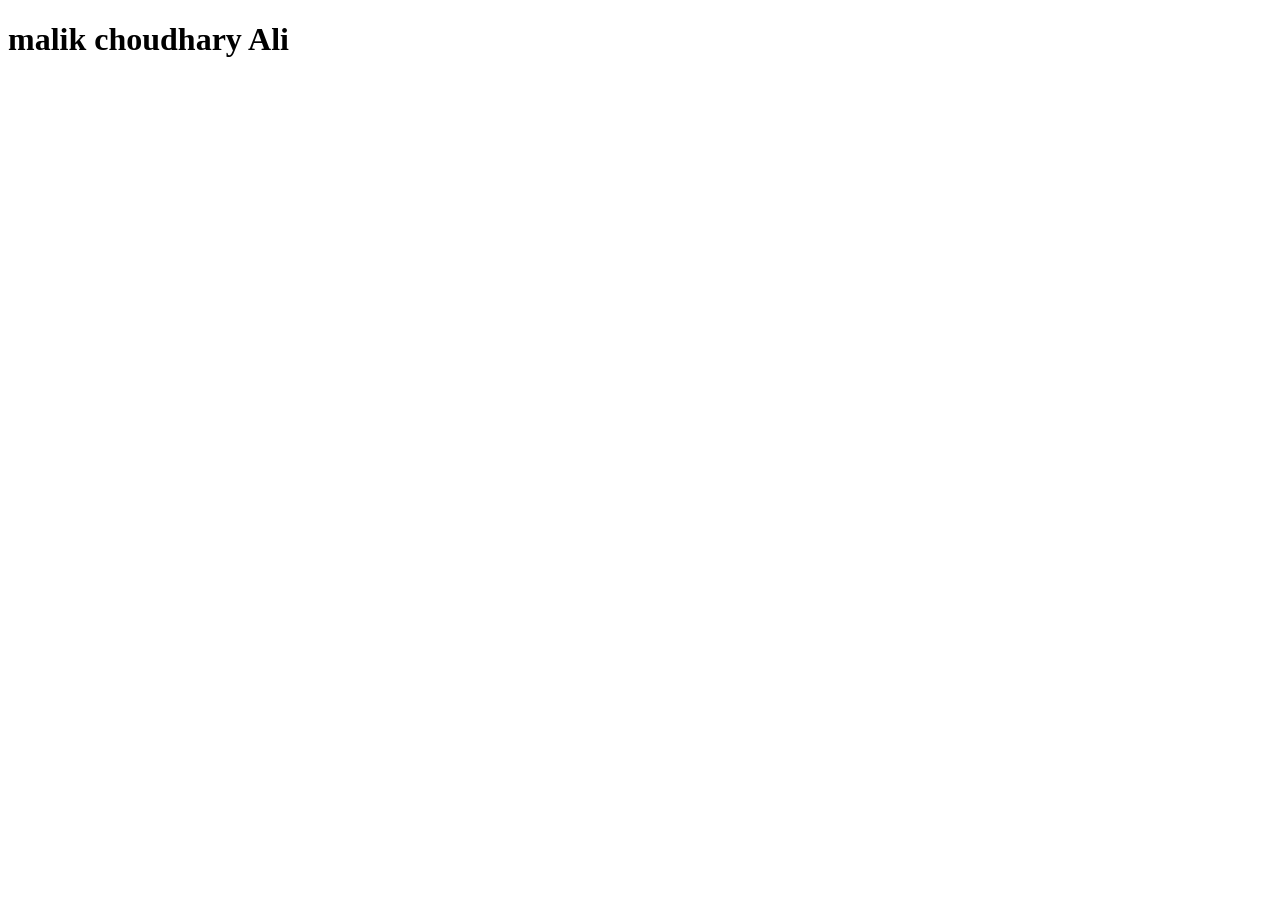
<file: admin_panel1/index.html>
<!DOCTYPE html>
<html lang="en">
<head>
    <meta charset="UTF-8">
    <meta name="viewport" content="width=device-width, initial-scale=1.0">
    <title>Document</title>
</head>
<body>
    <h1>malik choudhary Ali</h1>
</body>
</html>
</file>
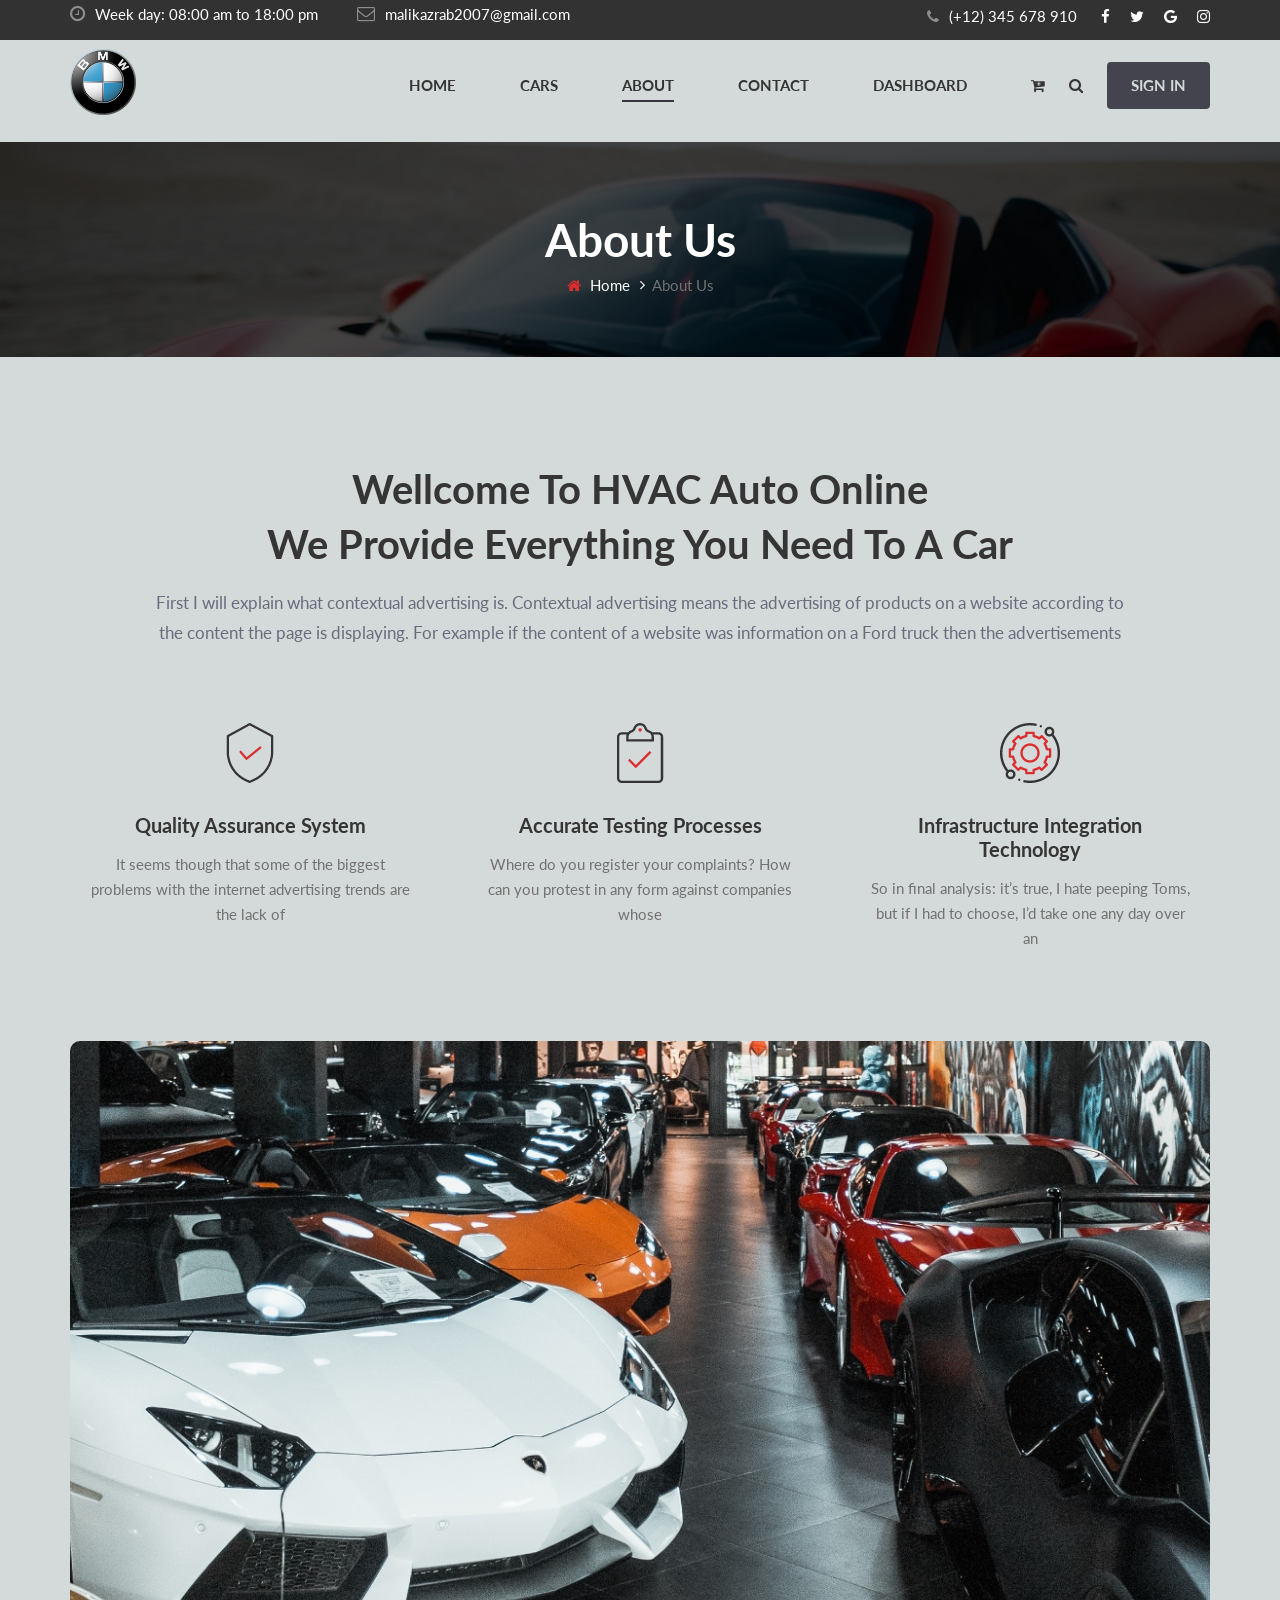
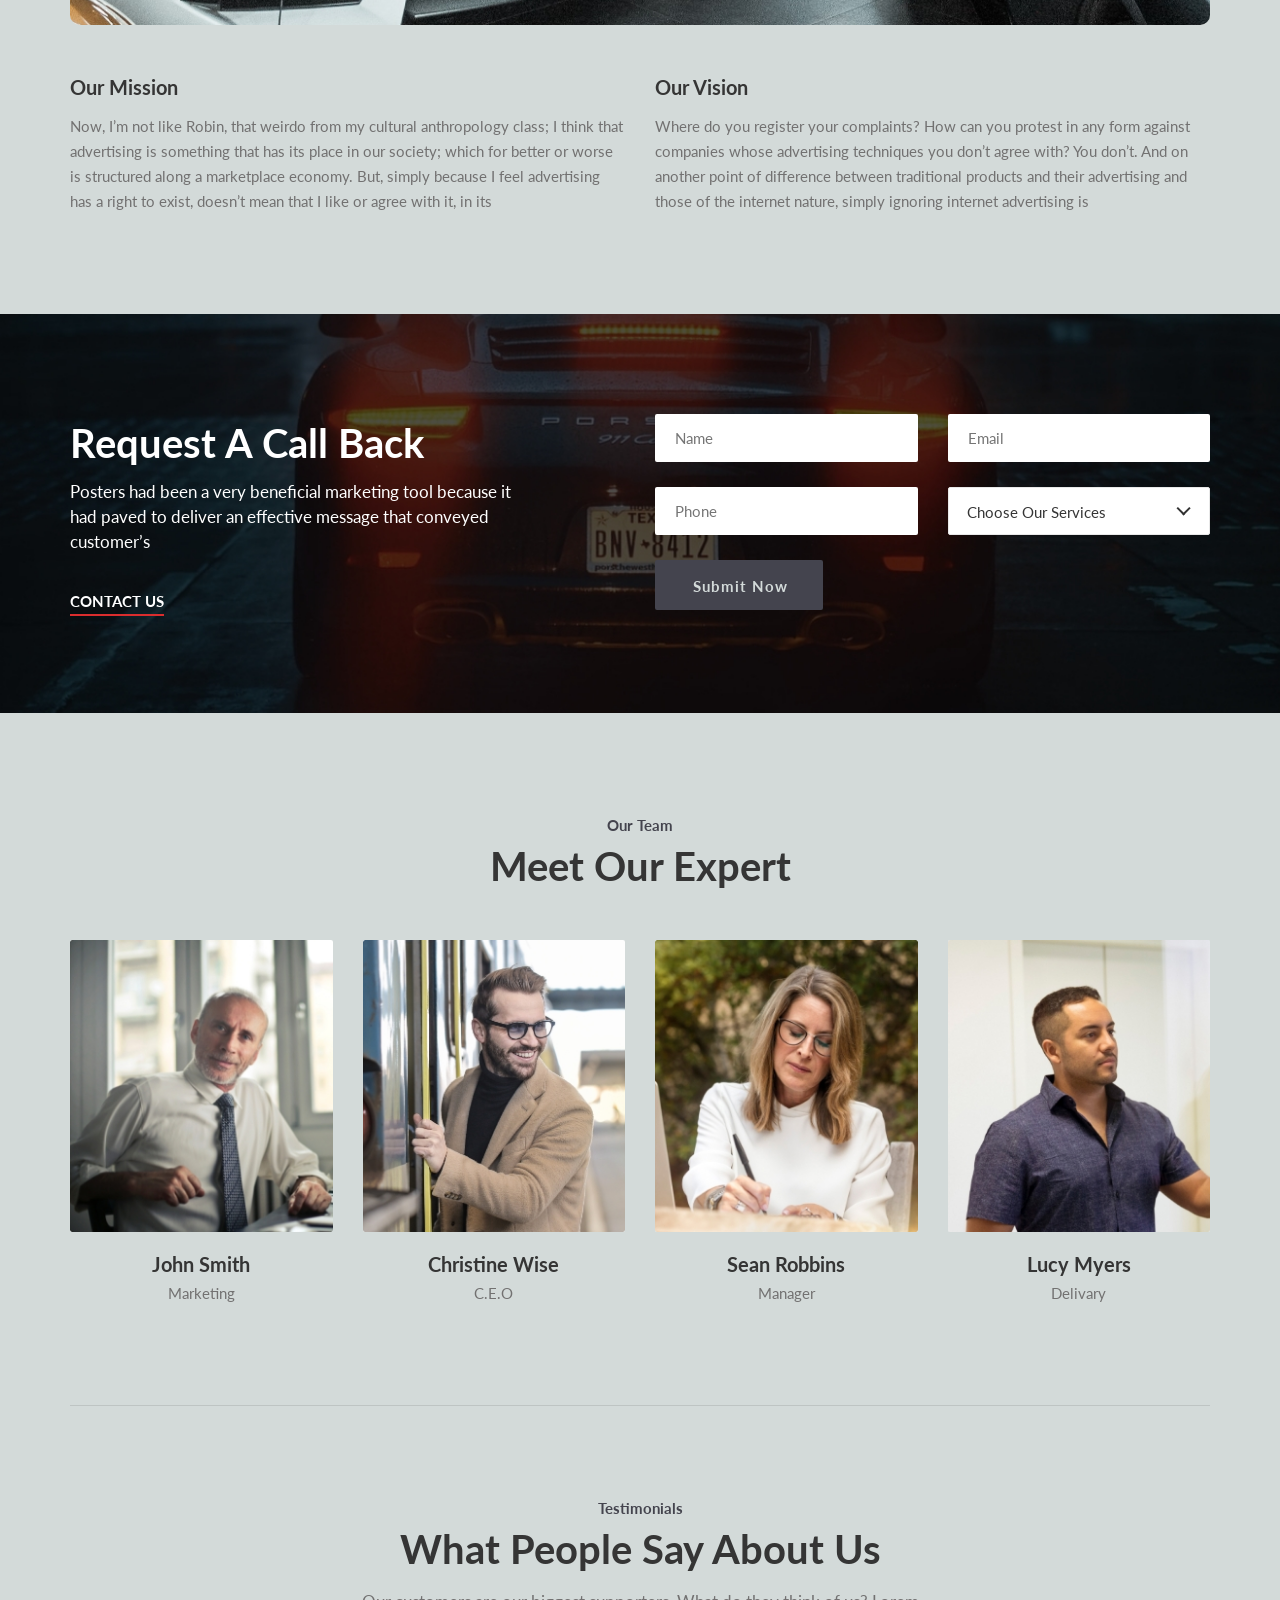
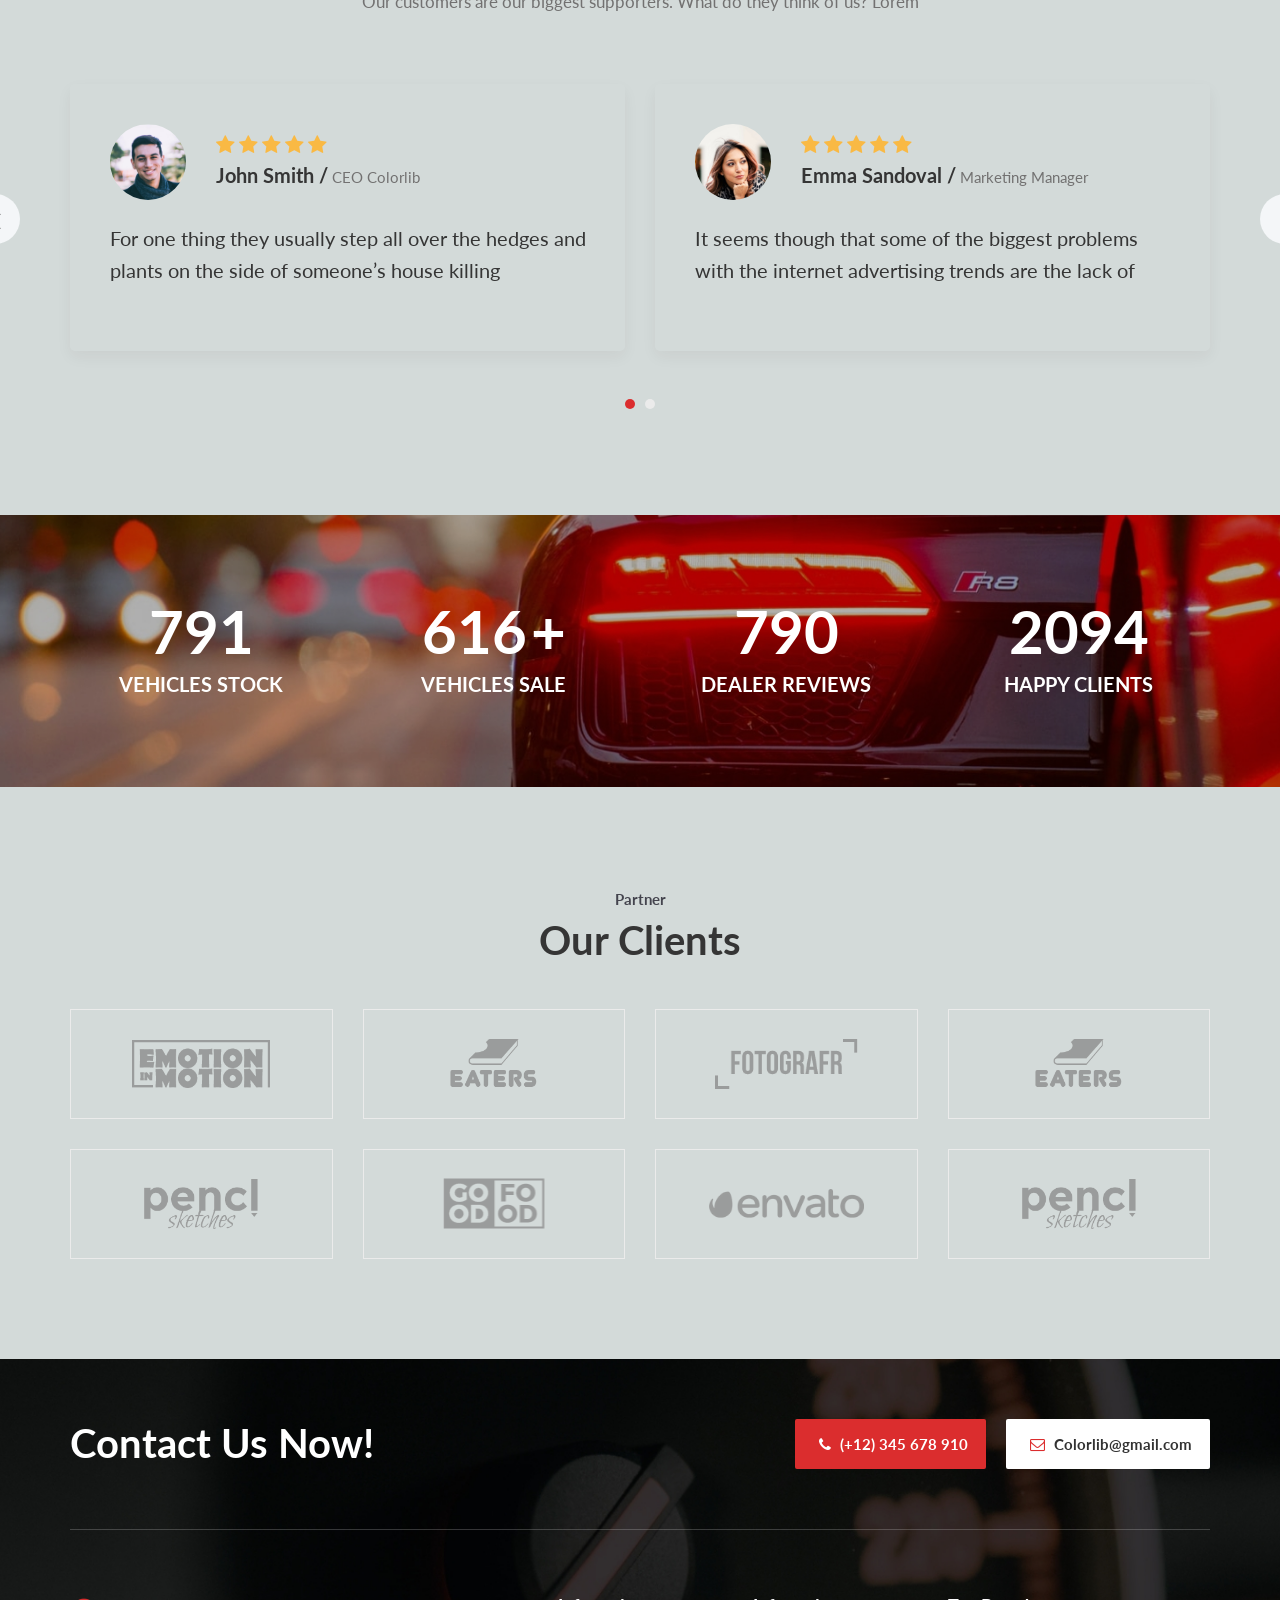
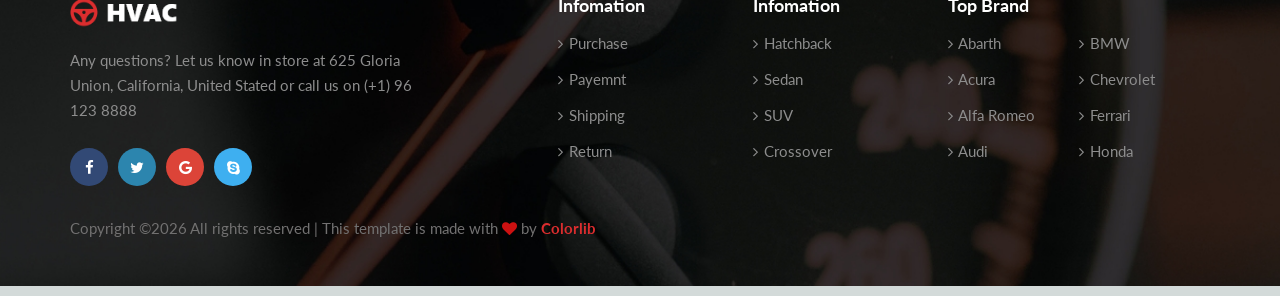
<file: about.html>
<!DOCTYPE html>
<html lang="zxx">

<head>
    <meta charset="UTF-8">
    <meta name="description" content="HVAC Template">
    <meta name="keywords" content="HVAC, unica, creative, html">
    <meta name="viewport" content="width=device-width, initial-scale=1.0">
    <meta http-equiv="X-UA-Compatible" content="ie=edge">
    <title>HVAC | Template</title>

    <!-- Google Font -->
    <link href="https://fonts.googleapis.com/css2?family=Lato:wght@300;400;700;900&display=swap" rel="stylesheet">

    <!-- Css Styles -->
    <link rel="stylesheet" href="css/bootstrap.min.css" type="text/css">
    <link rel="stylesheet" href="css/font-awesome.min.css" type="text/css">
    <link rel="stylesheet" href="css/elegant-icons.css" type="text/css">
    <link rel="stylesheet" href="css/nice-select.css" type="text/css">
    <link rel="stylesheet" href="css/magnific-popup.css" type="text/css">
    <link rel="stylesheet" href="css/jquery-ui.min.css" type="text/css">
    <link rel="stylesheet" href="css/owl.carousel.min.css" type="text/css">
    <link rel="stylesheet" href="css/slicknav.min.css" type="text/css">
    <link rel="stylesheet" href="css/style.css" type="text/css">
</head>

<body>
    <!-- Page Preloder -->
    <div id="preloder">
        <div class="loader"></div>
    </div>

    <!-- Offcanvas Menu Begin -->
    <div class="offcanvas-menu-overlay"></div>
    <div class="offcanvas-menu-wrapper">
        <div class="offcanvas__widget">
            <a href="#"><i class="fa fa-cart-plus"></i></a>
            <a href="#" class="search-switch"><i class="fa fa-search"></i></a>
            <a href="#" class="primary-btn">Add Car</a>
        </div>
        <div class="offcanvas__logo">
            <a href="./index.html"><img src="img/logo.png" alt=""></a>
        </div>
        <div id="mobile-menu-wrap"></div>
        <ul class="offcanvas__widget__add">
            <li><i class="fa fa-clock-o"></i> Week day: 08:00 am to 18:00 pm</li>
            <li><i class="fa fa-envelope-o"></i> malikazrab2007@gmail.com</li>
        </ul>
        <div class="offcanvas__phone__num">
            <i class="fa fa-phone"></i>
            <span>(+12) 345 678 910</span>
        </div>
        <div class="offcanvas__social">
            <a href="#"><i class="fa fa-facebook"></i></a>
            <a href="#"><i class="fa fa-twitter"></i></a>
            <a href="#"><i class="fa fa-google"></i></a>
            <a href="#"><i class="fa fa-instagram"></i></a>
        </div>
    </div>
    <!-- Offcanvas Menu End -->

    <!-- Header Section Begin -->
    <header class="header">
        <div class="header__top">
            <div class="container">
                <div class="row">
                    <div class="col-lg-7">
                        <ul class="header__top__widget">
                                <li><i class="fa fa-clock-o"></i> Week day: 08:00 am to 18:00 pm</li>
                                <li><i class="fa fa-envelope-o"></i> malikazrab2007@gmail.com</li>
                        </ul>
                    </div>
                    <div class="col-lg-5">
                        <div class="header__top__right">
                            <div class="header__top__phone">
                                <i class="fa fa-phone"></i>
                                <span>(+12) 345 678 910</span>
                            </div>
                            <div class="header__top__social">
                                <a href="#"><i class="fa fa-facebook"></i></a>
                                <a href="#"><i class="fa fa-twitter"></i></a>
                                <a href="#"><i class="fa fa-google"></i></a>
                                <a href="#"><i class="fa fa-instagram"></i></a>
                            </div>
                        </div>
                    </div>
                </div>
            </div>
        </div>
        <div class="container">
            <div class="row">
                <div class="col-lg-2">
                    <div class="header__logo">
                        <a href="./index.html"><img src="img/logobmw.webp" alt=""></a>
                    </div>
                </div>
                <div class="col-lg-10">
                    <div class="header__nav">
                        <nav class="header__menu">
                            <ul>
                                <li><a href="./index.html">Home</a></li>
                                <li><a href="./car.html">Cars</a></li>  
                                <li class="active"><a href="./about.html">About</a></li>
                                <li><a href="./contact.html">Contact</a></li>
                                <li><a href="#">Dashboard</a>
                                    <ul class="dropdown">
                                        <li><a href="#">User Dashboard</a></li>
                                        <li><a href="./adminlogin.html">Admin Dashboard</a></li>
                                    </ul>
                            </ul>
                        </nav>
                        <div class="header__nav__widget">
                            <div class="header__nav__widget__btn">
                                <a href="#"><i class="fa fa-cart-plus"></i></a>
                                <a href="#" class="search-switch"><i class="fa fa-search"></i></a>
                            </div>
                            <a href="./adminlogin.html" class="primary-btn rounded">SIGN IN</a>
                        </div>
                    </div>
                </div>
            </div>
            <div class="canvas__open">
                <span class="fa fa-bars"></span>
            </div>
        </div>
    </header>
    <!-- Header Section End -->

    <!-- Breadcrumb End -->
    <div class="breadcrumb-option set-bg" data-setbg="img/breadcrumb-bg.jpg">
        <div class="container">
            <div class="row">
                <div class="col-lg-12 text-center">
                    <div class="breadcrumb__text">
                        <h2>About Us</h2>
                        <div class="breadcrumb__links">
                            <a href="./index.html"><i class="fa fa-home"></i> Home</a>
                            <span>About Us</span>
                        </div>
                    </div>
                </div>
            </div>
        </div>
    </div>
    <!-- Breadcrumb Begin -->

    <!-- About Us Section Begin -->
    <section class="about spad">
        <div class="container">
            <div class="row">
                <div class="col-lg-12">
                    <div class="section-title about-title">
                        <h2>Wellcome To HVAC Auto Online <br />We Provide Everything You Need To A Car</h2>
                        <p>First I will explain what contextual advertising is. Contextual advertising means the
                            advertising of products on a website according to<br /> the content the page is displaying.
                            For example if the content of a website was information on a Ford truck then the
                            advertisements</p>
                    </div>
                </div>
            </div>
            <div class="about__feature">
                <div class="row">
                    <div class="col-lg-4 col-md-6 col-sm-6">
                        <div class="about__feature__item">
                            <img src="img/about/af-1.png" alt="">
                            <h5>Quality Assurance System</h5>
                            <p>It seems though that some of the biggest problems with the internet advertising trends
                                are the lack of</p>
                        </div>
                    </div>
                    <div class="col-lg-4 col-md-6 col-sm-6">
                        <div class="about__feature__item">
                            <img src="img/about/af-2.png" alt="">
                            <h5>Accurate Testing Processes</h5>
                            <p>Where do you register your complaints? How can you protest in any form against companies
                                whose</p>
                        </div>
                    </div>
                    <div class="col-lg-4 col-md-6 col-sm-6">
                        <div class="about__feature__item">
                            <img src="img/about/af-3.png" alt="">
                            <h5>Infrastructure Integration Technology</h5>
                            <p>So in final analysis: it’s true, I hate peeping Toms, but if I had to choose, I’d take
                                one any day over an</p>
                        </div>
                    </div>
                </div>
            </div>
            <div class="row">
                <div class="col-lg-12">
                    <div class="about__pic">
                        <img src="img/about/about-pic.jpg" alt="">
                    </div>
                </div>
                <div class="col-lg-6 col-md-6 col-sm-6">
                    <div class="about__item">
                        <h5>Our Mission</h5>
                        <p>Now, I’m not like Robin, that weirdo from my cultural anthropology class; I think that
                            advertising is something that has its place in our society; which for better or worse is
                            structured along a marketplace economy. But, simply because I feel advertising has a right
                            to exist, doesn’t mean that I like or agree with it, in its</p>
                    </div>
                </div>
                <div class="col-lg-6 col-md-6 col-sm-6">
                    <div class="about__item">
                        <h5>Our Vision</h5>
                        <p>Where do you register your complaints? How can you protest in any form against companies
                            whose advertising techniques you don’t agree with? You don’t. And on another point of
                            difference between traditional products and their advertising and those of the internet
                            nature, simply ignoring internet advertising is </p>
                    </div>
                </div>
            </div>
        </div>
    </section>
    <!-- About Us Section End -->

    <!-- Call Section Begin -->
    <section class="call spad set-bg" data-setbg="img/about/call-bg.jpg">
        <div class="container">
            <div class="row">
                <div class="col-lg-5 col-md-6">
                    <div class="call__text">
                        <div class="section-title">
                            <h2>Request A Call Back</h2>
                            <p>Posters had been a very beneficial marketing tool because it had paved to deliver an
                                effective message that conveyed customer’s</p>
                        </div>
                        <a href="./contact.html">Contact Us</a>
                    </div>
                </div>
                <div class="col-lg-6 offset-lg-1 col-md-6">
                    <form action="#" class="call__form">
                        <div class="row">
                            <div class="col-lg-6">
                                <input type="text" placeholder="Name">
                            </div>
                            <div class="col-lg-6">
                                <input type="text" placeholder="Email">
                            </div>
                            <div class="col-lg-6">
                                <input type="text" placeholder="Phone">
                            </div>
                            <div class="col-lg-6">
                                <select>
                                    <option value="">Choose Our Services</option>
                                    <option value="">Buy Cars</option>
                                    <option value="">Sell Cars</option>
                                    <option value="">Wash Cars</option>
                                </select>
                            </div>
                        </div>
                        <button type="submit" class="site-btn">Submit Now</button>
                    </form>
                </div>
            </div>
        </div>
    </section>
    <!-- Call Section End -->

    <!-- Team Section Begin -->
    <section class="team spad">
        <div class="container">
            <div class="row">
                <div class="col-lg-12">
                    <div class="section-title team-title">
                        <span>Our Team</span>
                        <h2>Meet Our Expert</h2>
                    </div>
                </div>
            </div>
            <div class="row">
                <div class="col-lg-3 col-sm-6">
                    <div class="team__item">
                        <div class="team__item__pic">
                            <img src="img/about/team-1.jpg" alt="">
                        </div>
                        <div class="team__item__text">
                            <h5>John Smith</h5>
                            <span>Marketing</span>
                        </div>
                    </div>
                </div>
                <div class="col-lg-3 col-sm-6">
                    <div class="team__item">
                        <div class="team__item__pic">
                            <img src="img/about/team-2.jpg" alt="">
                        </div>
                        <div class="team__item__text">
                            <h5>Christine Wise</h5>
                            <span>C.E.O</span>
                        </div>
                    </div>
                </div>
                <div class="col-lg-3 col-sm-6">
                    <div class="team__item">
                        <div class="team__item__pic">
                            <img src="img/about/team-3.jpg" alt="">
                        </div>
                        <div class="team__item__text">
                            <h5>Sean Robbins</h5>
                            <span>Manager</span>
                        </div>
                    </div>
                </div>
                <div class="col-lg-3 col-sm-6">
                    <div class="team__item">
                        <div class="team__item__pic">
                            <img src="img/about/team-4.jpg" alt="">
                        </div>
                        <div class="team__item__text">
                            <h5>Lucy Myers</h5>
                            <span>Delivary</span>
                        </div>
                    </div>
                </div>
            </div>
        </div>
    </section>
    <!-- Team Section End -->

    <!-- Testimonial Section Begin -->
    <section class="testimonial spad">
        <div class="container">
            <div class="row">
                <div class="col-lg-12">
                    <div class="section-title testimonial-title">
                        <span>Testimonials</span>
                        <h2>What People Say About Us</h2>
                        <p>Our customers are our biggest supporters. What do they think of us? Lorem</p>
                    </div>
                </div>
            </div>
            <div class="row">
                <div class="testimonial__slider owl-carousel">
                    <div class="col-lg-6">
                        <div class="testimonial__item">
                            <div class="testimonial__item__author">
                                <div class="testimonial__item__author__pic">
                                    <img src="img/testimonial/testimonial-1.png" alt="">
                                </div>
                                <div class="testimonial__item__author__text">
                                    <div class="rating">
                                        <i class="fa fa-star"></i>
                                        <i class="fa fa-star"></i>
                                        <i class="fa fa-star"></i>
                                        <i class="fa fa-star"></i>
                                        <i class="fa fa-star"></i>
                                    </div>
                                    <h5>John Smith /<span> CEO Colorlib</span></h5>
                                </div>
                            </div>
                            <p>For one thing they usually step all over the hedges and plants on the side of someone’s
                                house killing</p>
                        </div>
                    </div>
                    <div class="col-lg-6">
                        <div class="testimonial__item">
                            <div class="testimonial__item__author">
                                <div class="testimonial__item__author__pic">
                                    <img src="img/testimonial/testimonial-2.png" alt="">
                                </div>
                                <div class="testimonial__item__author__text">
                                    <div class="rating">
                                        <i class="fa fa-star"></i>
                                        <i class="fa fa-star"></i>
                                        <i class="fa fa-star"></i>
                                        <i class="fa fa-star"></i>
                                        <i class="fa fa-star"></i>
                                    </div>
                                    <h5>Emma Sandoval /<span> Marketing Manager</span></h5>
                                </div>
                            </div>
                            <p>It seems though that some of the biggest problems with the internet advertising trends
                                are the lack of</p>
                        </div>
                    </div>
                    <div class="col-lg-6">
                        <div class="testimonial__item">
                            <div class="testimonial__item__author">
                                <div class="testimonial__item__author__pic">
                                    <img src="img/testimonial/testimonial-1.png" alt="">
                                </div>
                                <div class="testimonial__item__author__text">
                                    <div class="rating">
                                        <i class="fa fa-star"></i>
                                        <i class="fa fa-star"></i>
                                        <i class="fa fa-star"></i>
                                        <i class="fa fa-star"></i>
                                        <i class="fa fa-star"></i>
                                    </div>
                                    <h5>John Smith /<span> CEO Colorlib</span></h5>
                                </div>
                            </div>
                            <p>For one thing they usually step all over the hedges and plants on the side of someone’s
                                house killing</p>
                        </div>
                    </div>
                    <div class="col-lg-6">
                        <div class="testimonial__item">
                            <div class="testimonial__item__author">
                                <div class="testimonial__item__author__pic">
                                    <img src="img/testimonial/testimonial-2.png" alt="">
                                </div>
                                <div class="testimonial__item__author__text">
                                    <div class="rating">
                                        <i class="fa fa-star"></i>
                                        <i class="fa fa-star"></i>
                                        <i class="fa fa-star"></i>
                                        <i class="fa fa-star"></i>
                                        <i class="fa fa-star"></i>
                                    </div>
                                    <h5>Emma Sandoval /<span> Marketing Manager</span></h5>
                                </div>
                            </div>
                            <p>It seems though that some of the biggest problems with the internet advertising trends
                                are the lack of</p>
                        </div>
                    </div>
                </div>
            </div>
        </div>
    </section>
    <!-- Testimonial Section End -->

    <!-- Counter Begin -->
    <div class="counter spad set-bg" data-setbg="img/counter-bg.jpg">
        <div class="container">
            <div class="row">
                <div class="col-lg-3 col-md-6 col-sm-6">
                    <div class="counter__item">
                        <h2 class="counter-num">1922</h2>
                        <p>Vehicles Stock</p>
                    </div>
                </div>
                <div class="col-lg-3 col-md-6 col-sm-6">
                    <div class="counter__item">
                        <h2 class="counter-num">1500</h2>
                        <strong>+</strong>
                        <p>Vehicles Sale</p>
                    </div>
                </div>
                <div class="col-lg-3 col-md-6 col-sm-6">
                    <div class="counter__item">
                        <h2 class="counter-num">1922</h2>
                        <p>Dealer Reviews</p>
                    </div>
                </div>
                <div class="col-lg-3 col-md-6 col-sm-6">
                    <div class="counter__item">
                        <h2 class="counter-num">5100</h2>
                        <p>Happy Clients</p>
                    </div>
                </div>
            </div>
        </div>
    </div>
    <!-- Counter End -->

    <!-- Clients Begin -->
    <div class="clients spad">
        <div class="container">
            <div class="row">
                <div class="col-lg-12">
                    <div class="section-title client-title">
                        <span>Partner</span>
                        <h2>Our Clients</h2>
                    </div>
                </div>
            </div>
            <div class="row">
                <div class="col-lg-3 col-md-4 col-sm-6">
                    <a href="#" class="client__item">
                        <img src="img/clients/client-1.png" alt="">
                    </a>
                </div>
                <div class="col-lg-3 col-md-4 col-sm-6">
                    <a href="#" class="client__item">
                        <img src="img/clients/client-2.png" alt="">
                    </a>
                </div>
                <div class="col-lg-3 col-md-4 col-sm-6">
                    <a href="#" class="client__item">
                        <img src="img/clients/client-3.png" alt="">
                    </a>
                </div>
                <div class="col-lg-3 col-md-4 col-sm-6">
                    <a href="#" class="client__item">
                        <img src="img/clients/client-2.png" alt="">
                    </a>
                </div>
                <div class="col-lg-3 col-md-4 col-sm-6">
                    <a href="#" class="client__item">
                        <img src="img/clients/client-4.png" alt="">
                    </a>
                </div>
                <div class="col-lg-3 col-md-4 col-sm-6">
                    <a href="#" class="client__item">
                        <img src="img/clients/client-5.png" alt="">
                    </a>
                </div>
                <div class="col-lg-3 col-md-4 col-sm-6">
                    <a href="#" class="client__item">
                        <img src="img/clients/client-6.png" alt="">
                    </a>
                </div>
                <div class="col-lg-3 col-md-4 col-sm-6">
                    <a href="#" class="client__item">
                        <img src="img/clients/client-7.png" alt="">
                    </a>
                </div>
            </div>
        </div>
    </div>
    <!-- Clients End -->

    <!-- Footer Section Begin -->
    <footer class="footer set-bg" data-setbg="img/footer-bg.jpg">
        <div class="container">
            <div class="footer__contact">
                <div class="row">
                    <div class="col-lg-6 col-md-6">
                        <div class="footer__contact__title">
                            <h2>Contact Us Now!</h2>
                        </div>
                    </div>
                    <div class="col-lg-6 col-md-6">
                        <div class="footer__contact__option">
                            <div class="option__item"><i class="fa fa-phone"></i> (+12) 345 678 910</div>
                            <div class="option__item email"><i class="fa fa-envelope-o"></i> Colorlib@gmail.com</div>
                        </div>
                    </div>
                </div>
            </div>
            <div class="row">
                <div class="col-lg-4 col-md-4">
                    <div class="footer__about">
                        <div class="footer__logo">
                            <a href="#"><img src="img/footer-logo.png" alt=""></a>
                        </div>
                        <p>Any questions? Let us know in store at 625 Gloria Union, California, United Stated or call us
                            on (+1) 96 123 8888</p>
                        <div class="footer__social">
                            <a href="#" class="facebook"><i class="fa fa-facebook"></i></a>
                            <a href="#" class="twitter"><i class="fa fa-twitter"></i></a>
                            <a href="#" class="google"><i class="fa fa-google"></i></a>
                            <a href="#" class="skype"><i class="fa fa-skype"></i></a>
                        </div>
                    </div>
                </div>
                <div class="col-lg-2 offset-lg-1 col-md-3">
                    <div class="footer__widget">
                        <h5>Infomation</h5>
                        <ul>
                            <li><a href="#"><i class="fa fa-angle-right"></i> Purchase</a></li>
                            <li><a href="#"><i class="fa fa-angle-right"></i> Payemnt</a></li>
                            <li><a href="#"><i class="fa fa-angle-right"></i> Shipping</a></li>
                            <li><a href="#"><i class="fa fa-angle-right"></i> Return</a></li>
                        </ul>
                    </div>
                </div>
                <div class="col-lg-2 col-md-3">
                    <div class="footer__widget">
                        <h5>Infomation</h5>
                        <ul>
                            <li><a href="#"><i class="fa fa-angle-right"></i> Hatchback</a></li>
                            <li><a href="#"><i class="fa fa-angle-right"></i> Sedan</a></li>
                            <li><a href="#"><i class="fa fa-angle-right"></i> SUV</a></li>
                            <li><a href="#"><i class="fa fa-angle-right"></i> Crossover</a></li>
                        </ul>
                    </div>
                </div>
                <div class="col-lg-3 col-md-6">
                    <div class="footer__brand">
                        <h5>Top Brand</h5>
                        <ul>
                            <li><a href="#"><i class="fa fa-angle-right"></i> Abarth</a></li>
                            <li><a href="#"><i class="fa fa-angle-right"></i> Acura</a></li>
                            <li><a href="#"><i class="fa fa-angle-right"></i> Alfa Romeo</a></li>
                            <li><a href="#"><i class="fa fa-angle-right"></i> Audi</a></li>
                        </ul>
                        <ul>
                            <li><a href="#"><i class="fa fa-angle-right"></i> BMW</a></li>
                            <li><a href="#"><i class="fa fa-angle-right"></i> Chevrolet</a></li>
                            <li><a href="#"><i class="fa fa-angle-right"></i> Ferrari</a></li>
                            <li><a href="#"><i class="fa fa-angle-right"></i> Honda</a></li>
                        </ul>
                    </div>
                </div>
            </div>
            <!-- Link back to Colorlib can't be removed. Template is licensed under CC BY 3.0. -->
            <div class="footer__copyright__text">
                <p>Copyright &copy;<script>document.write(new Date().getFullYear());</script> All rights reserved | This template is made with <i class="fa fa-heart" aria-hidden="true"></i> by <a href="https://colorlib.com" target="_blank">Colorlib</a></p>
            </div>
            <!-- Link back to Colorlib can't be removed. Template is licensed under CC BY 3.0. -->
        </div>
    </footer>
    <!-- Footer Section End -->

    <!-- Search Begin -->
    <div class="search-model">
        <div class="h-100 d-flex align-items-center justify-content-center">
            <div class="search-close-switch">+</div>
            <form class="search-model-form">
                <input type="text" id="search-input" placeholder="Search here.....">
            </form>
        </div>
    </div>
    <!-- Search End -->

    <!-- Js Plugins -->
    <script src="js/jquery-3.3.1.min.js"></script>
    <script src="js/bootstrap.min.js"></script>
    <script src="js/jquery.nice-select.min.js"></script>
    <script src="js/jquery-ui.min.js"></script>
    <script src="js/jquery.magnific-popup.min.js"></script>
    <script src="js/mixitup.min.js"></script>
    <script src="js/jquery.slicknav.js"></script>
    <script src="js/owl.carousel.min.js"></script>
    <script src="js/main.js"></script>
</body>

</html>
</file>
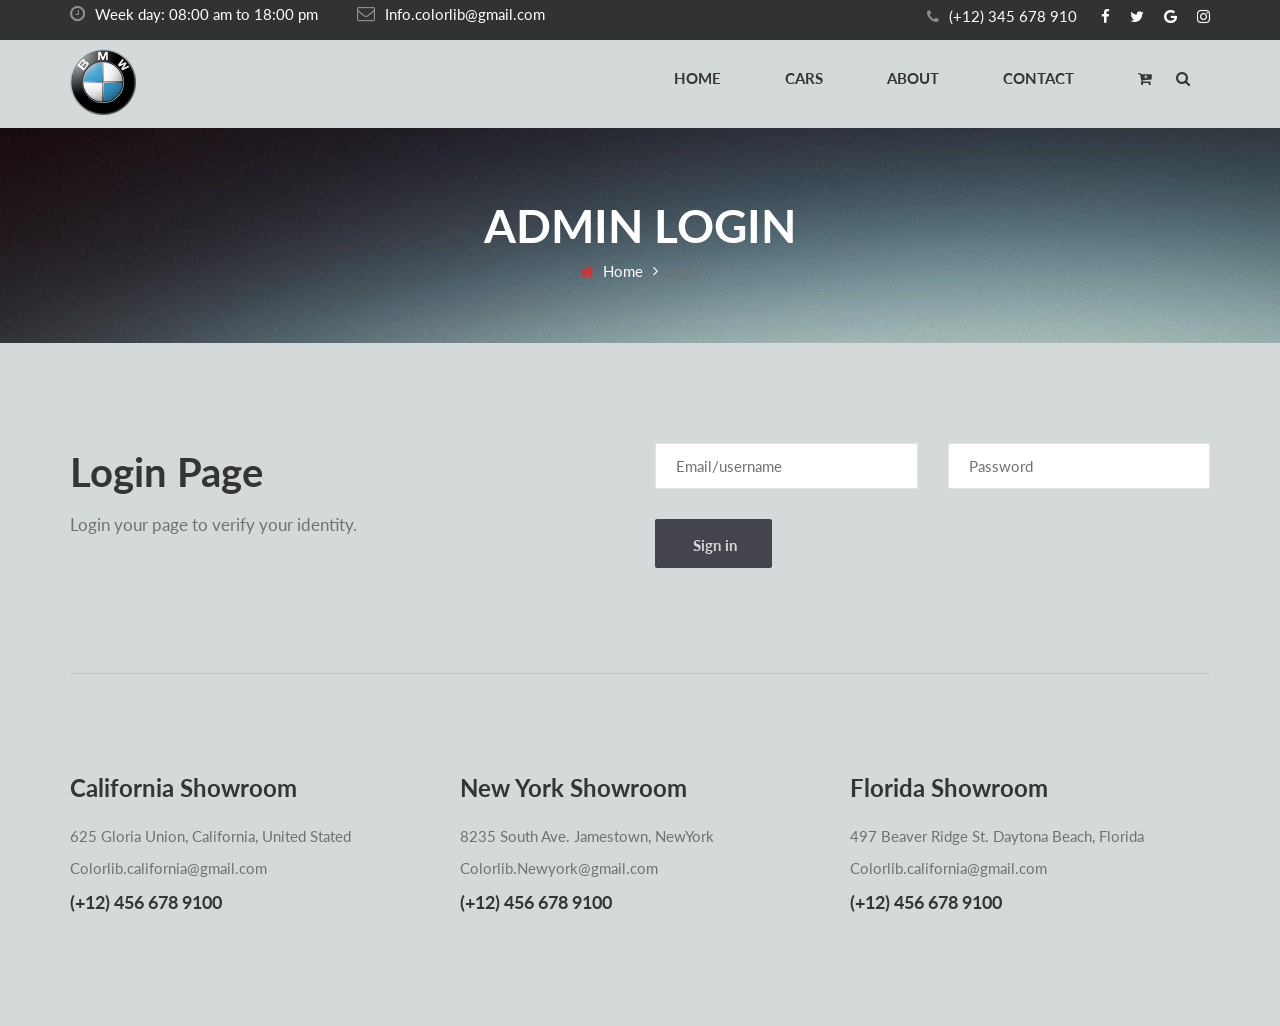
<file: adminlogin.html>
<!DOCTYPE html>
<html lang="zxx">

<head>
    <meta charset="UTF-8">
    <meta name="description" content="HVAC Template">
    <meta name="keywords" content="HVAC, unica, creative, html">
    <meta name="viewport" content="width=device-width, initial-scale=1.0">
    <meta http-equiv="X-UA-Compatible" content="ie=edge">
    <title>Admin Login</title>

    <!-- Google Font -->
    <link href="https://fonts.googleapis.com/css2?family=Lato:wght@300;400;700;900&display=swap" rel="stylesheet">

    <!-- Css Styles -->
    <link rel="stylesheet" href="css/bootstrap.min.css" type="text/css">
    <link rel="stylesheet" href="css/font-awesome.min.css" type="text/css">
    <link rel="stylesheet" href="css/elegant-icons.css" type="text/css">
    <link rel="stylesheet" href="css/nice-select.css" type="text/css">
    <link rel="stylesheet" href="css/magnific-popup.css" type="text/css">
    <link rel="stylesheet" href="css/jquery-ui.min.css" type="text/css">
    <link rel="stylesheet" href="css/owl.carousel.min.css" type="text/css">
    <link rel="stylesheet" href="css/slicknav.min.css" type="text/css">
    <link rel="stylesheet" href="css/style.css" type="text/css">
</head>

<body>
    <!-- Page Preloder -->
    <div id="preloder">
        <div class="loader"></div>
    </div>

    <!-- Offcanvas Menu Begin -->
    <div class="offcanvas-menu-overlay"></div>
    <div class="offcanvas-menu-wrapper">
        <div class="offcanvas__widget">
            <a href="#"><i class="fa fa-cart-plus"></i></a>
            <a href="#" class="search-switch"><i class="fa fa-search"></i></a>
        </div>
        <div class="offcanvas__logo">
            <a href="./index.html"><img src="img/logobmw.webp" alt=""></a>
        </div>
        <nav class="offcanvas__menu mobile-menu">
            <ul>
                <li class="active"><a href="./index.html">Home</a></li>
                <li><a href="./car.html">Cars</a></li>
                <li><a href="./about.html">About</a></li>
                <li><a href="./contact.html">Contact</a></li>
                <li><a href="./login.html">Login</a></li>
            </ul>
        </nav>
        <div id="mobile-menu-wrap"></div>
        <ul class="offcanvas__widget__add">
            <li><i class="fa fa-clock-o"></i> Week day: 08:00 am to 18:00 pm</li>
            <li><i class="fa fa-envelope-o"></i> malikazrab2007@gmail.com</li>
        </ul>
        <div class="offcanvas__phone__num">
            <i class="fa fa-phone"></i>
            <span>(+12) 345 678 910</span>
        </div>
        <div class="offcanvas__social">
            <a href="#"><i class="fa fa-facebook"></i></a>
            <a href="#"><i class="fa fa-twitter"></i></a>
            <a href="#"><i class="fa fa-google"></i></a>
            <a href="#"><i class="fa fa-instagram"></i></a>
        </div>
    </div>
    <!-- Offcanvas Menu End -->

    <!-- Header Section Begin -->
    <header class="header">
        <div class="header__top">
            <div class="container">
                <div class="row">
                    <div class="col-lg-7">
                        <ul class="header__top__widget">
                            <li><i class="fa fa-clock-o"></i> Week day: 08:00 am to 18:00 pm</li>
                            <li><i class="fa fa-envelope-o"></i> Info.colorlib@gmail.com</li>
                        </ul>
                    </div>
                    <div class="col-lg-5">
                        <div class="header__top__right">
                            <div class="header__top__phone">
                                <i class="fa fa-phone"></i>
                                <span>(+12) 345 678 910</span>
                            </div>
                            <div class="header__top__social">
                                <a href="#"><i class="fa fa-facebook"></i></a>
                                <a href="#"><i class="fa fa-twitter"></i></a>
                                <a href="#"><i class="fa fa-google"></i></a>
                                <a href="#"><i class="fa fa-instagram"></i></a>
                            </div>
                        </div>
                    </div>
                </div>
            </div>
        </div>
        <div class="container">
            <div class="row">
                <div class="col-lg-2">
                    <div class="header__logo">
                        <a href="./index.html"><img src="img/logobmw.webp" alt=""></a>
                    </div>
                </div>
                <div class="col-lg-10">
                    <div class="header__nav">
                        <nav class="header__menu">
                            <ul>
                                <li><a href="./index.html">Home</a></li>
                                <li><a href="./car.html">Cars</a></li>
                                <li><a href="./about.html">About</a></li>
                                <li><a href="./contact.html">Contact</a></li>
                            </ul>
                        </nav>
                        <div class="header__nav__widget">
                            <div class="header__nav__widget__btn">
                                <a href="#"><i class="fa fa-cart-plus"></i></a>
                                <a href="#" class="search-switch"><i class="fa fa-search"></i></a>
                            </div>
                        </div>
                    </div>
                </div>
            </div>
            <div class="canvas__open">
                <span class="fa fa-bars"></span>
            </div>
        </div>
    </header>
    <!-- Header Section End -->

    <!-- Breadcrumb End -->
    <div class="breadcrumb-option set-bg" data-setbg="img/bg-bmw.jpg">
        <div class="container">
            <div class="row">
                <div class="col-lg-12 text-center">
                    <div class="breadcrumb__text">
                        <h2>ADMIN LOGIN</h2>
                        <div class="breadcrumb__links">
                            <a href="./index.html"><i class="fa fa-home"></i> Home</a>
                            <span>Login</span>
                        </div>
                    </div>
                </div>
            </div>
        </div>
    </div>
    <!-- Breadcrumb Begin -->

    <!-- Contact Section Begin -->
    <section class="contact spad">
        <div class="container">
            <div class="row">
                <div class="col-lg-6 col-md-6">
                    <div class="contact__text">
                        <div class="section-title">
                            <h2>Login Page</h2>
                            <p>Login your page to verify your identity.</p>
                        </div>
                        <!-- <ul>
                            <li><span>Weekday</span> 08:00 am to 18:00 pm</li>
                            <li><span>Saturday:</span> 10:00 am to 16:00 pm</li>
                            <li><span>Sunday:</span> Closed</li>
                        </ul> -->
                    </div>
                </div>
                <div class="col-lg-6 col-md-6">
                    <div class="contact__form">
                        <form action="#">
                            <div class="row">
                                <div class="col-lg-6">
                                    <input type="text" placeholder="Email/username" required>
                                </div>
                                <div class="col-lg-6">
                                    <input type="password" placeholder="Password" required>     
                                </div>
                            </div>
                            <a href="./admin_panel1/adminpanel.html" class="site-btn">Sign in</a>
                        </form>
                    </div>
                </div>
            </div>
        </div>
    </section>
    <!-- Contact Section End -->

    <!-- Contact Address Begin -->
    <div class="contact-address">
        <div class="container">
            <div class="contact__address__text">
                <div class="row">
                    <div class="col-lg-4 col-md-6 col-sm-6">
                        <div class="contact__address__item">
                            <h4>California Showroom</h4>
                            <p>625 Gloria Union, California, United Stated Colorlib.california@gmail.com</p>
                            <span>(+12) 456 678 9100</span>
                        </div>
                    </div>
                    <div class="col-lg-4 col-md-6 col-sm-6">
                        <div class="contact__address__item">
                            <h4>New York Showroom</h4>
                            <p>8235 South Ave. Jamestown, NewYork Colorlib.Newyork@gmail.com</p>
                            <span>(+12) 456 678 9100</span>
                        </div>
                    </div>
                    <div class="col-lg-4 col-md-6 col-sm-6">
                        <div class="contact__address__item">
                            <h4>Florida Showroom</h4>
                            <p>497 Beaver Ridge St. Daytona Beach, Florida Colorlib.california@gmail.com</p>
                            <span>(+12) 456 678 9100</span>
                        </div>
                    </div>
                </div>
            </div>
        </div>
    </div>
    <!-- Contact Address End -->

    <!-- Footer Section Begin -->
    <!-- <footer class="footer set-bg" data-setbg="img/footer-bg.jpg">
        <div class="container">
            <div class="footer__contact">
                <div class="row">
                    <div class="col-lg-6 col-md-6">
                        <div class="footer__contact__title">
                            <h2>Contact Us Now!</h2>
                        </div>
                    </div>
                    <div class="col-lg-6 col-md-6">
                        <div class="footer__contact__option">
                            <div class="option__item"><i class="fa fa-phone"></i> (+12) 345 678 910</div>
                            <div class="option__item email"><i class="fa fa-envelope-o"></i> Colorlib@gmail.com</div>
                        </div>
                    </div>
                </div>
            </div>
            <div class="row">
                <div class="col-lg-4 col-md-4">
                    <div class="footer__about">
                        <div class="footer__logo">
                            <a href="#"><img src="img/footer-logo.png" alt=""></a>
                        </div>
                        <p>Any questions? Let us know in store at 625 Gloria Union, California, United Stated or call us
                            on (+1) 96 123 8888</p>
                        <div class="footer__social">
                            <a href="#" class="facebook"><i class="fa fa-facebook"></i></a>
                            <a href="#" class="twitter"><i class="fa fa-twitter"></i></a>
                            <a href="#" class="google"><i class="fa fa-google"></i></a>
                            <a href="#" class="skype"><i class="fa fa-skype"></i></a>
                        </div>
                        <p class="footer__copyright__text">Copyright &copy; <script>
                                document.write(new Date().getFullYear());
                            </script> <a href="#">Colorlib</a></p>
                    </div>
                </div>
                <div class="col-lg-2 offset-lg-1 col-md-3">
                    <div class="footer__widget">
                        <h5>Infomation</h5>
                        <ul>
                            <li><a href="#"><i class="fa fa-angle-right"></i> Purchase</a></li>
                            <li><a href="#"><i class="fa fa-angle-right"></i> Payemnt</a></li>
                            <li><a href="#"><i class="fa fa-angle-right"></i> Shipping</a></li>
                            <li><a href="#"><i class="fa fa-angle-right"></i> Return</a></li>
                        </ul>
                    </div>
                </div>
                <div class="col-lg-2 col-md-3">
                    <div class="footer__widget">
                        <h5>Infomation</h5>
                        <ul>
                            <li><a href="#"><i class="fa fa-angle-right"></i> Hatchback</a></li>
                            <li><a href="#"><i class="fa fa-angle-right"></i> Sedan</a></li>
                            <li><a href="#"><i class="fa fa-angle-right"></i> SUV</a></li>
                            <li><a href="#"><i class="fa fa-angle-right"></i> Crossover</a></li>
                        </ul>
                    </div>
                </div>
                <div class="col-lg-3 col-md-6">
                    <div class="footer__brand">
                        <h5>Top Brand</h5>
                        <ul>
                            <li><a href="#"><i class="fa fa-angle-right"></i> Abarth</a></li>
                            <li><a href="#"><i class="fa fa-angle-right"></i> Acura</a></li>
                            <li><a href="#"><i class="fa fa-angle-right"></i> Alfa Romeo</a></li>
                            <li><a href="#"><i class="fa fa-angle-right"></i> Audi</a></li>
                        </ul>
                        <ul>
                            <li><a href="#"><i class="fa fa-angle-right"></i> BMW</a></li>
                            <li><a href="#"><i class="fa fa-angle-right"></i> Chevrolet</a></li>
                            <li><a href="#"><i class="fa fa-angle-right"></i> Ferrari</a></li>
                            <li><a href="#"><i class="fa fa-angle-right"></i> Honda</a></li>
                        </ul>
                    </div>
                </div>
            </div>
        </div>
    </footer> -->   
    <!-- Footer Section End -->

    <!-- Search Begin -->
    <div class="search-model">
        <div class="h-100 d-flex align-items-center justify-content-center">
            <div class="search-close-switch">+</div>
            <form class="search-model-form">
                <input type="text" id="search-input" placeholder="Search here.....">
            </form>
        </div>
    </div>
    <!-- Search End -->

    <!-- Js Plugins -->
    <script src="js/jquery-3.3.1.min.js"></script>
    <script src="js/bootstrap.min.js"></script>
    <script src="js/jquery.nice-select.min.js"></script>
    <script src="js/jquery-ui.min.js"></script>
    <script src="js/jquery.magnific-popup.min.js"></script>
    <script src="js/mixitup.min.js"></script>
    <script src="js/jquery.slicknav.js"></script>
    <script src="js/owl.carousel.min.js"></script>
    <script src="js/main.js"></script>
</body>

</html>
</file>
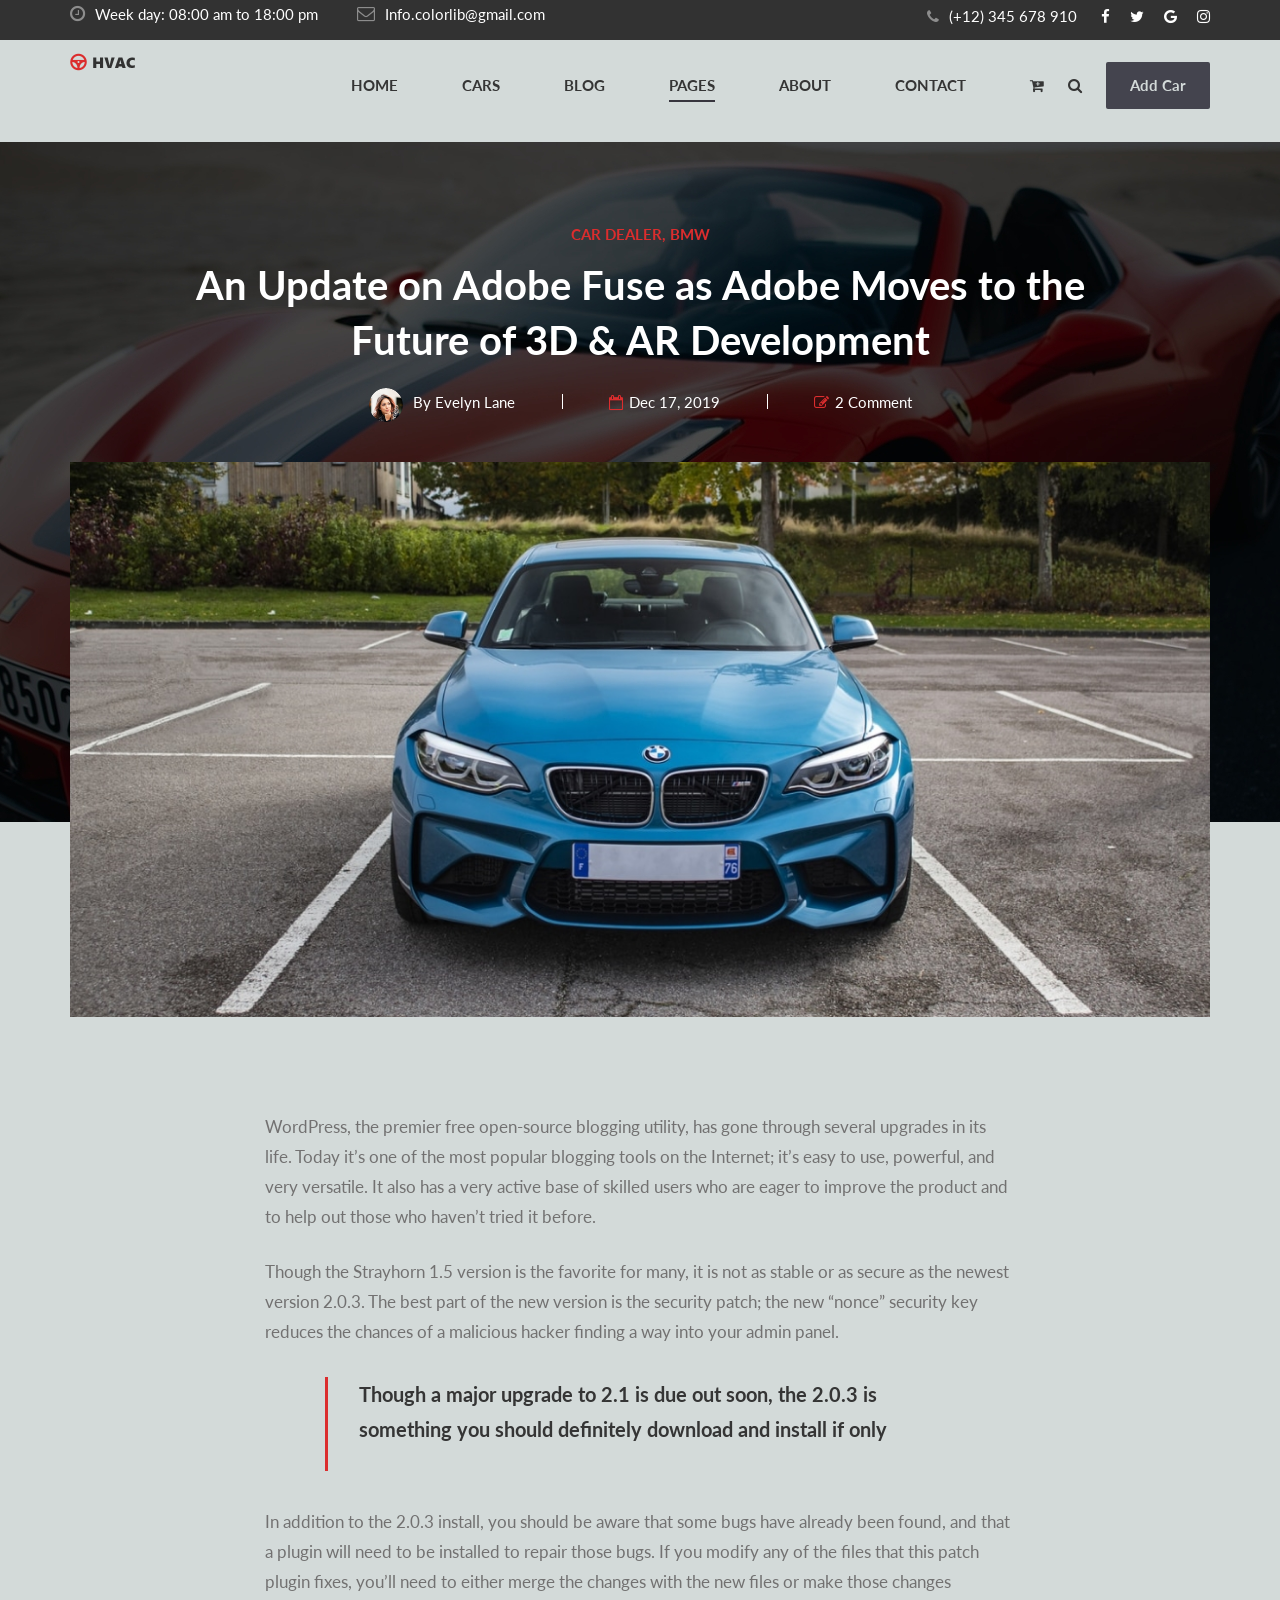
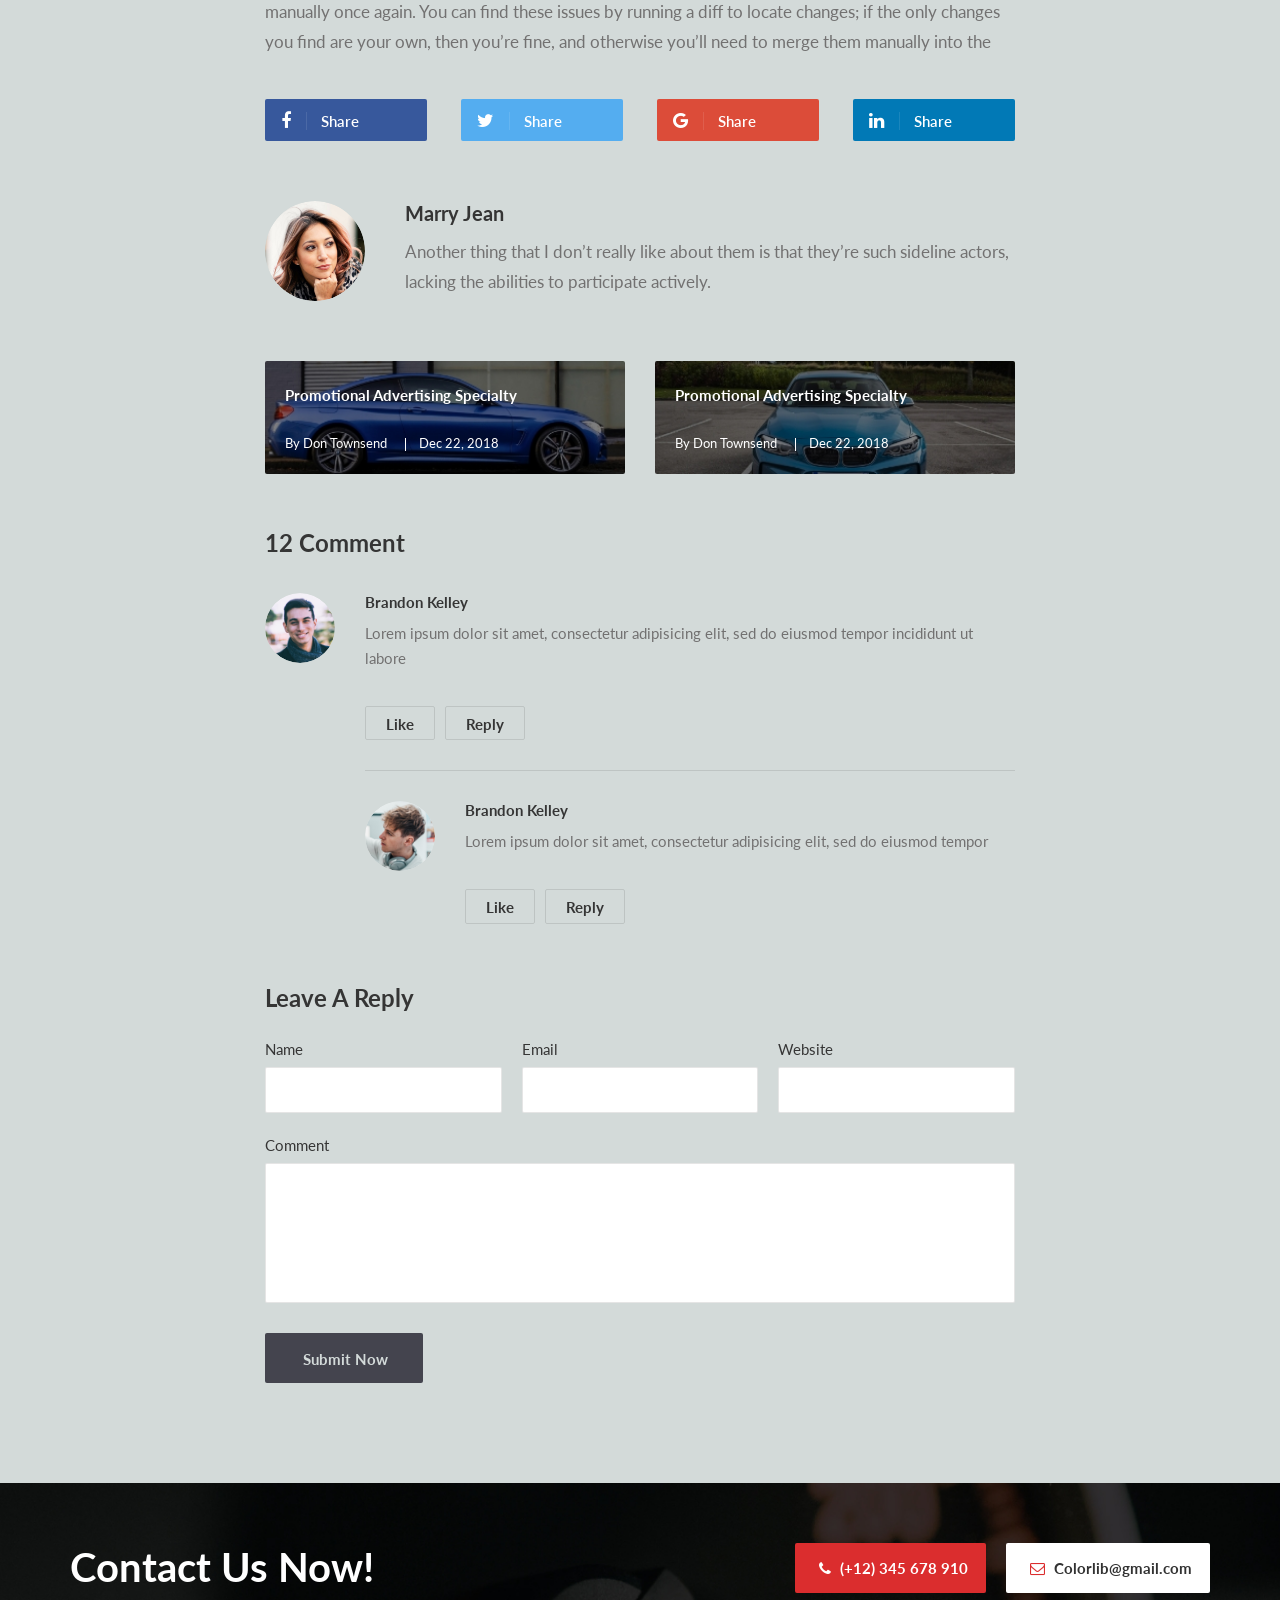
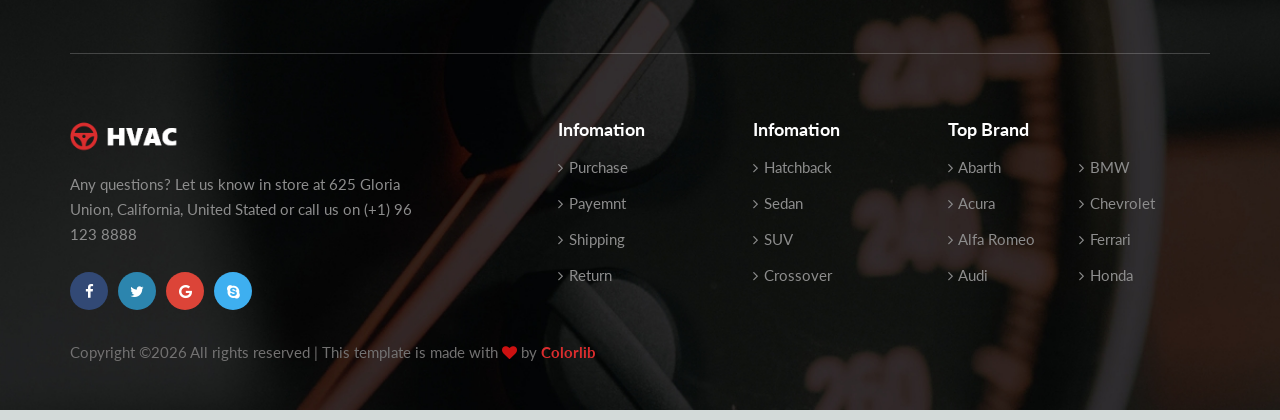
<file: blog-details.html>
<!DOCTYPE html>
<html lang="zxx">

<head>
    <meta charset="UTF-8">
    <meta name="description" content="HVAC Template">
    <meta name="keywords" content="HVAC, unica, creative, html">
    <meta name="viewport" content="width=device-width, initial-scale=1.0">
    <meta http-equiv="X-UA-Compatible" content="ie=edge">
    <title>HVAC | Template</title>

    <!-- Google Font -->
    <link href="https://fonts.googleapis.com/css2?family=Lato:wght@300;400;700;900&display=swap" rel="stylesheet">

    <!-- Css Styles -->
    <link rel="stylesheet" href="css/bootstrap.min.css" type="text/css">
    <link rel="stylesheet" href="css/font-awesome.min.css" type="text/css">
    <link rel="stylesheet" href="css/elegant-icons.css" type="text/css">
    <link rel="stylesheet" href="css/nice-select.css" type="text/css">
    <link rel="stylesheet" href="css/magnific-popup.css" type="text/css">
    <link rel="stylesheet" href="css/jquery-ui.min.css" type="text/css">
    <link rel="stylesheet" href="css/owl.carousel.min.css" type="text/css">
    <link rel="stylesheet" href="css/slicknav.min.css" type="text/css">
    <link rel="stylesheet" href="css/style.css" type="text/css">
</head>

<body>
    <!-- Page Preloder -->
    <div id="preloder">
        <div class="loader"></div>
    </div>

    <!-- Offcanvas Menu Begin -->
    <div class="offcanvas-menu-overlay"></div>
    <div class="offcanvas-menu-wrapper">
        <div class="offcanvas__widget">
            <a href="#"><i class="fa fa-cart-plus"></i></a>
            <a href="#" class="search-switch"><i class="fa fa-search"></i></a>
            <a href="#" class="primary-btn">Add Car</a>
        </div>
        <div class="offcanvas__logo">
            <a href="./index.html"><img src="img/logo.png" alt=""></a>
        </div>
        <div id="mobile-menu-wrap"></div>
        <ul class="offcanvas__widget__add">
            <li><i class="fa fa-clock-o"></i> Week day: 08:00 am to 18:00 pm</li>
            <li><i class="fa fa-envelope-o"></i> malikazrab2007@gmail.com</li>
        </ul>
        <div class="offcanvas__phone__num">
            <i class="fa fa-phone"></i>
            <span>(+12) 345 678 910</span>
        </div>
        <div class="offcanvas__social">
            <a href="#"><i class="fa fa-facebook"></i></a>
            <a href="#"><i class="fa fa-twitter"></i></a>
            <a href="#"><i class="fa fa-google"></i></a>
            <a href="#"><i class="fa fa-instagram"></i></a>
        </div>
    </div>
    <!-- Offcanvas Menu End -->

    <!-- Header Section Begin -->
    <header class="header">
        <div class="header__top">
            <div class="container">
                <div class="row">
                    <div class="col-lg-7">
                        <ul class="header__top__widget">
                            <li><i class="fa fa-clock-o"></i> Week day: 08:00 am to 18:00 pm</li>
                            <li><i class="fa fa-envelope-o"></i> Info.colorlib@gmail.com</li>
                        </ul>
                    </div>
                    <div class="col-lg-5">
                        <div class="header__top__right">
                            <div class="header__top__phone">
                                <i class="fa fa-phone"></i>
                                <span>(+12) 345 678 910</span>
                            </div>
                            <div class="header__top__social">
                                <a href="#"><i class="fa fa-facebook"></i></a>
                                <a href="#"><i class="fa fa-twitter"></i></a>
                                <a href="#"><i class="fa fa-google"></i></a>
                                <a href="#"><i class="fa fa-instagram"></i></a>
                            </div>
                        </div>
                    </div>
                </div>
            </div>
        </div>
        <div class="container">
            <div class="row">
                <div class="col-lg-2">
                    <div class="header__logo">
                        <a href="./index.html"><img src="img/logo.png" alt=""></a>
                    </div>
                </div>
                <div class="col-lg-10">
                    <div class="header__nav">
                        <nav class="header__menu">
                            <ul>
                                <li><a href="./index.html">Home</a></li>
                                <li><a href="./car.html">Cars</a></li>
                                <li><a href="./blog.html">Blog</a></li>
                                <li class="active"><a href="#">Pages</a>
                                    <ul class="dropdown">
                                        <li><a href="./about.html">About Us</a></li>
                                        <li><a href="./car-details.html">Car Details</a></li>
                                        <li><a href="./blog-details.html">Blog Details</a></li>
                                    </ul>
                                </li>
                                <li><a href="./about.html">About</a></li>
                                <li><a href="./contact.html">Contact</a></li>
                            </ul>
                        </nav>
                        <div class="header__nav__widget">
                            <div class="header__nav__widget__btn">
                                <a href="#"><i class="fa fa-cart-plus"></i></a>
                                <a href="#" class="search-switch"><i class="fa fa-search"></i></a>
                            </div>
                            <a href="#" class="primary-btn">Add Car</a>
                        </div>
                    </div>
                </div>
            </div>
            <div class="canvas__open">
                <span class="fa fa-bars"></span>
            </div>
        </div>
    </header>
    <!-- Header Section End -->

    <!-- Blog Details Hero Begin -->
    <section class="blog-details-hero spad set-bg" data-setbg="img/blog/details/details-hero-bg.jpg">
        <div class="container">
            <div class="row d-flex justify-content-center">
                <div class="col-lg-10">
                    <div class="blog__details__hero__text">
                        <span class="label">Car Dealer, BMW</span>
                        <h2>An Update on Adobe Fuse as Adobe Moves to the Future of 3D & AR Development</h2>
                        <ul>
                            <li><img src="img/blog/details/details-hero-avatar.png" alt=""> <span>By Evelyn Lane</span>
                            </li>
                            <li><i class="fa fa-calendar-o"></i> <span>Dec 17, 2019</span></li>
                            <li><i class="fa fa-edit"></i> <span>2 Comment</span></li>
                        </ul>
                    </div>
                </div>
            </div>
        </div>
    </section>
    <!-- Blog Details Hero End -->

    <!-- Blog Details Section Begin -->
    <section class="blog-details spad">
        <div class="container">
            <div class="row">
                <div class="col-lg-12">
                    <div class="blog__details__pic">
                        <img src="img/blog/details/details-pic.jpg" alt="">
                    </div>
                </div>
            </div>
            <div class="row d-flex justify-content-center">
                <div class="col-lg-8">
                    <div class="blog__details__text">
                        <p>WordPress, the premier free open-source blogging utility, has gone through several upgrades
                            in its life. Today it’s one of the most popular blogging tools on the Internet; it’s easy to
                            use, powerful, and very versatile. It also has a very active base of skilled users who are
                            eager to improve the product and to help out those who haven’t tried it before.</p>
                        <p>Though the Strayhorn 1.5 version is the favorite for many, it is not as stable or as secure
                            as the newest version 2.0.3. The best part of the new version is the security patch; the new
                            “nonce” security key reduces the chances of a malicious hacker finding a way into your admin
                            panel.</p>
                    </div>
                    <div class="blog__details__quote">
                        <p>Though a major upgrade to 2.1 is due out soon, the 2.0.3 is something you should definitely
                            download and install if only</p>
                    </div>
                    <div class="blog__details__desc">
                        <p>In addition to the 2.0.3 install, you should be aware that some bugs have already been found,
                            and that a plugin will need to be installed to repair those bugs. If you modify any of the
                            files that this patch plugin fixes, you’ll need to either merge the changes with the new
                            files or make those changes manually once again. You can find these issues by running a diff
                            to locate changes; if the only changes you find are your own, then you’re fine, and
                            otherwise you’ll need to merge them manually into the</p>
                    </div>
                    <div class="blog__details__share">
                        <a href="#" class="blog__details__share__item">
                            <i class="fa fa-facebook"></i>
                            <span>Share</span>
                        </a>
                        <a href="#" class="blog__details__share__item twitter">
                            <i class="fa fa-twitter"></i>
                            <span>Share</span>
                        </a>
                        <a href="#" class="blog__details__share__item google">
                            <i class="fa fa-google"></i>
                            <span>Share</span>
                        </a>
                        <a href="#" class="blog__details__share__item linkedin">
                            <i class="fa fa-linkedin"></i>
                            <span>Share</span>
                        </a>
                    </div>
                    <div class="blog__details__author">
                        <div class="blog__details__author__pic">
                            <img src="img/blog/details/author.png" alt="">
                        </div>
                        <div class="blog__details__author__text">
                            <h5>Marry Jean</h5>
                            <p>Another thing that I don’t really like about them is that they’re such sideline actors,
                                lacking the abilities to participate actively.</p>
                        </div>
                    </div>
                    <div class="blog__details__btns">
                        <div class="row">
                            <div class="col-lg-12">
                                <div class="row">
                                    <div class="col-lg-6">
                                        <a href="#" class="blog__details__btns__item set-bg"
                                            data-setbg="img/blog/details/pre.jpg">
                                            <h6>Promotional Advertising Specialty</h6>
                                            <ul>
                                                <li>By Don Townsend</li>
                                                <li>Dec 22, 2018</li>
                                            </ul>
                                        </a>
                                    </div>
                                    <div class="col-lg-6">
                                        <a href="#" class="blog__details__btns__item set-bg"
                                            data-setbg="img/blog/details/next.jpg">
                                            <h6>Promotional Advertising Specialty</h6>
                                            <ul>
                                                <li>By Don Townsend</li>
                                                <li>Dec 22, 2018</li>
                                            </ul>
                                        </a>
                                    </div>
                                </div>
                            </div>
                        </div>
                    </div>
                    <div class="blog__details__comment">
                        <h4>12 Comment</h4>
                        <div class="blog__details__comment__item">
                            <div class="blog__details__comment__item__pic">
                                <img src="img/blog/details/comment-1.png" alt="">
                            </div>
                            <div class="blog__details__comment__item__text">
                                <h6>Brandon Kelley</h6>
                                <p>Lorem ipsum dolor sit amet, consectetur adipisicing elit, sed do eiusmod tempor
                                    incididunt ut labore</p>
                                <a href="#">Like</a>
                                <a href="#">Reply</a>
                            </div>
                        </div>
                        <div class="blog__details__comment__item reply__comment">
                            <div class="blog__details__comment__item__pic">
                                <img src="img/blog/details/comment-2.png" alt="">
                            </div>
                            <div class="blog__details__comment__item__text">
                                <h6>Brandon Kelley</h6>
                                <p>Lorem ipsum dolor sit amet, consectetur adipisicing elit, sed do eiusmod tempor</p>
                                <a href="#">Like</a>
                                <a href="#">Reply</a>
                            </div>
                        </div>
                    </div>
                    <div class="blog__details__comment__form">
                        <h4>Leave A Reply</h4>
                        <form action="#">
                            <div class="input-list">
                                <div class="input-list-item">
                                    <p>Name</p>
                                    <input type="text">
                                </div>
                                <div class="input-list-item">
                                    <p>Email</p>
                                    <input type="text">
                                </div>
                                <div class="input-list-item">
                                    <p>Website</p>
                                    <input type="text">
                                </div>
                            </div>
                            <div class="input-desc">
                                <p>Comment</p>
                                <textarea></textarea>
                            </div>
                            <button type="submit" class="site-btn">Submit Now</button>
                        </form>
                    </div>
                </div>
            </div>
        </div>
    </section>
    <!-- Blog Details Section End -->

    <!-- Footer Section Begin -->
    <footer class="footer set-bg" data-setbg="img/footer-bg.jpg">
        <div class="container">
            <div class="footer__contact">
                <div class="row">
                    <div class="col-lg-6 col-md-6">
                        <div class="footer__contact__title">
                            <h2>Contact Us Now!</h2>
                        </div>
                    </div>
                    <div class="col-lg-6 col-md-6">
                        <div class="footer__contact__option">
                            <div class="option__item"><i class="fa fa-phone"></i> (+12) 345 678 910</div>
                            <div class="option__item email"><i class="fa fa-envelope-o"></i> Colorlib@gmail.com</div>
                        </div>
                    </div>
                </div>
            </div>
            <div class="row">
                <div class="col-lg-4 col-md-4">
                    <div class="footer__about">
                        <div class="footer__logo">
                            <a href="#"><img src="img/footer-logo.png" alt=""></a>
                        </div>
                        <p>Any questions? Let us know in store at 625 Gloria Union, California, United Stated or call us
                            on (+1) 96 123 8888</p>
                        <div class="footer__social">
                            <a href="#" class="facebook"><i class="fa fa-facebook"></i></a>
                            <a href="#" class="twitter"><i class="fa fa-twitter"></i></a>
                            <a href="#" class="google"><i class="fa fa-google"></i></a>
                            <a href="#" class="skype"><i class="fa fa-skype"></i></a>
                        </div>
                    </div>
                </div>
                <div class="col-lg-2 offset-lg-1 col-md-3">
                    <div class="footer__widget">
                        <h5>Infomation</h5>
                        <ul>
                            <li><a href="#"><i class="fa fa-angle-right"></i> Purchase</a></li>
                            <li><a href="#"><i class="fa fa-angle-right"></i> Payemnt</a></li>
                            <li><a href="#"><i class="fa fa-angle-right"></i> Shipping</a></li>
                            <li><a href="#"><i class="fa fa-angle-right"></i> Return</a></li>
                        </ul>
                    </div>
                </div>
                <div class="col-lg-2 col-md-3">
                    <div class="footer__widget">
                        <h5>Infomation</h5>
                        <ul>
                            <li><a href="#"><i class="fa fa-angle-right"></i> Hatchback</a></li>
                            <li><a href="#"><i class="fa fa-angle-right"></i> Sedan</a></li>
                            <li><a href="#"><i class="fa fa-angle-right"></i> SUV</a></li>
                            <li><a href="#"><i class="fa fa-angle-right"></i> Crossover</a></li>
                        </ul>
                    </div>
                </div>
                <div class="col-lg-3 col-md-6">
                    <div class="footer__brand">
                        <h5>Top Brand</h5>
                        <ul>
                            <li><a href="#"><i class="fa fa-angle-right"></i> Abarth</a></li>
                            <li><a href="#"><i class="fa fa-angle-right"></i> Acura</a></li>
                            <li><a href="#"><i class="fa fa-angle-right"></i> Alfa Romeo</a></li>
                            <li><a href="#"><i class="fa fa-angle-right"></i> Audi</a></li>
                        </ul>
                        <ul>
                            <li><a href="#"><i class="fa fa-angle-right"></i> BMW</a></li>
                            <li><a href="#"><i class="fa fa-angle-right"></i> Chevrolet</a></li>
                            <li><a href="#"><i class="fa fa-angle-right"></i> Ferrari</a></li>
                            <li><a href="#"><i class="fa fa-angle-right"></i> Honda</a></li>
                        </ul>
                    </div>
                </div>
            </div>
            <!-- Link back to Colorlib can't be removed. Template is licensed under CC BY 3.0. -->
            <div class="footer__copyright__text">
                <p>Copyright &copy;<script>document.write(new Date().getFullYear());</script> All rights reserved | This template is made with <i class="fa fa-heart" aria-hidden="true"></i> by <a href="https://colorlib.com" target="_blank">Colorlib</a></p>
            </div>
            <!-- Link back to Colorlib can't be removed. Template is licensed under CC BY 3.0. -->
        </div>
    </footer>
    <!-- Footer Section End -->

    <!-- Search Begin -->
    <div class="search-model">
        <div class="h-100 d-flex align-items-center justify-content-center">
            <div class="search-close-switch">+</div>
            <form class="search-model-form">
                <input type="text" id="search-input" placeholder="Search here.....">
            </form>
        </div>
    </div>
    <!-- Search End -->

    <!-- Js Plugins -->
    <script src="js/jquery-3.3.1.min.js"></script>
    <script src="js/bootstrap.min.js"></script>
    <script src="js/jquery.nice-select.min.js"></script>
    <script src="js/jquery-ui.min.js"></script>
    <script src="js/jquery.magnific-popup.min.js"></script>
    <script src="js/mixitup.min.js"></script>
    <script src="js/jquery.slicknav.js"></script>
    <script src="js/owl.carousel.min.js"></script>
    <script src="js/main.js"></script>
</body>

</html>
</file>
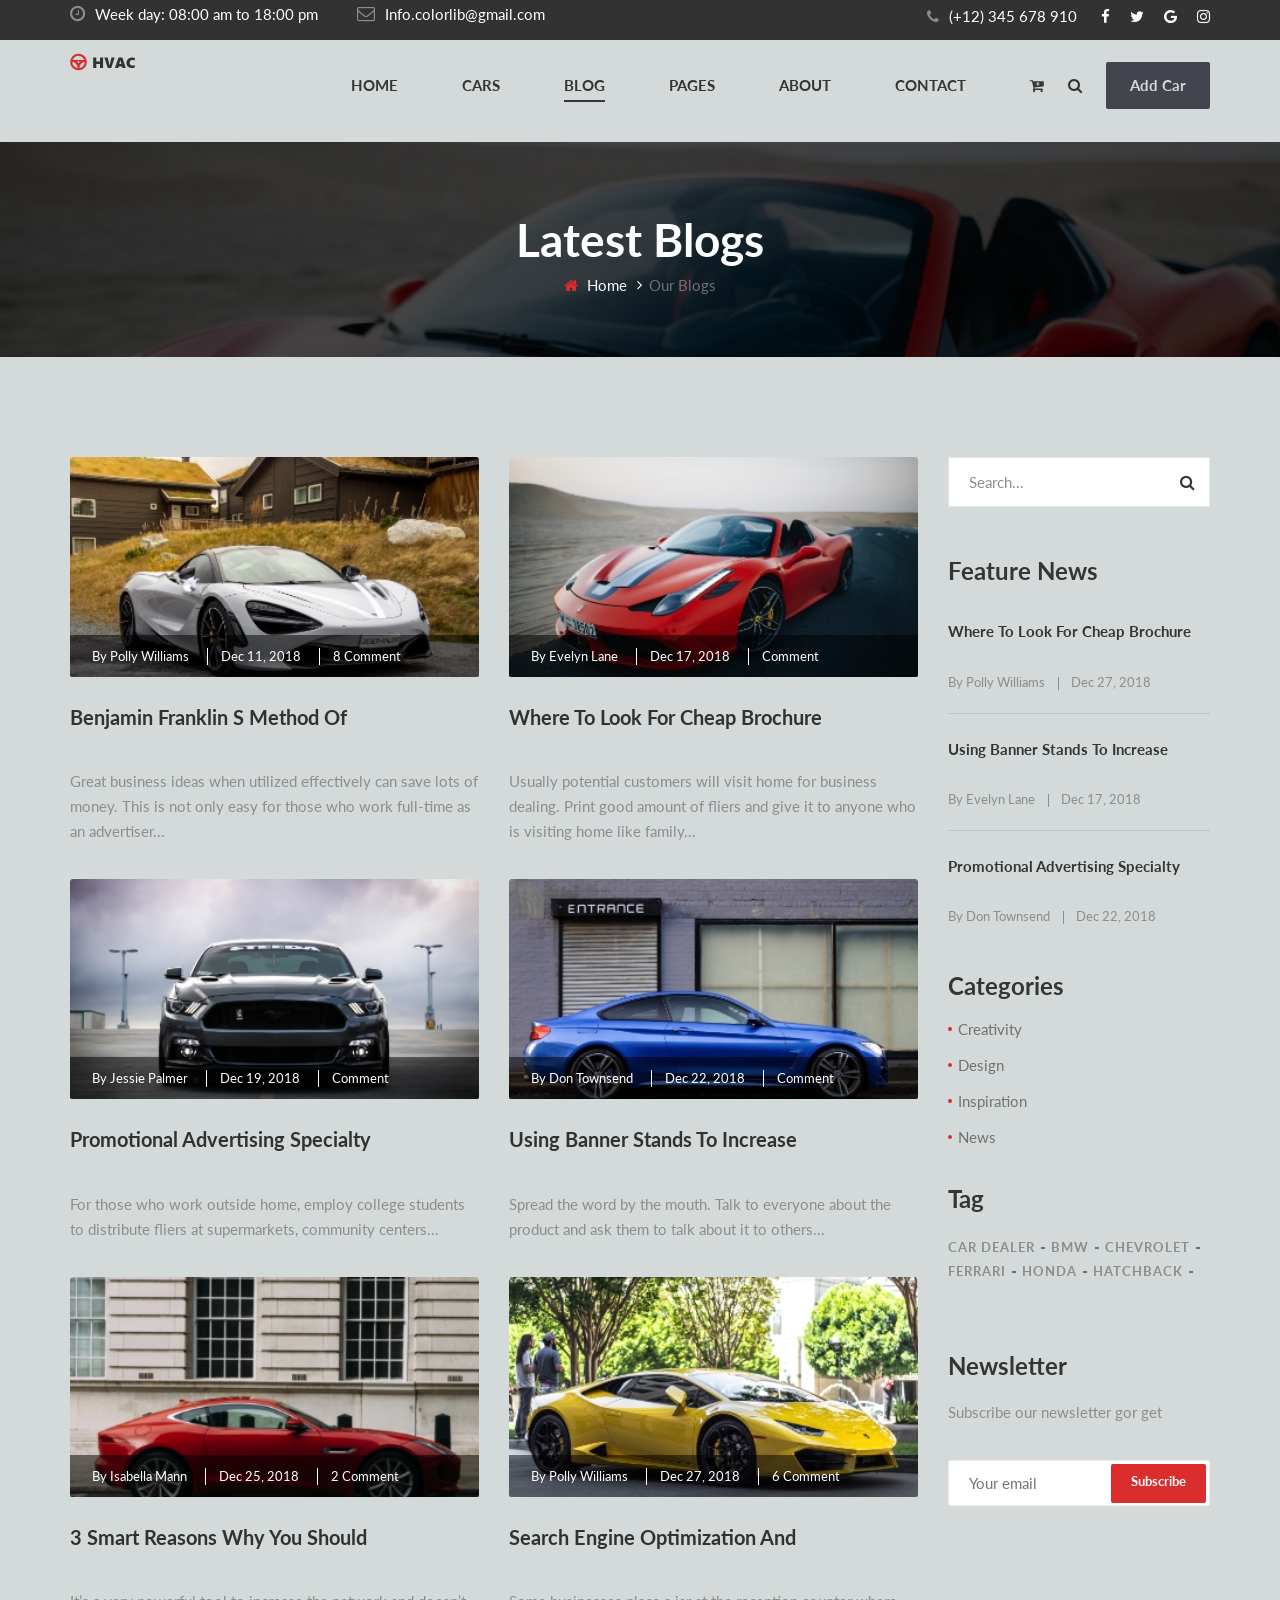
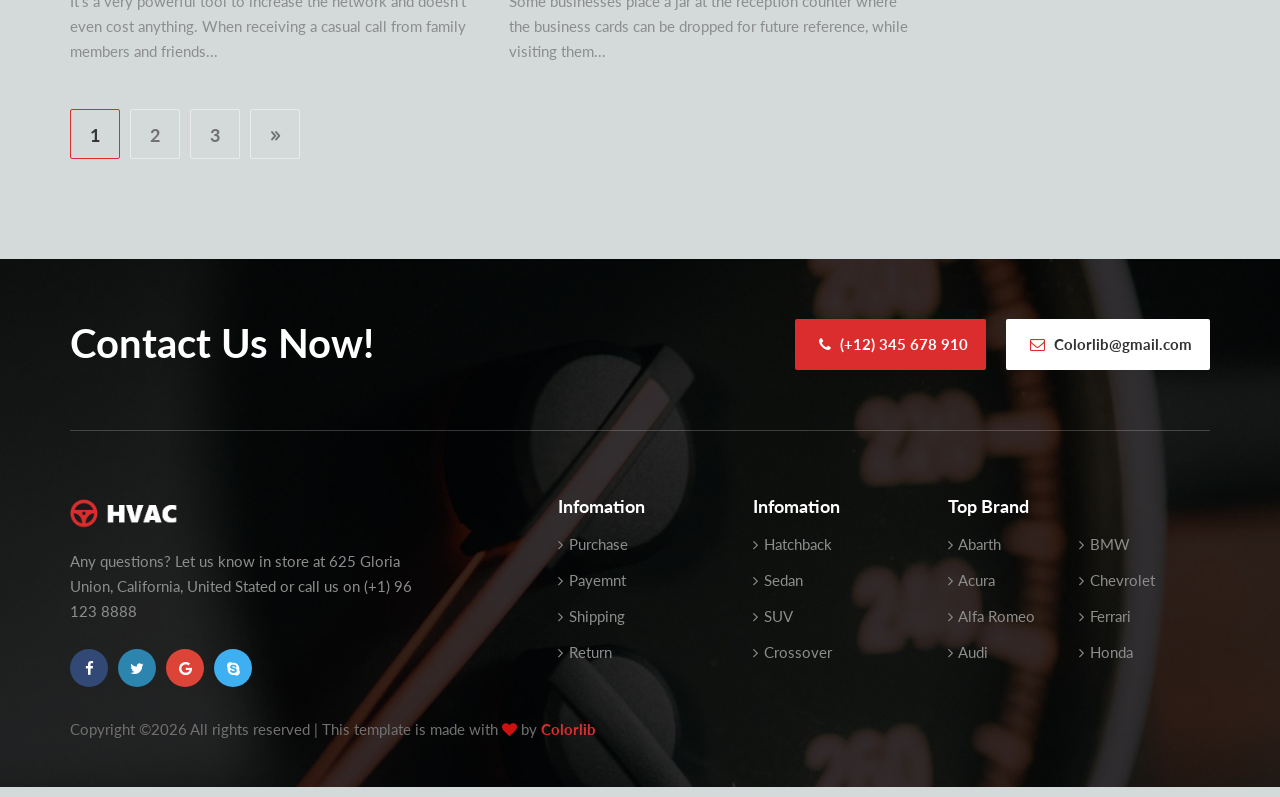
<file: blog.html>
<!DOCTYPE html>
<html lang="zxx">

<head>
    <meta charset="UTF-8">
    <meta name="description" content="HVAC Template">
    <meta name="keywords" content="HVAC, unica, creative, html">
    <meta name="viewport" content="width=device-width, initial-scale=1.0">
    <meta http-equiv="X-UA-Compatible" content="ie=edge">
    <title>HVAC | Template</title>

    <!-- Google Font -->
    <link href="https://fonts.googleapis.com/css2?family=Lato:wght@300;400;700;900&display=swap" rel="stylesheet">

    <!-- Css Styles -->
    <link rel="stylesheet" href="css/bootstrap.min.css" type="text/css">
    <link rel="stylesheet" href="css/font-awesome.min.css" type="text/css">
    <link rel="stylesheet" href="css/elegant-icons.css" type="text/css">
    <link rel="stylesheet" href="css/nice-select.css" type="text/css">
    <link rel="stylesheet" href="css/magnific-popup.css" type="text/css">
    <link rel="stylesheet" href="css/jquery-ui.min.css" type="text/css">
    <link rel="stylesheet" href="css/owl.carousel.min.css" type="text/css">
    <link rel="stylesheet" href="css/slicknav.min.css" type="text/css">
    <link rel="stylesheet" href="css/style.css" type="text/css">
</head>

<body>
    <!-- Page Preloder -->
    <div id="preloder">
        <div class="loader"></div>
    </div>

    <!-- Offcanvas Menu Begin -->
    <div class="offcanvas-menu-overlay"></div>
    <div class="offcanvas-menu-wrapper">
        <div class="offcanvas__widget">
            <a href="#"><i class="fa fa-cart-plus"></i></a>
            <a href="#" class="search-switch"><i class="fa fa-search"></i></a>
            <a href="#" class="primary-btn">Add Car</a>
        </div>
        <div class="offcanvas__logo">
            <a href="./index.html"><img src="img/logo.png" alt=""></a>
        </div>
        <div id="mobile-menu-wrap"></div>
        <ul class="offcanvas__widget__add">
            <li><i class="fa fa-clock-o"></i> Week day: 08:00 am to 18:00 pm</li>
            <li><i class="fa fa-envelope-o"></i> malikazrab2007@gmail.com</li>
        </ul>
        <div class="offcanvas__phone__num">
            <i class="fa fa-phone"></i>
            <span>(+12) 345 678 910</span>
        </div>
        <div class="offcanvas__social">
            <a href="#"><i class="fa fa-facebook"></i></a>
            <a href="#"><i class="fa fa-twitter"></i></a>
            <a href="#"><i class="fa fa-google"></i></a>
            <a href="#"><i class="fa fa-instagram"></i></a>
        </div>
    </div>
    <!-- Offcanvas Menu End -->

    <!-- Header Section Begin -->
    <header class="header">
        <div class="header__top">
            <div class="container">
                <div class="row">
                    <div class="col-lg-7">
                        <ul class="header__top__widget">
                            <li><i class="fa fa-clock-o"></i> Week day: 08:00 am to 18:00 pm</li>
                            <li><i class="fa fa-envelope-o"></i> Info.colorlib@gmail.com</li>
                        </ul>
                    </div>
                    <div class="col-lg-5">
                        <div class="header__top__right">
                            <div class="header__top__phone">
                                <i class="fa fa-phone"></i>
                                <span>(+12) 345 678 910</span>
                            </div>
                            <div class="header__top__social">
                                <a href="#"><i class="fa fa-facebook"></i></a>
                                <a href="#"><i class="fa fa-twitter"></i></a>
                                <a href="#"><i class="fa fa-google"></i></a>
                                <a href="#"><i class="fa fa-instagram"></i></a>
                            </div>
                        </div>
                    </div>
                </div>
            </div>
        </div>
        <div class="container">
            <div class="row">
                <div class="col-lg-2">
                    <div class="header__logo">
                        <a href="./index.html"><img src="img/logo.png" alt=""></a>
                    </div>
                </div>
                <div class="col-lg-10">
                    <div class="header__nav">
                        <nav class="header__menu">
                            <ul>
                                <li><a href="./index.html">Home</a></li>
                                <li><a href="./car.html">Cars</a></li>
                                <li class="active"><a href="./blog.html">Blog</a></li>
                                <li><a href="#">Pages</a>
                                    <ul class="dropdown">
                                        <li><a href="./about.html">About Us</a></li>
                                        <li><a href="./car-details.html">Car Details</a></li>
                                        <li><a href="./blog-details.html">Blog Details</a></li>
                                    </ul>
                                </li>
                                <li><a href="./about.html">About</a></li>
                                <li><a href="./contact.html">Contact</a></li>
                            </ul>
                        </nav>
                        <div class="header__nav__widget">
                            <div class="header__nav__widget__btn">
                                <a href="#"><i class="fa fa-cart-plus"></i></a>
                                <a href="#" class="search-switch"><i class="fa fa-search"></i></a>
                            </div>
                            <a href="#" class="primary-btn">Add Car</a>
                        </div>
                    </div>
                </div>
            </div>
            <div class="canvas__open">
                <span class="fa fa-bars"></span>
            </div>
        </div>
    </header>
    <!-- Header Section End -->

    <!-- Breadcrumb End -->
    <div class="breadcrumb-option set-bg" data-setbg="img/breadcrumb-bg.jpg">
        <div class="container">
            <div class="row">
                <div class="col-lg-12 text-center">
                    <div class="breadcrumb__text">
                        <h2>Latest Blogs</h2>
                        <div class="breadcrumb__links">
                            <a href="./index.html"><i class="fa fa-home"></i> Home</a>
                            <span>Our Blogs</span>
                        </div>
                    </div>
                </div>
            </div>
        </div>
    </div>
    <!-- Breadcrumb Begin -->

    <!-- Blog Section Begin -->
    <section class="blog spad">
        <div class="container">
            <div class="row">
                <div class="col-lg-9">
                    <div class="row">
                        <div class="col-lg-6 col-md-6 col-sm-6">
                            <div class="blog__item">
                                <div class="blog__item__pic set-bg" data-setbg="img/blog/blog-1.jpg">
                                    <ul>
                                        <li>By Polly Williams</li>
                                        <li>Dec 11, 2018</li>
                                        <li>8 Comment</li>
                                    </ul>
                                </div>
                                <div class="blog__item__text">
                                    <h5><a href="#">Benjamin Franklin S Method Of</a></h5>
                                    <p>Great business ideas when utilized effectively can save lots of money. This is
                                        not only easy for those who work full-time as an advertiser...</p>
                                </div>
                            </div>
                        </div>
                        <div class="col-lg-6 col-md-6 col-sm-6">
                            <div class="blog__item">
                                <div class="blog__item__pic set-bg" data-setbg="img/blog/blog-2.jpg">
                                    <ul>
                                        <li>By Evelyn Lane</li>
                                        <li>Dec 17, 2018</li>
                                        <li>Comment</li>
                                    </ul>
                                </div>
                                <div class="blog__item__text">
                                    <h5><a href="#">Where To Look For Cheap Brochure</a></h5>
                                    <p>Usually potential customers will visit home for business dealing. Print good
                                        amount of fliers and give it to anyone who is visiting home like family...</p>
                                </div>
                            </div>
                        </div>
                        <div class="col-lg-6 col-md-6 col-sm-6">
                            <div class="blog__item">
                                <div class="blog__item__pic set-bg" data-setbg="img/blog/blog-3.jpg">
                                    <ul>
                                        <li>By Jessie Palmer</li>
                                        <li>Dec 19, 2018</li>
                                        <li>Comment</li>
                                    </ul>
                                </div>
                                <div class="blog__item__text">
                                    <h5><a href="#">Promotional Advertising Specialty</a></h5>
                                    <p>For those who work outside home, employ college students to distribute fliers at
                                        supermarkets, community centers...</p>
                                </div>
                            </div>
                        </div>
                        <div class="col-lg-6 col-md-6 col-sm-6">
                            <div class="blog__item">
                                <div class="blog__item__pic set-bg" data-setbg="img/blog/blog-4.jpg">
                                    <ul>
                                        <li>By Don Townsend</li>
                                        <li>Dec 22, 2018</li>
                                        <li>Comment</li>
                                    </ul>
                                </div>
                                <div class="blog__item__text">
                                    <h5><a href="#">Using Banner Stands To Increase</a></h5>
                                    <p>Spread the word by the mouth. Talk to everyone about the product and ask them to
                                        talk about it to others...</p>
                                </div>
                            </div>
                        </div>
                        <div class="col-lg-6 col-md-6 col-sm-6">
                            <div class="blog__item">
                                <div class="blog__item__pic set-bg" data-setbg="img/blog/blog-5.jpg">
                                    <ul>
                                        <li>By Isabella Mann</li>
                                        <li>Dec 25, 2018</li>
                                        <li>2 Comment</li>
                                    </ul>
                                </div>
                                <div class="blog__item__text">
                                    <h5><a href="#">3 Smart Reasons Why You Should </a></h5>
                                    <p>It’s a very powerful tool to increase the network and doesn’t even cost anything.
                                        When receiving a casual call from family members and friends...</p>
                                </div>
                            </div>
                        </div>
                        <div class="col-lg-6 col-md-6 col-sm-6">
                            <div class="blog__item">
                                <div class="blog__item__pic set-bg" data-setbg="img/blog/blog-6.jpg">
                                    <ul>
                                        <li>By Polly Williams</li>
                                        <li>Dec 27, 2018</li>
                                        <li>6 Comment</li>
                                    </ul>
                                </div>
                                <div class="blog__item__text">
                                    <h5><a href="#">Search Engine Optimization And</a></h5>
                                    <p>Some businesses place a jar at the reception counter where the business cards can
                                        be dropped for future reference, while visiting them...</p>
                                </div>
                            </div>
                        </div>
                    </div>
                    <div class="pagination__option">
                        <a href="#" class="active">1</a>
                        <a href="#">2</a>
                        <a href="#">3</a>
                        <a href="#"><span class="arrow_carrot-2right"></span></a>
                    </div>
                </div>
                <div class="col-lg-3 col-md-6 col-sm-9">
                    <div class="blog__sidebar">
                        <form action="#" class="blog__sidebar__search">
                            <input type="text" placeholder="Search...">
                            <button type="submit"><i class="fa fa-search"></i></button>
                        </form>
                        <div class="blog__sidebar__feature">
                            <h4>Feature News</h4>
                            <div class="blog__sidebar__feature__item">
                                <h6><a href="#">Where To Look For Cheap Brochure</a></h6>
                                <ul>
                                    <li>By Polly Williams</li>
                                    <li>Dec 27, 2018</li>
                                </ul>
                            </div>
                            <div class="blog__sidebar__feature__item">
                                <h6><a href="#">Using Banner Stands To Increase</a></h6>
                                <ul>
                                    <li>By Evelyn Lane</li>
                                    <li>Dec 17, 2018</li>
                                </ul>
                            </div>
                            <div class="blog__sidebar__feature__item">
                                <h6><a href="#">Promotional Advertising Specialty</a></h6>
                                <ul>
                                    <li>By Don Townsend</li>
                                    <li>Dec 22, 2018</li>
                                </ul>
                            </div>
                        </div>
                        <div class="blog__sidebar__categories">
                            <h4>Categories</h4>
                            <ul>
                                <li><a href="#">Creativity</a></li>
                                <li><a href="#">Design</a></li>
                                <li><a href="#">Inspiration</a></li>
                                <li><a href="#">News</a></li>
                            </ul>
                        </div>
                        <div class="blog__sidebar__tag">
                            <h4>Tag</h4>
                            <a href="#">Car Dealer</a>
                            <a href="#">bmw</a>
                            <a href="#">Chevrolet</a>
                            <a href="#">ferrari</a>
                            <a href="#">Honda</a>
                            <a href="#">Hatchback</a>
                        </div>
                        <div class="blog__sidebar__newslatter">
                            <h4>Newsletter</h4>
                            <p>Subscribe our newsletter gor get</p>
                            <form action="#">
                                <input type="text" placeholder="Your email">
                                <button type="submit">Subscribe</button>
                            </form>
                        </div>
                    </div>
                </div>
            </div>
        </div>
    </section>
    <!-- Blog Section End -->

    <!-- Footer Section Begin -->
    <footer class="footer set-bg" data-setbg="img/footer-bg.jpg">
        <div class="container">
            <div class="footer__contact">
                <div class="row">
                    <div class="col-lg-6 col-md-6">
                        <div class="footer__contact__title">
                            <h2>Contact Us Now!</h2>
                        </div>
                    </div>
                    <div class="col-lg-6 col-md-6">
                        <div class="footer__contact__option">
                            <div class="option__item"><i class="fa fa-phone"></i> (+12) 345 678 910</div>
                            <div class="option__item email"><i class="fa fa-envelope-o"></i> Colorlib@gmail.com</div>
                        </div>
                    </div>
                </div>
            </div>
            <div class="row">
                <div class="col-lg-4 col-md-4">
                    <div class="footer__about">
                        <div class="footer__logo">
                            <a href="#"><img src="img/footer-logo.png" alt=""></a>
                        </div>
                        <p>Any questions? Let us know in store at 625 Gloria Union, California, United Stated or call us
                            on (+1) 96 123 8888</p>
                        <div class="footer__social">
                            <a href="#" class="facebook"><i class="fa fa-facebook"></i></a>
                            <a href="#" class="twitter"><i class="fa fa-twitter"></i></a>
                            <a href="#" class="google"><i class="fa fa-google"></i></a>
                            <a href="#" class="skype"><i class="fa fa-skype"></i></a>
                        </div>
                    </div>
                </div>
                <div class="col-lg-2 offset-lg-1 col-md-3">
                    <div class="footer__widget">
                        <h5>Infomation</h5>
                        <ul>
                            <li><a href="#"><i class="fa fa-angle-right"></i> Purchase</a></li>
                            <li><a href="#"><i class="fa fa-angle-right"></i> Payemnt</a></li>
                            <li><a href="#"><i class="fa fa-angle-right"></i> Shipping</a></li>
                            <li><a href="#"><i class="fa fa-angle-right"></i> Return</a></li>
                        </ul>
                    </div>
                </div>
                <div class="col-lg-2 col-md-3">
                    <div class="footer__widget">
                        <h5>Infomation</h5>
                        <ul>
                            <li><a href="#"><i class="fa fa-angle-right"></i> Hatchback</a></li>
                            <li><a href="#"><i class="fa fa-angle-right"></i> Sedan</a></li>
                            <li><a href="#"><i class="fa fa-angle-right"></i> SUV</a></li>
                            <li><a href="#"><i class="fa fa-angle-right"></i> Crossover</a></li>
                        </ul>
                    </div>
                </div>
                <div class="col-lg-3 col-md-6">
                    <div class="footer__brand">
                        <h5>Top Brand</h5>
                        <ul>
                            <li><a href="#"><i class="fa fa-angle-right"></i> Abarth</a></li>
                            <li><a href="#"><i class="fa fa-angle-right"></i> Acura</a></li>
                            <li><a href="#"><i class="fa fa-angle-right"></i> Alfa Romeo</a></li>
                            <li><a href="#"><i class="fa fa-angle-right"></i> Audi</a></li>
                        </ul>
                        <ul>
                            <li><a href="#"><i class="fa fa-angle-right"></i> BMW</a></li>
                            <li><a href="#"><i class="fa fa-angle-right"></i> Chevrolet</a></li>
                            <li><a href="#"><i class="fa fa-angle-right"></i> Ferrari</a></li>
                            <li><a href="#"><i class="fa fa-angle-right"></i> Honda</a></li>
                        </ul>
                    </div>
                </div>
            </div>
            <!-- Link back to Colorlib can't be removed. Template is licensed under CC BY 3.0. -->
            <div class="footer__copyright__text">
                <p>Copyright &copy;<script>document.write(new Date().getFullYear());</script> All rights reserved | This template is made with <i class="fa fa-heart" aria-hidden="true"></i> by <a href="https://colorlib.com" target="_blank">Colorlib</a></p>
            </div>
            <!-- Link back to Colorlib can't be removed. Template is licensed under CC BY 3.0. -->
        </div>
    </footer>
    <!-- Footer Section End -->

    <!-- Search Begin -->
    <div class="search-model">
        <div class="h-100 d-flex align-items-center justify-content-center">
            <div class="search-close-switch">+</div>
            <form class="search-model-form">
                <input type="text" id="search-input" placeholder="Search here.....">
            </form>
        </div>
    </div>
    <!-- Search End -->

    <!-- Js Plugins -->
    <script src="js/jquery-3.3.1.min.js"></script>
    <script src="js/bootstrap.min.js"></script>
    <script src="js/jquery.nice-select.min.js"></script>
    <script src="js/jquery-ui.min.js"></script>
    <script src="js/jquery.magnific-popup.min.js"></script>
    <script src="js/mixitup.min.js"></script>
    <script src="js/jquery.slicknav.js"></script>
    <script src="js/owl.carousel.min.js"></script>
    <script src="js/main.js"></script>
</body>

</html>
</file>
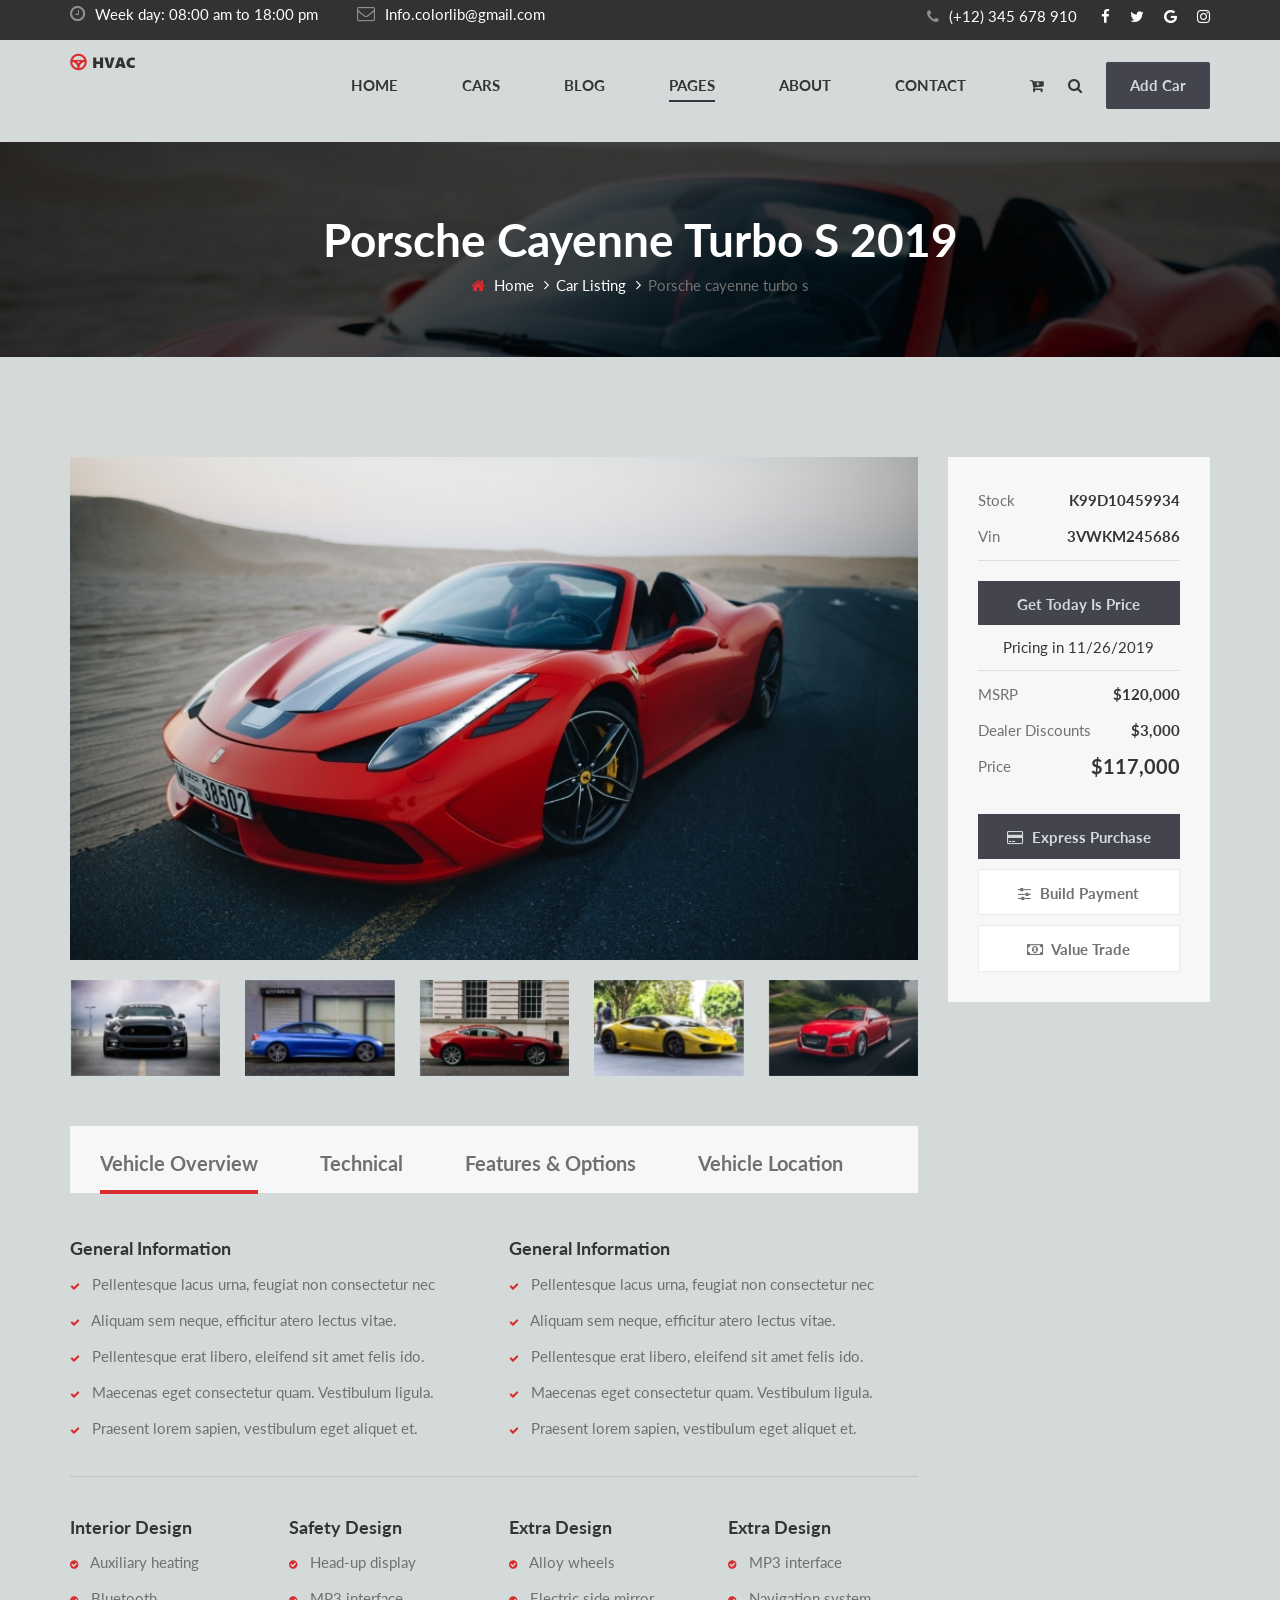
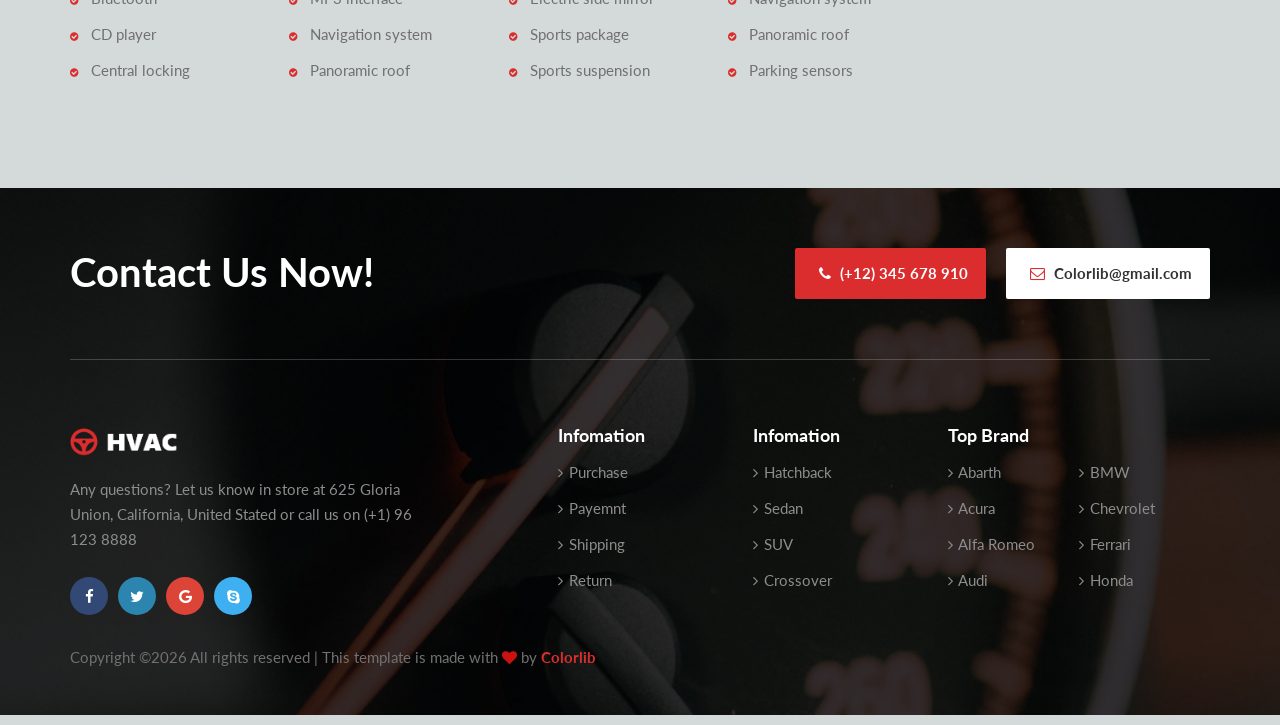
<file: car-details.html>
<!DOCTYPE html>
<html lang="zxx">

<head>
    <meta charset="UTF-8">
    <meta name="description" content="HVAC Template">
    <meta name="keywords" content="HVAC, unica, creative, html">
    <meta name="viewport" content="width=device-width, initial-scale=1.0">
    <meta http-equiv="X-UA-Compatible" content="ie=edge">
    <title>HVAC | Template</title>

    <!-- Google Font -->
    <link href="https://fonts.googleapis.com/css2?family=Lato:wght@300;400;700;900&display=swap" rel="stylesheet">

    <!-- Css Styles -->
    <link rel="stylesheet" href="css/bootstrap.min.css" type="text/css">
    <link rel="stylesheet" href="css/font-awesome.min.css" type="text/css">
    <link rel="stylesheet" href="css/elegant-icons.css" type="text/css">
    <link rel="stylesheet" href="css/nice-select.css" type="text/css">
    <link rel="stylesheet" href="css/magnific-popup.css" type="text/css">
    <link rel="stylesheet" href="css/jquery-ui.min.css" type="text/css">
    <link rel="stylesheet" href="css/owl.carousel.min.css" type="text/css">
    <link rel="stylesheet" href="css/slicknav.min.css" type="text/css">
    <link rel="stylesheet" href="css/style.css" type="text/css">
</head>

<body>
    <!-- Page Preloder -->
    <div id="preloder">
        <div class="loader"></div>
    </div>

    <!-- Offcanvas Menu Begin -->
    <div class="offcanvas-menu-overlay"></div>
    <div class="offcanvas-menu-wrapper">
        <div class="offcanvas__widget">
            <a href="#"><i class="fa fa-cart-plus"></i></a>
            <a href="#" class="search-switch"><i class="fa fa-search"></i></a>
            <a href="#" class="primary-btn">Add Car</a>
        </div>
        <div class="offcanvas__logo">
            <a href="./index.html"><img src="img/logo.png" alt=""></a>
        </div>
        <div id="mobile-menu-wrap"></div>
        <ul class="offcanvas__widget__add">
            <li><i class="fa fa-clock-o"></i> Week day: 08:00 am to 18:00 pm</li>
            <li><i class="fa fa-envelope-o"></i> malikazrab2007@gmail.com</li>
        </ul>
        <div class="offcanvas__phone__num">
            <i class="fa fa-phone"></i>
            <span>(+12) 345 678 910</span>
        </div>
        <div class="offcanvas__social">
            <a href="#"><i class="fa fa-facebook"></i></a>
            <a href="#"><i class="fa fa-twitter"></i></a>
            <a href="#"><i class="fa fa-google"></i></a>
            <a href="#"><i class="fa fa-instagram"></i></a>
        </div>
    </div>
    <!-- Offcanvas Menu End -->

    <!-- Header Section Begin -->
    <header class="header">
        <div class="header__top">
            <div class="container">
                <div class="row">
                    <div class="col-lg-7">
                        <ul class="header__top__widget">
                            <li><i class="fa fa-clock-o"></i> Week day: 08:00 am to 18:00 pm</li>
                            <li><i class="fa fa-envelope-o"></i> Info.colorlib@gmail.com</li>
                        </ul>
                    </div>
                    <div class="col-lg-5">
                        <div class="header__top__right">
                            <div class="header__top__phone">
                                <i class="fa fa-phone"></i>
                                <span>(+12) 345 678 910</span>
                            </div>
                            <div class="header__top__social">
                                <a href="#"><i class="fa fa-facebook"></i></a>
                                <a href="#"><i class="fa fa-twitter"></i></a>
                                <a href="#"><i class="fa fa-google"></i></a>
                                <a href="#"><i class="fa fa-instagram"></i></a>
                            </div>
                        </div>
                    </div>
                </div>
            </div>
        </div>
        <div class="container">
            <div class="row">
                <div class="col-lg-2">
                    <div class="header__logo">
                        <a href="./index.html"><img src="img/logo.png" alt=""></a>
                    </div>
                </div>
                <div class="col-lg-10">
                    <div class="header__nav">
                        <nav class="header__menu">
                            <ul>
                                <li><a href="./index.html">Home</a></li>
                                <li><a href="./car.html">Cars</a></li>
                                <li><a href="./blog.html">Blog</a></li>
                                <li class="active"><a href="#">Pages</a>
                                    <ul class="dropdown">
                                        <li><a href="./about.html">About Us</a></li>
                                        <li><a href="./car-details.html">Car Details</a></li>
                                        <li><a href="./blog-details.html">Blog Details</a></li>
                                    </ul>
                                </li>
                                <li><a href="./about.html">About</a></li>
                                <li><a href="./contact.html">Contact</a></li>
                            </ul>
                        </nav>
                        <div class="header__nav__widget">
                            <div class="header__nav__widget__btn">
                                <a href="#"><i class="fa fa-cart-plus"></i></a>
                                <a href="#" class="search-switch"><i class="fa fa-search"></i></a>
                            </div>
                            <a href="#" class="primary-btn">Add Car</a>
                        </div>
                    </div>
                </div>
            </div>
            <div class="canvas__open">
                <span class="fa fa-bars"></span>
            </div>
        </div>
    </header>
    <!-- Header Section End -->

    <!-- Breadcrumb End -->
    <div class="breadcrumb-option set-bg" data-setbg="img/breadcrumb-bg.jpg">
        <div class="container">
            <div class="row">
                <div class="col-lg-12 text-center">
                    <div class="breadcrumb__text">
                        <h2>Porsche Cayenne Turbo S 2019</h2>
                        <div class="breadcrumb__links">
                            <a href="./index.html"><i class="fa fa-home"></i> Home</a>
                            <a href="#">Car Listing</a>
                            <span>Porsche cayenne turbo s</span>
                        </div>
                    </div>
                </div>
            </div>
        </div>
    </div>
    <!-- Breadcrumb Begin -->

    <!-- Car Details Section Begin -->
    <section class="car-details spad">
        <div class="container">
            <div class="row">
                <div class="col-lg-9">
                    <div class="car__details__pic">
                        <div class="car__details__pic__large">
                            <img class="car-big-img" src="img/cars/details/cd-1.jpg" alt="">
                        </div>
                        <div class="car-thumbs">
                            <div class="car-thumbs-track car__thumb__slider owl-carousel">
                                <div class="ct" data-imgbigurl="img/cars/details/cd-2.jpg"><img
                                        src="img/cars/details/sm-1.jpg" alt=""></div>
                                <div class="ct" data-imgbigurl="img/cars/details/cd-3.jpg"><img
                                        src="img/cars/details/sm-2.jpg" alt=""></div>
                                <div class="ct" data-imgbigurl="img/cars/details/cd-4.jpg"><img
                                        src="img/cars/details/sm-3.jpg" alt=""></div>
                                <div class="ct" data-imgbigurl="img/cars/details/cd-5.jpg"><img
                                        src="img/cars/details/sm-4.jpg" alt=""></div>
                                <div class="ct" data-imgbigurl="img/cars/details/cd-6.jpg"><img
                                        src="img/cars/details/sm-5.jpg" alt=""></div>
                            </div>
                        </div>
                    </div>
                    <div class="car__details__tab">
                        <ul class="nav nav-tabs" role="tablist">
                            <li class="nav-item">
                                <a class="nav-link active" data-toggle="tab" href="#tabs-1" role="tab">Vehicle
                                    Overview</a>
                            </li>
                            <li class="nav-item">
                                <a class="nav-link" data-toggle="tab" href="#tabs-2" role="tab">Technical</a>
                            </li>
                            <li class="nav-item">
                                <a class="nav-link" data-toggle="tab" href="#tabs-3" role="tab">Features & Options</a>
                            </li>
                            <li class="nav-item">
                                <a class="nav-link" data-toggle="tab" href="#tabs-4" role="tab">Vehicle Location</a>
                            </li>
                        </ul>
                        <div class="tab-content">
                            <div class="tab-pane active" id="tabs-1" role="tabpanel">
                                <div class="car__details__tab__info">
                                    <div class="row">
                                        <div class="col-lg-6 col-md-6">
                                            <div class="car__details__tab__info__item">
                                                <h5>General Information</h5>
                                                <ul>
                                                    <li><i class="fa fa-check"></i> Pellentesque lacus urna, feugiat non
                                                        consectetur nec</li>
                                                    <li><i class="fa fa-check"></i> Aliquam sem neque, efficitur atero
                                                        lectus vitae.</li>
                                                    <li><i class="fa fa-check"></i> Pellentesque erat libero, eleifend
                                                        sit amet felis ido.</li>
                                                    <li><i class="fa fa-check"></i> Maecenas eget consectetur quam.
                                                        Vestibulum ligula.</li>
                                                    <li><i class="fa fa-check"></i> Praesent lorem sapien, vestibulum
                                                        eget aliquet et.</li>
                                                </ul>
                                            </div>
                                        </div>
                                        <div class="col-lg-6 col-md-6">
                                            <div class="car__details__tab__info__item">
                                                <h5>General Information</h5>
                                                <ul>
                                                    <li><i class="fa fa-check"></i> Pellentesque lacus urna, feugiat non
                                                        consectetur nec</li>
                                                    <li><i class="fa fa-check"></i> Aliquam sem neque, efficitur atero
                                                        lectus vitae.</li>
                                                    <li><i class="fa fa-check"></i> Pellentesque erat libero, eleifend
                                                        sit amet felis ido.</li>
                                                    <li><i class="fa fa-check"></i> Maecenas eget consectetur quam.
                                                        Vestibulum ligula.</li>
                                                    <li><i class="fa fa-check"></i> Praesent lorem sapien, vestibulum
                                                        eget aliquet et.</li>
                                                </ul>
                                            </div>
                                        </div>
                                    </div>
                                </div>
                                <div class="car__details__tab__feature">
                                    <div class="row">
                                        <div class="col-lg-3 col-md-6 col-sm-6">
                                            <div class="car__details__tab__feature__item">
                                                <h5>Interior Design</h5>
                                                <ul>
                                                    <li><i class="fa fa-check-circle"></i> Auxiliary heating</li>
                                                    <li><i class="fa fa-check-circle"></i> Bluetooth</li>
                                                    <li><i class="fa fa-check-circle"></i> CD player</li>
                                                    <li><i class="fa fa-check-circle"></i> Central locking</li>
                                                </ul>
                                            </div>
                                        </div>
                                        <div class="col-lg-3 col-md-6 col-sm-6">
                                            <div class="car__details__tab__feature__item">
                                                <h5>Safety Design</h5>
                                                <ul>
                                                    <li><i class="fa fa-check-circle"></i> Head-up display</li>
                                                    <li><i class="fa fa-check-circle"></i> MP3 interface</li>
                                                    <li><i class="fa fa-check-circle"></i> Navigation system</li>
                                                    <li><i class="fa fa-check-circle"></i> Panoramic roof</li>
                                                </ul>
                                            </div>
                                        </div>
                                        <div class="col-lg-3 col-md-6 col-sm-6">
                                            <div class="car__details__tab__feature__item">
                                                <h5>Extra Design</h5>
                                                <ul>
                                                    <li><i class="fa fa-check-circle"></i> Alloy wheels</li>
                                                    <li><i class="fa fa-check-circle"></i> Electric side mirror</li>
                                                    <li><i class="fa fa-check-circle"></i> Sports package</li>
                                                    <li><i class="fa fa-check-circle"></i> Sports suspension</li>
                                                </ul>
                                            </div>
                                        </div>
                                        <div class="col-lg-3 col-md-6 col-sm-6">
                                            <div class="car__details__tab__feature__item">
                                                <h5>Extra Design</h5>
                                                <ul>
                                                    <li><i class="fa fa-check-circle"></i> MP3 interface</li>
                                                    <li><i class="fa fa-check-circle"></i> Navigation system</li>
                                                    <li><i class="fa fa-check-circle"></i> Panoramic roof</li>
                                                    <li><i class="fa fa-check-circle"></i> Parking sensors</li>
                                                </ul>
                                            </div>
                                        </div>
                                    </div>
                                </div>
                            </div>
                            <div class="tab-pane" id="tabs-2" role="tabpanel">
                                <div class="car__details__tab__info">
                                    <div class="row">
                                        <div class="col-lg-6 col-md-6">
                                            <div class="car__details__tab__info__item">
                                                <h5>General Information2</h5>
                                                <ul>
                                                    <li><i class="fa fa-check"></i> Pellentesque lacus urna, feugiat non
                                                        consectetur nec</li>
                                                    <li><i class="fa fa-check"></i> Aliquam sem neque, efficitur atero
                                                        lectus vitae.</li>
                                                    <li><i class="fa fa-check"></i> Pellentesque erat libero, eleifend
                                                        sit amet felis ido.</li>
                                                    <li><i class="fa fa-check"></i> Maecenas eget consectetur quam.
                                                        Vestibulum ligula.</li>
                                                    <li><i class="fa fa-check"></i> Praesent lorem sapien, vestibulum
                                                        eget aliquet et.</li>
                                                </ul>
                                            </div>
                                        </div>
                                        <div class="col-lg-6 col-md-6">
                                            <div class="car__details__tab__info__item">
                                                <h5>General Information</h5>
                                                <ul>
                                                    <li><i class="fa fa-check"></i> Pellentesque lacus urna, feugiat non
                                                        consectetur nec</li>
                                                    <li><i class="fa fa-check"></i> Aliquam sem neque, efficitur atero
                                                        lectus vitae.</li>
                                                    <li><i class="fa fa-check"></i> Pellentesque erat libero, eleifend
                                                        sit amet felis ido.</li>
                                                    <li><i class="fa fa-check"></i> Maecenas eget consectetur quam.
                                                        Vestibulum ligula.</li>
                                                    <li><i class="fa fa-check"></i> Praesent lorem sapien, vestibulum
                                                        eget aliquet et.</li>
                                                </ul>
                                            </div>
                                        </div>
                                    </div>
                                </div>
                                <div class="car__details__tab__feature">
                                    <div class="row">
                                        <div class="col-lg-3 col-md-6 col-sm-6">
                                            <div class="car__details__tab__feature__item">
                                                <h5>Interior Design</h5>
                                                <ul>
                                                    <li><i class="fa fa-check-circle"></i> Auxiliary heating</li>
                                                    <li><i class="fa fa-check-circle"></i> Bluetooth</li>
                                                    <li><i class="fa fa-check-circle"></i> CD player</li>
                                                    <li><i class="fa fa-check-circle"></i> Central locking</li>
                                                </ul>
                                            </div>
                                        </div>
                                        <div class="col-lg-3 col-md-6 col-sm-6">
                                            <div class="car__details__tab__feature__item">
                                                <h5>Safety Design</h5>
                                                <ul>
                                                    <li><i class="fa fa-check-circle"></i> Head-up display</li>
                                                    <li><i class="fa fa-check-circle"></i> MP3 interface</li>
                                                    <li><i class="fa fa-check-circle"></i> Navigation system</li>
                                                    <li><i class="fa fa-check-circle"></i> Panoramic roof</li>
                                                </ul>
                                            </div>
                                        </div>
                                        <div class="col-lg-3 col-md-6 col-sm-6">
                                            <div class="car__details__tab__feature__item">
                                                <h5>Extra Design</h5>
                                                <ul>
                                                    <li><i class="fa fa-check-circle"></i> Alloy wheels</li>
                                                    <li><i class="fa fa-check-circle"></i> Electric side mirror</li>
                                                    <li><i class="fa fa-check-circle"></i> Sports package</li>
                                                    <li><i class="fa fa-check-circle"></i> Sports suspension</li>
                                                </ul>
                                            </div>
                                        </div>
                                        <div class="col-lg-3 col-md-6 col-sm-6">
                                            <div class="car__details__tab__feature__item">
                                                <h5>Extra Design</h5>
                                                <ul>
                                                    <li><i class="fa fa-check-circle"></i> MP3 interface</li>
                                                    <li><i class="fa fa-check-circle"></i> Navigation system</li>
                                                    <li><i class="fa fa-check-circle"></i> Panoramic roof</li>
                                                    <li><i class="fa fa-check-circle"></i> Parking sensors</li>
                                                </ul>
                                            </div>
                                        </div>
                                    </div>
                                </div>
                            </div>
                            <div class="tab-pane" id="tabs-3" role="tabpanel">
                                <div class="car__details__tab__info">
                                    <div class="row">
                                        <div class="col-lg-6 col-md-6">
                                            <div class="car__details__tab__info__item">
                                                <h5>General Information3</h5>
                                                <ul>
                                                    <li><i class="fa fa-check"></i> Pellentesque lacus urna, feugiat non
                                                        consectetur nec</li>
                                                    <li><i class="fa fa-check"></i> Aliquam sem neque, efficitur atero
                                                        lectus vitae.</li>
                                                    <li><i class="fa fa-check"></i> Pellentesque erat libero, eleifend
                                                        sit amet felis ido.</li>
                                                    <li><i class="fa fa-check"></i> Maecenas eget consectetur quam.
                                                        Vestibulum ligula.</li>
                                                    <li><i class="fa fa-check"></i> Praesent lorem sapien, vestibulum
                                                        eget aliquet et.</li>
                                                </ul>
                                            </div>
                                        </div>
                                        <div class="col-lg-6 col-md-6">
                                            <div class="car__details__tab__info__item">
                                                <h5>General Information</h5>
                                                <ul>
                                                    <li><i class="fa fa-check"></i> Pellentesque lacus urna, feugiat non
                                                        consectetur nec</li>
                                                    <li><i class="fa fa-check"></i> Aliquam sem neque, efficitur atero
                                                        lectus vitae.</li>
                                                    <li><i class="fa fa-check"></i> Pellentesque erat libero, eleifend
                                                        sit amet felis ido.</li>
                                                    <li><i class="fa fa-check"></i> Maecenas eget consectetur quam.
                                                        Vestibulum ligula.</li>
                                                    <li><i class="fa fa-check"></i> Praesent lorem sapien, vestibulum
                                                        eget aliquet et.</li>
                                                </ul>
                                            </div>
                                        </div>
                                    </div>
                                </div>
                                <div class="car__details__tab__feature">
                                    <div class="row">
                                        <div class="col-lg-3 col-md-6 col-sm-6">
                                            <div class="car__details__tab__feature__item">
                                                <h5>Interior Design</h5>
                                                <ul>
                                                    <li><i class="fa fa-check-circle"></i> Auxiliary heating</li>
                                                    <li><i class="fa fa-check-circle"></i> Bluetooth</li>
                                                    <li><i class="fa fa-check-circle"></i> CD player</li>
                                                    <li><i class="fa fa-check-circle"></i> Central locking</li>
                                                </ul>
                                            </div>
                                        </div>
                                        <div class="col-lg-3 col-md-6 col-sm-6">
                                            <div class="car__details__tab__feature__item">
                                                <h5>Safety Design</h5>
                                                <ul>
                                                    <li><i class="fa fa-check-circle"></i> Head-up display</li>
                                                    <li><i class="fa fa-check-circle"></i> MP3 interface</li>
                                                    <li><i class="fa fa-check-circle"></i> Navigation system</li>
                                                    <li><i class="fa fa-check-circle"></i> Panoramic roof</li>
                                                </ul>
                                            </div>
                                        </div>
                                        <div class="col-lg-3 col-md-6 col-sm-6">
                                            <div class="car__details__tab__feature__item">
                                                <h5>Extra Design</h5>
                                                <ul>
                                                    <li><i class="fa fa-check-circle"></i> Alloy wheels</li>
                                                    <li><i class="fa fa-check-circle"></i> Electric side mirror</li>
                                                    <li><i class="fa fa-check-circle"></i> Sports package</li>
                                                    <li><i class="fa fa-check-circle"></i> Sports suspension</li>
                                                </ul>
                                            </div>
                                        </div>
                                        <div class="col-lg-3 col-md-6 col-sm-6">
                                            <div class="car__details__tab__feature__item">
                                                <h5>Extra Design</h5>
                                                <ul>
                                                    <li><i class="fa fa-check-circle"></i> MP3 interface</li>
                                                    <li><i class="fa fa-check-circle"></i> Navigation system</li>
                                                    <li><i class="fa fa-check-circle"></i> Panoramic roof</li>
                                                    <li><i class="fa fa-check-circle"></i> Parking sensors</li>
                                                </ul>
                                            </div>
                                        </div>
                                    </div>
                                </div>
                            </div>
                            <div class="tab-pane" id="tabs-4" role="tabpanel">
                                <div class="car__details__tab__info">
                                    <div class="row">
                                        <div class="col-lg-6 col-md-6">
                                            <div class="car__details__tab__info__item">
                                                <h5>General Information4</h5>
                                                <ul>
                                                    <li><i class="fa fa-check"></i> Pellentesque lacus urna, feugiat non
                                                        consectetur nec</li>
                                                    <li><i class="fa fa-check"></i> Aliquam sem neque, efficitur atero
                                                        lectus vitae.</li>
                                                    <li><i class="fa fa-check"></i> Pellentesque erat libero, eleifend
                                                        sit amet felis ido.</li>
                                                    <li><i class="fa fa-check"></i> Maecenas eget consectetur quam.
                                                        Vestibulum ligula.</li>
                                                    <li><i class="fa fa-check"></i> Praesent lorem sapien, vestibulum
                                                        eget aliquet et.</li>
                                                </ul>
                                            </div>
                                        </div>
                                        <div class="col-lg-6 col-md-6">
                                            <div class="car__details__tab__info__item">
                                                <h5>General Information</h5>
                                                <ul>
                                                    <li><i class="fa fa-check"></i> Pellentesque lacus urna, feugiat non
                                                        consectetur nec</li>
                                                    <li><i class="fa fa-check"></i> Aliquam sem neque, efficitur atero
                                                        lectus vitae.</li>
                                                    <li><i class="fa fa-check"></i> Pellentesque erat libero, eleifend
                                                        sit amet felis ido.</li>
                                                    <li><i class="fa fa-check"></i> Maecenas eget consectetur quam.
                                                        Vestibulum ligula.</li>
                                                    <li><i class="fa fa-check"></i> Praesent lorem sapien, vestibulum
                                                        eget aliquet et.</li>
                                                </ul>
                                            </div>
                                        </div>
                                    </div>
                                </div>
                                <div class="car__details__tab__feature">
                                    <div class="row">
                                        <div class="col-lg-3 col-md-6 col-sm-6">
                                            <div class="car__details__tab__feature__item">
                                                <h5>Interior Design</h5>
                                                <ul>
                                                    <li><i class="fa fa-check-circle"></i> Auxiliary heating</li>
                                                    <li><i class="fa fa-check-circle"></i> Bluetooth</li>
                                                    <li><i class="fa fa-check-circle"></i> CD player</li>
                                                    <li><i class="fa fa-check-circle"></i> Central locking</li>
                                                </ul>
                                            </div>
                                        </div>
                                        <div class="col-lg-3 col-md-6 col-sm-6">
                                            <div class="car__details__tab__feature__item">
                                                <h5>Safety Design</h5>
                                                <ul>
                                                    <li><i class="fa fa-check-circle"></i> Head-up display</li>
                                                    <li><i class="fa fa-check-circle"></i> MP3 interface</li>
                                                    <li><i class="fa fa-check-circle"></i> Navigation system</li>
                                                    <li><i class="fa fa-check-circle"></i> Panoramic roof</li>
                                                </ul>
                                            </div>
                                        </div>
                                        <div class="col-lg-3 col-md-6 col-sm-6">
                                            <div class="car__details__tab__feature__item">
                                                <h5>Extra Design</h5>
                                                <ul>
                                                    <li><i class="fa fa-check-circle"></i> Alloy wheels</li>
                                                    <li><i class="fa fa-check-circle"></i> Electric side mirror</li>
                                                    <li><i class="fa fa-check-circle"></i> Sports package</li>
                                                    <li><i class="fa fa-check-circle"></i> Sports suspension</li>
                                                </ul>
                                            </div>
                                        </div>
                                        <div class="col-lg-3 col-md-6 col-sm-6">
                                            <div class="car__details__tab__feature__item">
                                                <h5>Extra Design</h5>
                                                <ul>
                                                    <li><i class="fa fa-check-circle"></i> MP3 interface</li>
                                                    <li><i class="fa fa-check-circle"></i> Navigation system</li>
                                                    <li><i class="fa fa-check-circle"></i> Panoramic roof</li>
                                                    <li><i class="fa fa-check-circle"></i> Parking sensors</li>
                                                </ul>
                                            </div>
                                        </div>
                                    </div>
                                </div>
                            </div>
                        </div>
                    </div>
                </div>
                <div class="col-lg-3">
                    <div class="car__details__sidebar">
                        <div class="car__details__sidebar__model">
                            <ul>
                                <li>Stock <span>K99D10459934</span></li>
                                <li>Vin <span>3VWKM245686</span></li>
                            </ul>
                            <a href="#" class="primary-btn">Get Today Is Price</a>
                            <p>Pricing in 11/26/2019</p>
                        </div>
                        <div class="car__details__sidebar__payment">
                            <ul>
                                <li>MSRP <span>$120,000</span></li>
                                <li>Dealer Discounts <span>$3,000</span></li>
                                <li>Price <span>$117,000</span></li>
                            </ul>
                            <a href="#" class="primary-btn"><i class="fa fa-credit-card"></i> Express Purchase</a>
                            <a href="#" class="primary-btn sidebar-btn"><i class="fa fa-sliders"></i> Build Payment</a>
                            <a href="#" class="primary-btn sidebar-btn"><i class="fa fa-money"></i> Value Trade</a>
                        </div>
                    </div>
                </div>
            </div>
        </div>
    </section>
    <!-- Car Details Section End -->

    <!-- Footer Section Begin -->
    <footer class="footer set-bg" data-setbg="img/footer-bg.jpg">
        <div class="container">
            <div class="footer__contact">
                <div class="row">
                    <div class="col-lg-6 col-md-6">
                        <div class="footer__contact__title">
                            <h2>Contact Us Now!</h2>
                        </div>
                    </div>
                    <div class="col-lg-6 col-md-6">
                        <div class="footer__contact__option">
                            <div class="option__item"><i class="fa fa-phone"></i> (+12) 345 678 910</div>
                            <div class="option__item email"><i class="fa fa-envelope-o"></i> Colorlib@gmail.com</div>
                        </div>
                    </div>
                </div>
            </div>
            <div class="row">
                <div class="col-lg-4 col-md-4">
                    <div class="footer__about">
                        <div class="footer__logo">
                            <a href="#"><img src="img/footer-logo.png" alt=""></a>
                        </div>
                        <p>Any questions? Let us know in store at 625 Gloria Union, California, United Stated or call us
                            on (+1) 96 123 8888</p>
                        <div class="footer__social">
                            <a href="#" class="facebook"><i class="fa fa-facebook"></i></a>
                            <a href="#" class="twitter"><i class="fa fa-twitter"></i></a>
                            <a href="#" class="google"><i class="fa fa-google"></i></a>
                            <a href="#" class="skype"><i class="fa fa-skype"></i></a>
                        </div>
                    </div>
                </div>
                <div class="col-lg-2 offset-lg-1 col-md-3">
                    <div class="footer__widget">
                        <h5>Infomation</h5>
                        <ul>
                            <li><a href="#"><i class="fa fa-angle-right"></i> Purchase</a></li>
                            <li><a href="#"><i class="fa fa-angle-right"></i> Payemnt</a></li>
                            <li><a href="#"><i class="fa fa-angle-right"></i> Shipping</a></li>
                            <li><a href="#"><i class="fa fa-angle-right"></i> Return</a></li>
                        </ul>
                    </div>
                </div>
                <div class="col-lg-2 col-md-3">
                    <div class="footer__widget">
                        <h5>Infomation</h5>
                        <ul>
                            <li><a href="#"><i class="fa fa-angle-right"></i> Hatchback</a></li>
                            <li><a href="#"><i class="fa fa-angle-right"></i> Sedan</a></li>
                            <li><a href="#"><i class="fa fa-angle-right"></i> SUV</a></li>
                            <li><a href="#"><i class="fa fa-angle-right"></i> Crossover</a></li>
                        </ul>
                    </div>
                </div>
                <div class="col-lg-3 col-md-6">
                    <div class="footer__brand">
                        <h5>Top Brand</h5>
                        <ul>
                            <li><a href="#"><i class="fa fa-angle-right"></i> Abarth</a></li>
                            <li><a href="#"><i class="fa fa-angle-right"></i> Acura</a></li>
                            <li><a href="#"><i class="fa fa-angle-right"></i> Alfa Romeo</a></li>
                            <li><a href="#"><i class="fa fa-angle-right"></i> Audi</a></li>
                        </ul>
                        <ul>
                            <li><a href="#"><i class="fa fa-angle-right"></i> BMW</a></li>
                            <li><a href="#"><i class="fa fa-angle-right"></i> Chevrolet</a></li>
                            <li><a href="#"><i class="fa fa-angle-right"></i> Ferrari</a></li>
                            <li><a href="#"><i class="fa fa-angle-right"></i> Honda</a></li>
                        </ul>
                    </div>
                </div>
            </div>
            <!-- Link back to Colorlib can't be removed. Template is licensed under CC BY 3.0. -->
            <div class="footer__copyright__text">
                <p>Copyright &copy;<script>document.write(new Date().getFullYear());</script> All rights reserved | This template is made with <i class="fa fa-heart" aria-hidden="true"></i> by <a href="https://colorlib.com" target="_blank">Colorlib</a></p>
            </div>
            <!-- Link back to Colorlib can't be removed. Template is licensed under CC BY 3.0. -->
        </div>
    </footer>
    <!-- Footer Section End -->

    <!-- Search Begin -->
    <div class="search-model">
        <div class="h-100 d-flex align-items-center justify-content-center">
            <div class="search-close-switch">+</div>
            <form class="search-model-form">
                <input type="text" id="search-input" placeholder="Search here.....">
            </form>
        </div>
    </div>
    <!-- Search End -->

    <!-- Js Plugins -->
    <script src="js/jquery-3.3.1.min.js"></script>
    <script src="js/bootstrap.min.js"></script>
    <script src="js/jquery.nice-select.min.js"></script>
    <script src="js/jquery-ui.min.js"></script>
    <script src="js/jquery.magnific-popup.min.js"></script>
    <script src="js/mixitup.min.js"></script>
    <script src="js/jquery.slicknav.js"></script>
    <script src="js/owl.carousel.min.js"></script>
    <script src="js/main.js"></script>
</body>

</html>
</file>
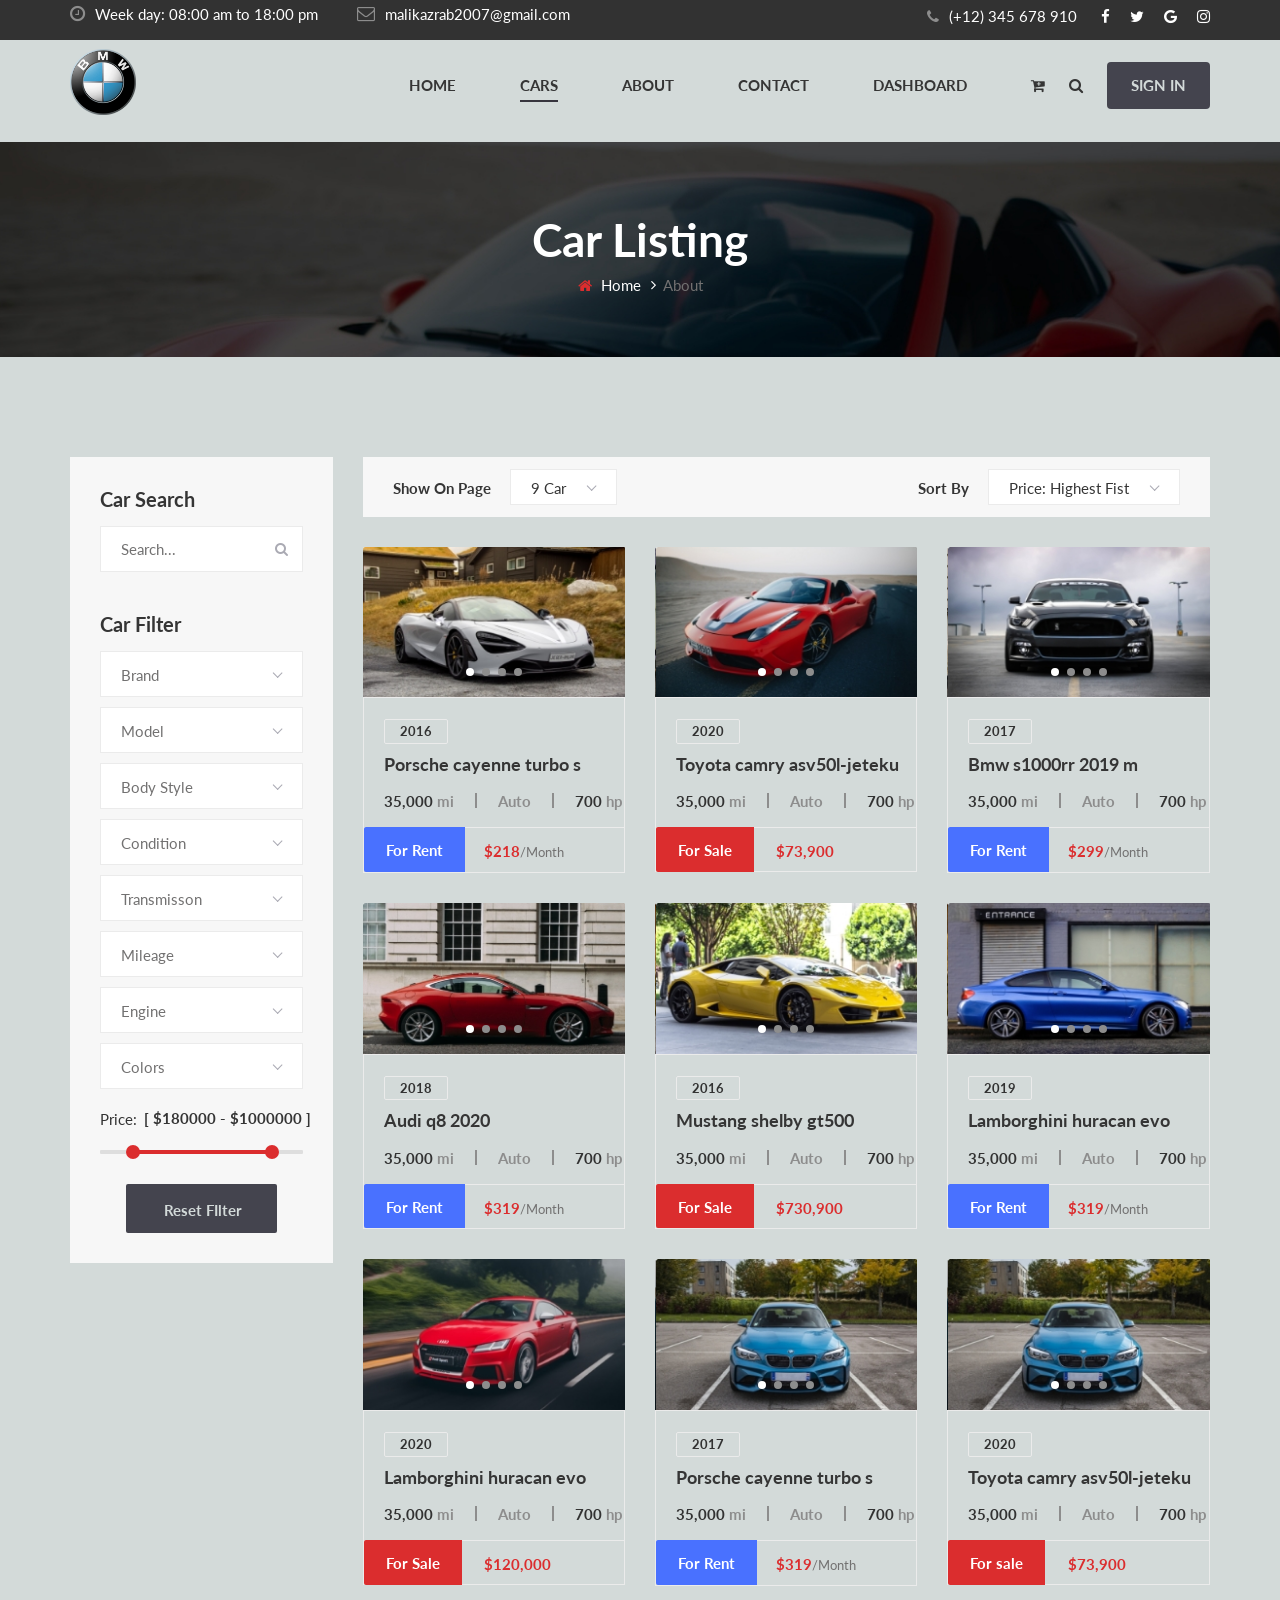
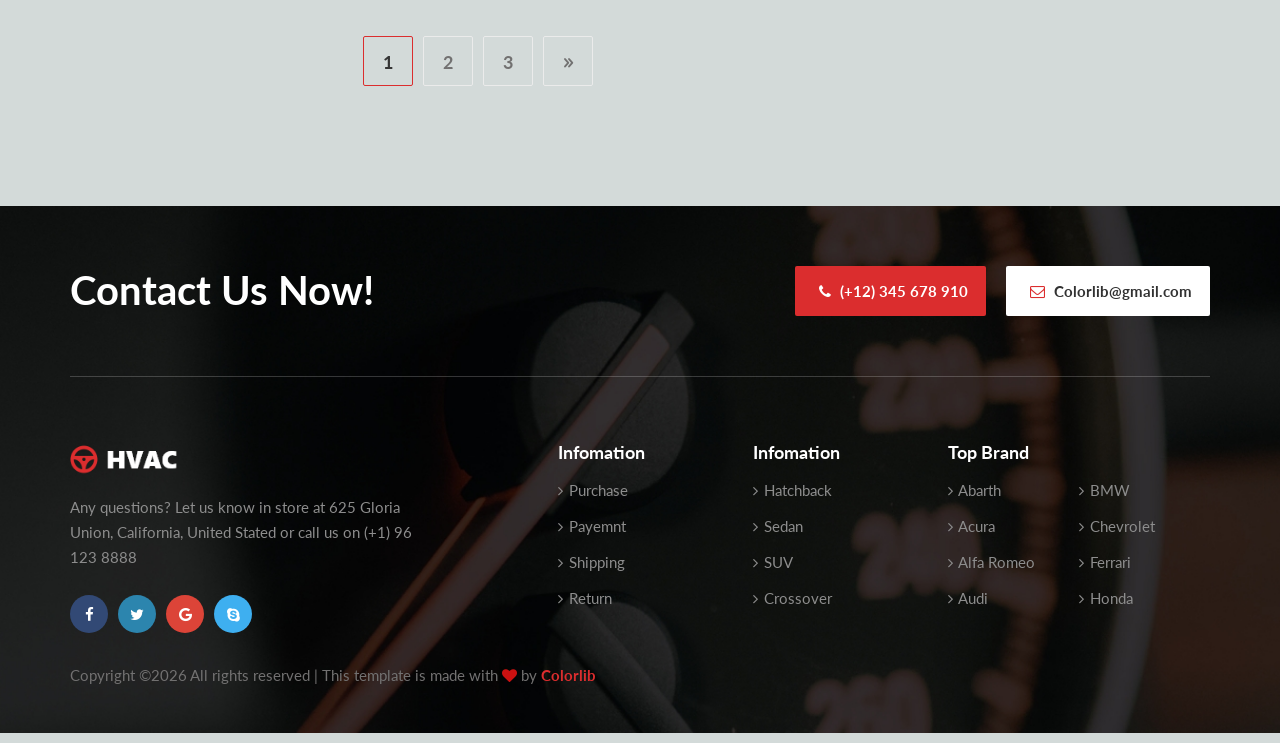
<file: car.html>
<!DOCTYPE html>
<html lang="zxx">

<head>
    <meta charset="UTF-8">
    <meta name="description" content="HVAC Template">
    <meta name="keywords" content="HVAC, unica, creative, html">
    <meta name="viewport" content="width=device-width, initial-scale=1.0">
    <meta http-equiv="X-UA-Compatible" content="ie=edge">
    <title>HVAC | Template</title>

    <!-- Google Font -->
    <link href="https://fonts.googleapis.com/css2?family=Lato:wght@300;400;700;900&display=swap" rel="stylesheet">

    <!-- Css Styles -->
    <link rel="stylesheet" href="css/bootstrap.min.css" type="text/css">
    <link rel="stylesheet" href="css/font-awesome.min.css" type="text/css">
    <link rel="stylesheet" href="css/elegant-icons.css" type="text/css">
    <link rel="stylesheet" href="css/nice-select.css" type="text/css">
    <link rel="stylesheet" href="css/magnific-popup.css" type="text/css">
    <link rel="stylesheet" href="css/jquery-ui.min.css" type="text/css">
    <link rel="stylesheet" href="css/owl.carousel.min.css" type="text/css">
    <link rel="stylesheet" href="css/slicknav.min.css" type="text/css">
    <link rel="stylesheet" href="css/style.css" type="text/css">
</head>

<body>
    <!-- Page Preloder -->
    <div id="preloder">
        <div class="loader"></div>
    </div>

    <!-- Offcanvas Menu Begin -->
    <div class="offcanvas-menu-overlay"></div>
    <div class="offcanvas-menu-wrapper">
        <div class="offcanvas__widget">
            <a href="#"><i class="fa fa-cart-plus"></i></a>
            <a href="#" class="search-switch"><i class="fa fa-search"></i></a>
            <a href="#" class="primary-btn">Add Car</a>
        </div>
        <div class="offcanvas__logo">
            <a href="./index.html"><img src="img/logo.png" alt=""></a>
        </div>
        <div id="mobile-menu-wrap"></div>
        <ul class="offcanvas__widget__add">
            <li><i class="fa fa-clock-o"></i> Week day: 08:00 am to 18:00 pm</li>
            <li><i class="fa fa-envelope-o"></i> malikazrab2007@gmail.com</li>
        </ul>
        <div class="offcanvas__phone__num">
            <i class="fa fa-phone"></i>
            <span>(+12) 345 678 910</span>
        </div>
        <div class="offcanvas__social">
            <a href="#"><i class="fa fa-facebook"></i></a>
            <a href="#"><i class="fa fa-twitter"></i></a>
            <a href="#"><i class="fa fa-google"></i></a>
            <a href="#"><i class="fa fa-instagram"></i></a>
        </div>
    </div>
    <!-- Offcanvas Menu End -->

    <!-- Header Section Begin -->
    <header class="header">
        <div class="header__top">
            <div class="container">
                <div class="row">
                    <div class="col-lg-7">
                        <ul class="header__top__widget">
                        <li><i class="fa fa-clock-o"></i> Week day: 08:00 am to 18:00 pm</li>
                        <li><i class="fa fa-envelope-o"></i> malikazrab2007@gmail.com</li>
                        </ul>
                    </div>
                    <div class="col-lg-5">
                        <div class="header__top__right">
                            <div class="header__top__phone">
                                <i class="fa fa-phone"></i>
                                <span>(+12) 345 678 910</span>
                            </div>
                            <div class="header__top__social">
                                <a href="#"><i class="fa fa-facebook"></i></a>
                                <a href="#"><i class="fa fa-twitter"></i></a>
                                <a href="#"><i class="fa fa-google"></i></a>
                                <a href="#"><i class="fa fa-instagram"></i></a>
                            </div>
                        </div>
                    </div>
                </div>
            </div>
        </div>
        <div class="container">
            <div class="row">
                <div class="col-lg-2">
                    <div class="header__logo">
                        <a href="./index.html"><img src="img/logobmw.webp" alt=""></a>
                    </div>
                </div>
                <div class="col-lg-10">
                    <div class="header__nav">
                        <nav class="header__menu">
                            <ul>
                                <li><a href="./index.html">Home</a></li>
                                <li class="active"><a href="./car.html">Cars</a></li>  
                                <li><a href="./about.html">About</a></li>
                                <li><a href="./contact.html">Contact</a></li>
                                <li><a href="#">Dashboard</a>
                                    <ul class="dropdown">
                                        <li><a href="#">User Dashboard</a></li>
                                        <li><a href="./adminlogin.html">Admin Dashboard</a></li>
                                    </ul>
                            </ul>
                        </nav>
                        <div class="header__nav__widget">
                            <div class="header__nav__widget__btn">
                                <a href="#"><i class="fa fa-cart-plus"></i></a>
                                <a href="#" class="search-switch"><i class="fa fa-search"></i></a>
                            </div>
                            <a href="./adminlogin.html" class="primary-btn rounded">SIGN IN</a>
                        </div>
                    </div>
                </div>
            </div>
            <div class="canvas__open">
                <span class="fa fa-bars"></span>
            </div>
        </div>
    </header>
    <!-- Header Section End -->

    <!-- Breadcrumb End -->
    <div class="breadcrumb-option set-bg" data-setbg="img/breadcrumb-bg.jpg">
        <div class="container">
            <div class="row">
                <div class="col-lg-12 text-center">
                    <div class="breadcrumb__text">
                        <h2>Car Listing</h2>
                        <div class="breadcrumb__links">
                            <a href="./index.html"><i class="fa fa-home"></i> Home</a>
                            <span>About</span>
                        </div>
                    </div>
                </div>
            </div>
        </div>
    </div>
    <!-- Breadcrumb Begin -->

    <!-- Car Section Begin -->
    <section class="car spad">
        <div class="container">
            <div class="row">
                <div class="col-lg-3">
                    <div class="car__sidebar">
                        <div class="car__search">
                            <h5>Car Search</h5>
                            <form action="#">
                                <input type="text" placeholder="Search...">
                                <button type="submit"><i class="fa fa-search"></i></button>
                            </form>
                        </div>
                        <div class="car__filter">
                            <h5>Car Filter</h5>
                            <form action="#">
                                <select>
                                    <option data-display="Brand">Select Brand</option>
                                    <option value="">Acura</option>
                                    <option value="">Audi</option>
                                    <option value="">Bentley</option>
                                    <<option value="">BMW</option>
                                    <option value="">Bugatti</option>
                                </select>
                                <select>
                                    <option data-display="Model">Select Model</option>
                                    <option value="">Q3</option>
                                    <option value="">A4 </option>
                                    <option value="">AVENTADOR</option>
                                </select>
                                <select>
                                    <option value="">Body Style</option>
                                    <option value="">Option 1</option>
                                    <option value="">Option 2</option>
                                </select>
                                <select>
                                    <option value="">Condition</option>
                                    <option value="">First Hand</option>
                                    <option value="">Second Hand</option>
                                </select>
                                <select>
                                    <option value="">Transmisson</option>
                                    <option value="">Bluetooth</option>
                                    <option value="">WiFi</option>
                                </select>
                                <select>
                                    <option value="">Mileage</option>
                                    <option value="">27</option>
                                    <option value="">20</option>
                                    <option value="">15</option>
                                    <option value="">10</option>
                                </select>
                                <select>
                                    <option value="">Engine</option>
                                    <option value="">BS3</option>
                                    <option value="">BS4</option>
                                    <option value="">BS5</option>
                                    <option value="">BS6</option>
                                </select>
                                <select>
                                    <option value="">Colors</option>
                                    <option value="">Red</option>
                                    <option value="">Blue</option>
                                    <option value="">Black</option>
                                    <option value="">Yellow</option>
                                </select>
                                <div class="filter-price">
                                    <p>Price:</p>
                                    <div class="price-range-wrap">
                                        <div class="filter-price-range"></div>
                                        <div class="range-slider">
                                            <div class="price-input">
                                                <input type="text" id="filterAmount">
                                            </div>
                                        </div>
                                    </div>
                                </div>
                                <div class="car__filter__btn">
                                    <button type="submit" class="site-btn">Reset FIlter</button>
                                </div>
                            </form>
                        </div>
                    </div>
                </div>
                <div class="col-lg-9">
                    <div class="car__filter__option">
                        <div class="row">
                            <div class="col-lg-6 col-md-6">
                                <div class="car__filter__option__item">
                                    <h6>Show On Page</h6>
                                    <select>
                                        <option value="">9 Car</option>
                                        <option value="">15 Car</option>
                                        <option value="">20 Car</option>
                                    </select>
                                </div>
                            </div>
                            <div class="col-lg-6 col-md-6">
                                <div class="car__filter__option__item car__filter__option__item--right">
                                    <h6>Sort By</h6>
                                    <select>
                                        <option value="">Price: Highest Fist</option>
                                        <option value="">Price: Lowest Fist</option>
                                    </select>
                                </div>
                            </div>
                        </div>
                    </div>
                    <div class="row">
                        <div class="col-lg-4 col-md-4">
                            <div class="car__item">
                                <div class="car__item__pic__slider owl-carousel">
                                    <img src="img/cars/car-1.jpg" alt="">
                                    <img src="img/cars/car-8.jpg" alt="">
                                    <img src="img/cars/car-6.jpg" alt="">
                                    <img src="img/cars/car-3.jpg" alt="">
                                </div>
                                <div class="car__item__text">
                                    <div class="car__item__text__inner">
                                        <div class="label-date">2016</div>
                                        <h5><a href="#">Porsche cayenne turbo s</a></h5>
                                        <ul>
                                            <li><span>35,000</span> mi</li>
                                            <li>Auto</li>
                                            <li><span>700</span> hp</li>
                                        </ul>
                                    </div>
                                    <div class="car__item__price">
                                        <span class="car-option">For Rent</span>
                                        <h6>$218<span>/Month</span></h6>
                                    </div>
                                </div>
                            </div>
                        </div>
                        <div class="col-lg-4 col-md-4">
                            <div class="car__item">
                                <div class="car__item__pic__slider owl-carousel">
                                    <img src="img/cars/car-2.jpg" alt="">
                                    <img src="img/cars/car-8.jpg" alt="">
                                    <img src="img/cars/car-6.jpg" alt="">
                                    <img src="img/cars/car-4.jpg" alt="">
                                </div>
                                <div class="car__item__text">
                                    <div class="car__item__text__inner">
                                        <div class="label-date">2020</div>
                                        <h5><a href="#">Toyota camry asv50l-jeteku</a></h5>
                                        <ul>
                                            <li><span>35,000</span> mi</li>
                                            <li>Auto</li>
                                            <li><span>700</span> hp</li>
                                        </ul>
                                    </div>
                                    <div class="car__item__price">
                                        <span class="car-option sale">For Sale</span>
                                        <h6>$73,900</h6>
                                    </div>
                                </div>
                            </div>
                        </div>
                        <div class="col-lg-4 col-md-4">
                            <div class="car__item">
                                <div class="car__item__pic__slider owl-carousel">
                                    <img src="img/cars/car-3.jpg" alt="">
                                    <img src="img/cars/car-8.jpg" alt="">
                                    <img src="img/cars/car-6.jpg" alt="">
                                    <img src="img/cars/car-5.jpg" alt="">
                                </div>
                                <div class="car__item__text">
                                    <div class="car__item__text__inner">
                                        <div class="label-date">2017</div>
                                        <h5><a href="#">Bmw s1000rr 2019 m</a></h5>
                                        <ul>
                                            <li><span>35,000</span> mi</li>
                                            <li>Auto</li>
                                            <li><span>700</span> hp</li>
                                        </ul>
                                    </div>
                                    <div class="car__item__price">
                                        <span class="car-option">For Rent</span>
                                        <h6>$299<span>/Month</span></h6>
                                    </div>
                                </div>
                            </div>
                        </div>
                        <div class="col-lg-4 col-md-4">
                            <div class="car__item">
                                <div class="car__item__pic__slider owl-carousel">
                                    <img src="img/cars/car-5.jpg" alt="">
                                    <img src="img/cars/car-8.jpg" alt="">
                                    <img src="img/cars/car-7.jpg" alt="">
                                    <img src="img/cars/car-2.jpg" alt="">
                                </div>
                                <div class="car__item__text">
                                    <div class="car__item__text__inner">
                                        <div class="label-date">2018</div>
                                        <h5><a href="#">Audi q8 2020</a></h5>
                                        <ul>
                                            <li><span>35,000</span> mi</li>
                                            <li>Auto</li>
                                            <li><span>700</span> hp</li>
                                        </ul>
                                    </div>
                                    <div class="car__item__price">
                                        <span class="car-option">For Rent</span>
                                        <h6>$319<span>/Month</span></h6>
                                    </div>
                                </div>
                            </div>
                        </div>
                        <div class="col-lg-4 col-md-4">
                            <div class="car__item">
                                <div class="car__item__pic__slider owl-carousel">
                                    <img src="img/cars/car-6.jpg" alt="">
                                    <img src="img/cars/car-8.jpg" alt="">
                                    <img src="img/cars/car-3.jpg" alt="">
                                    <img src="img/cars/car-1.jpg" alt="">
                                </div>
                                <div class="car__item__text">
                                    <div class="car__item__text__inner">
                                        <div class="label-date">2016</div>
                                        <h5><a href="#">Mustang shelby gt500</a></h5>
                                        <ul>
                                            <li><span>35,000</span> mi</li>
                                            <li>Auto</li>
                                            <li><span>700</span> hp</li>
                                        </ul>
                                    </div>
                                    <div class="car__item__price">
                                        <span class="car-option sale">For Sale</span>
                                        <h6>$730,900</h6>
                                    </div>
                                </div>
                            </div>
                        </div>
                        <div class="col-lg-4 col-md-4">
                            <div class="car__item">
                                <div class="car__item__pic__slider owl-carousel">
                                    <img src="img/cars/car-4.jpg" alt="">
                                    <img src="img/cars/car-8.jpg" alt="">
                                    <img src="img/cars/car-2.jpg" alt="">
                                    <img src="img/cars/car-1.jpg" alt="">
                                </div>
                                <div class="car__item__text">
                                    <div class="car__item__text__inner">
                                        <div class="label-date">2019</div>
                                        <h5><a href="#">Lamborghini huracan evo</a></h5>
                                        <ul>
                                            <li><span>35,000</span> mi</li>
                                            <li>Auto</li>
                                            <li><span>700</span> hp</li>
                                        </ul>
                                    </div>
                                    <div class="car__item__price">
                                        <span class="car-option">For Rent</span>
                                        <h6>$319<span>/Month</span></h6>
                                    </div>
                                </div>
                            </div>
                        </div>
                        <div class="col-lg-4 col-md-4">
                            <div class="car__item">
                                <div class="car__item__pic__slider owl-carousel">
                                    <img src="img/cars/car-7.jpg" alt="">
                                    <img src="img/cars/car-2.jpg" alt="">
                                    <img src="img/cars/car-4.jpg" alt="">
                                    <img src="img/cars/car-1.jpg" alt="">
                                </div>
                                <div class="car__item__text">
                                    <div class="car__item__text__inner">
                                        <div class="label-date">2020</div>
                                        <h5><a href="#">Lamborghini huracan evo</a></h5>
                                        <ul>
                                            <li><span>35,000</span> mi</li>
                                            <li>Auto</li>
                                            <li><span>700</span> hp</li>
                                        </ul>
                                    </div>
                                    <div class="car__item__price">
                                        <span class="car-option sale">For Sale</span>
                                        <h6>$120,000</h6>
                                    </div>
                                </div>
                            </div>
                        </div>
                        <div class="col-lg-4 col-md-4">
                            <div class="car__item">
                                <div class="car__item__pic__slider owl-carousel">
                                    <img src="img/cars/car-8.jpg" alt="">
                                    <img src="img/cars/car-3.jpg" alt="">
                                    <img src="img/cars/car-5.jpg" alt="">
                                    <img src="img/cars/car-2.jpg" alt="">
                                </div>
                                <div class="car__item__text">
                                    <div class="car__item__text__inner">
                                        <div class="label-date">2017</div>
                                        <h5><a href="#">Porsche cayenne turbo s</a></h5>
                                        <ul>
                                            <li><span>35,000</span> mi</li>
                                            <li>Auto</li>
                                            <li><span>700</span> hp</li>
                                        </ul>
                                    </div>
                                    <div class="car__item__price">
                                        <span class="car-option">For Rent</span>
                                        <h6>$319<span>/Month</span></h6>
                                    </div>
                                </div>
                            </div>
                        </div>
                        <div class="col-lg-4 col-md-4">
                            <div class="car__item">
                                <div class="car__item__pic__slider owl-carousel">
                                    <img src="img/cars/car-8.jpg" alt="">
                                    <img src="img/cars/car-3.jpg" alt="">
                                    <img src="img/cars/car-5.jpg" alt="">
                                    <img src="img/cars/car-2.jpg" alt="">
                                </div>
                                <div class="car__item__text">
                                    <div class="car__item__text__inner">
                                        <div class="label-date">2020</div>
                                        <h5><a href="#">Toyota camry asv50l-jeteku</a></h5>
                                        <ul>
                                            <li><span>35,000</span> mi</li>
                                            <li>Auto</li>
                                            <li><span>700</span> hp</li>
                                        </ul>
                                    </div>
                                    <div class="car__item__price">
                                        <span class="car-option sale">For sale</span>
                                        <h6>$73,900</h6>
                                    </div>
                                </div>
                            </div>
                        </div>
                    </div>
                    <div class="pagination__option">
                        <a href="#" class="active">1</a>
                        <a href="#">2</a>
                        <a href="#">3</a>
                        <a href="#"><span class="arrow_carrot-2right"></span></a>
                    </div>
                </div>
            </div>
        </div>
    </section>
    <!-- Car Section End -->

    <!-- Footer Section Begin -->
    <footer class="footer set-bg" data-setbg="img/footer-bg.jpg">
        <div class="container">
            <div class="footer__contact">
                <div class="row">
                    <div class="col-lg-6 col-md-6">
                        <div class="footer__contact__title">
                            <h2>Contact Us Now!</h2>
                        </div>
                    </div>
                    <div class="col-lg-6 col-md-6">
                        <div class="footer__contact__option">
                            <div class="option__item"><i class="fa fa-phone"></i> (+12) 345 678 910</div>
                            <div class="option__item email"><i class="fa fa-envelope-o"></i> Colorlib@gmail.com</div>
                        </div>
                    </div>
                </div>
            </div>
            <div class="row">
                <div class="col-lg-4 col-md-4">
                    <div class="footer__about">
                        <div class="footer__logo">
                            <a href="#"><img src="img/footer-logo.png" alt=""></a>
                        </div>
                        <p>Any questions? Let us know in store at 625 Gloria Union, California, United Stated or call us
                            on (+1) 96 123 8888</p>
                        <div class="footer__social">
                            <a href="#" class="facebook"><i class="fa fa-facebook"></i></a>
                            <a href="#" class="twitter"><i class="fa fa-twitter"></i></a>
                            <a href="#" class="google"><i class="fa fa-google"></i></a>
                            <a href="#" class="skype"><i class="fa fa-skype"></i></a>
                        </div>
                    </div>
                </div>
                <div class="col-lg-2 offset-lg-1 col-md-3">
                    <div class="footer__widget">
                        <h5>Infomation</h5>
                        <ul>
                            <li><a href="#"><i class="fa fa-angle-right"></i> Purchase</a></li>
                            <li><a href="#"><i class="fa fa-angle-right"></i> Payemnt</a></li>
                            <li><a href="#"><i class="fa fa-angle-right"></i> Shipping</a></li>
                            <li><a href="#"><i class="fa fa-angle-right"></i> Return</a></li>
                        </ul>
                    </div>
                </div>
                <div class="col-lg-2 col-md-3">
                    <div class="footer__widget">
                        <h5>Infomation</h5>
                        <ul>
                            <li><a href="#"><i class="fa fa-angle-right"></i> Hatchback</a></li>
                            <li><a href="#"><i class="fa fa-angle-right"></i> Sedan</a></li>
                            <li><a href="#"><i class="fa fa-angle-right"></i> SUV</a></li>
                            <li><a href="#"><i class="fa fa-angle-right"></i> Crossover</a></li>
                        </ul>
                    </div>
                </div>
                <div class="col-lg-3 col-md-6">
                    <div class="footer__brand">
                        <h5>Top Brand</h5>
                        <ul>
                            <li><a href="#"><i class="fa fa-angle-right"></i> Abarth</a></li>
                            <li><a href="#"><i class="fa fa-angle-right"></i> Acura</a></li>
                            <li><a href="#"><i class="fa fa-angle-right"></i> Alfa Romeo</a></li>
                            <li><a href="#"><i class="fa fa-angle-right"></i> Audi</a></li>
                        </ul>
                        <ul>
                            <li><a href="#"><i class="fa fa-angle-right"></i> BMW</a></li>
                            <li><a href="#"><i class="fa fa-angle-right"></i> Chevrolet</a></li>
                            <li><a href="#"><i class="fa fa-angle-right"></i> Ferrari</a></li>
                            <li><a href="#"><i class="fa fa-angle-right"></i> Honda</a></li>
                        </ul>
                    </div>
                </div>
            </div>
            <!-- Link back to Colorlib can't be removed. Template is licensed under CC BY 3.0. -->
            <div class="footer__copyright__text">
                <p>Copyright &copy;<script>document.write(new Date().getFullYear());</script> All rights reserved | This template is made with <i class="fa fa-heart" aria-hidden="true"></i> by <a href="https://colorlib.com" target="_blank">Colorlib</a></p>
            </div>
            <!-- Link back to Colorlib can't be removed. Template is licensed under CC BY 3.0. -->
        </div>
    </footer>
    <!-- Footer Section End -->

    <!-- Search Begin -->
    <div class="search-model">
        <div class="h-100 d-flex align-items-center justify-content-center">
            <div class="search-close-switch">+</div>
            <form class="search-model-form">
                <input type="text" id="search-input" placeholder="Search here.....">
            </form>
        </div>
    </div>
    <!-- Search End -->

    <!-- Js Plugins -->
    <script src="js/jquery-3.3.1.min.js"></script>
    <script src="js/bootstrap.min.js"></script>
    <script src="js/jquery.nice-select.min.js"></script>
    <script src="js/jquery-ui.min.js"></script>
    <script src="js/jquery.magnific-popup.min.js"></script>
    <script src="js/mixitup.min.js"></script>
    <script src="js/jquery.slicknav.js"></script>
    <script src="js/owl.carousel.min.js"></script>
    <script src="js/main.js"></script>
</body>

</html>
</file>
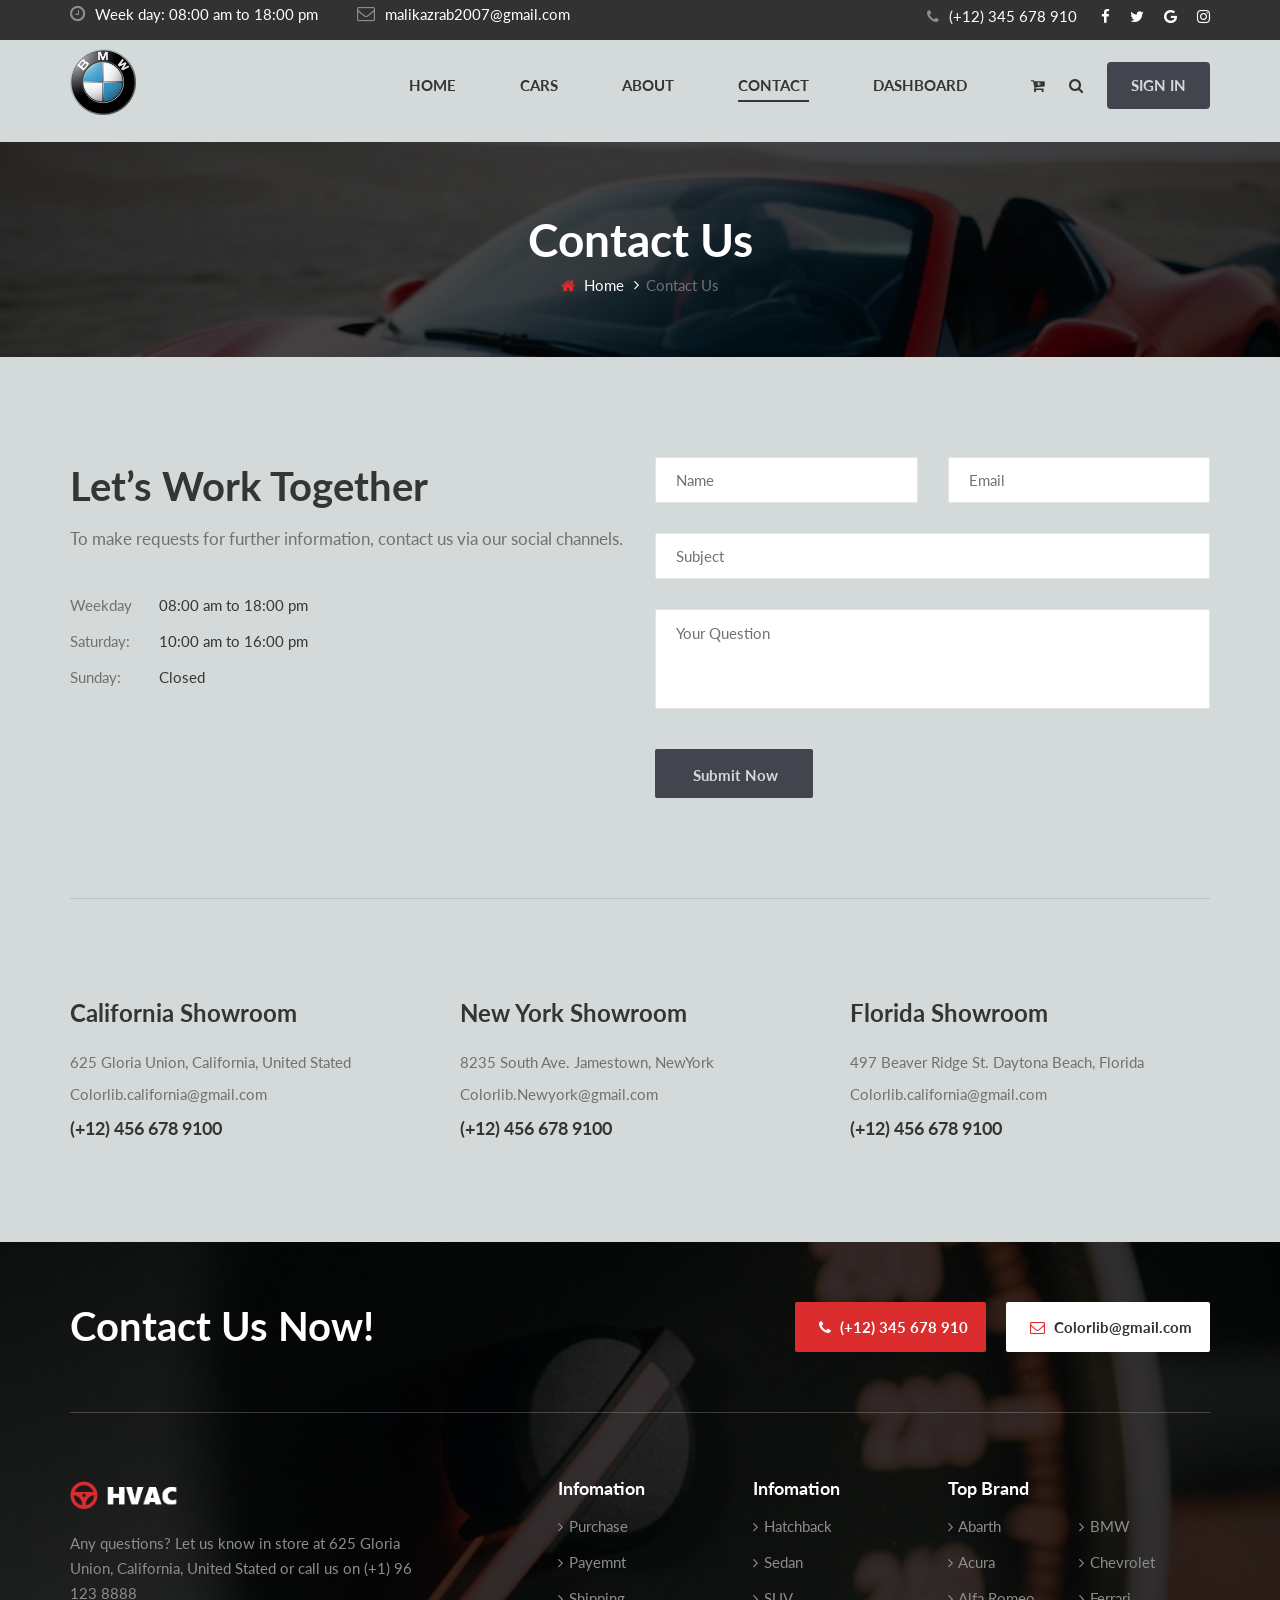
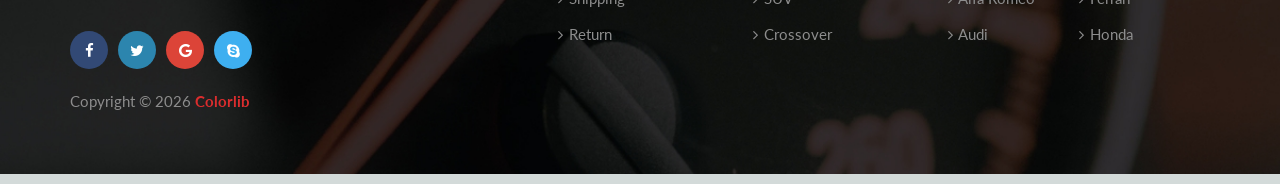
<file: contact.html>
<!DOCTYPE html>
<html lang="zxx">

<head>
    <meta charset="UTF-8">
    <meta name="description" content="HVAC Template">
    <meta name="keywords" content="HVAC, unica, creative, html">
    <meta name="viewport" content="width=device-width, initial-scale=1.0">
    <meta http-equiv="X-UA-Compatible" content="ie=edge">
    <title>HVAC | Template</title>

    <!-- Google Font -->
    <link href="https://fonts.googleapis.com/css2?family=Lato:wght@300;400;700;900&display=swap" rel="stylesheet">

    <!-- Css Styles -->
    <link rel="stylesheet" href="css/bootstrap.min.css" type="text/css">
    <link rel="stylesheet" href="css/font-awesome.min.css" type="text/css">
    <link rel="stylesheet" href="css/elegant-icons.css" type="text/css">
    <link rel="stylesheet" href="css/nice-select.css" type="text/css">
    <link rel="stylesheet" href="css/magnific-popup.css" type="text/css">
    <link rel="stylesheet" href="css/jquery-ui.min.css" type="text/css">
    <link rel="stylesheet" href="css/owl.carousel.min.css" type="text/css">
    <link rel="stylesheet" href="css/slicknav.min.css" type="text/css">
    <link rel="stylesheet" href="css/style.css" type="text/css">
</head>

<body>
    <!-- Page Preloder -->
    <div id="preloder">
        <div class="loader"></div>
    </div>

    <!-- Offcanvas Menu Begin -->
    <div class="offcanvas-menu-overlay"></div>
    <div class="offcanvas-menu-wrapper">
        <div class="offcanvas__widget">
            <a href="#"><i class="fa fa-cart-plus"></i></a>
            <a href="#" class="search-switch"><i class="fa fa-search"></i></a>
            <a href="#" class="primary-btn">Add Car</a>
        </div>
        <div class="offcanvas__logo">
            <a href="./index.html"><img src="img/logo.png" alt=""></a>
        </div>
        <nav class="offcanvas__menu mobile-menu">
            <ul>
                <li><a href="./index.html">Home</a></li>
                <li><a href="./car.html">Cars</a></li>
                <li><a href="./blog.html">Blog</a></li>
                <li><a href="#">Pages</a>
                    <ul class="dropdown">
                        <li><a href="./about.html">About Us</a></li>
                        <li><a href="./car-details.html">Car Details</a></li>
                        <li><a href="./blog-details.html">Blog Details</a></li>
                    </ul>
                </li>
                <li><a href="./about.html">About</a></li>
                <li><a href="./contact.html">Contact</a></li>
            </ul>
        </nav>
        <div id="mobile-menu-wrap"></div>
        <ul class="offcanvas__widget__add">
            <li><i class="fa fa-clock-o"></i> Week day: 08:00 am to 18:00 pm</li>
            <li><i class="fa fa-envelope-o"></i> Info.colorlib@gmail.com</li>
        </ul>
        <div class="offcanvas__phone__num">
            <i class="fa fa-phone"></i>
            <span>(+12) 345 678 910</span>
        </div>
        <div class="offcanvas__social">
            <a href="#"><i class="fa fa-facebook"></i></a>
            <a href="#"><i class="fa fa-twitter"></i></a>
            <a href="#"><i class="fa fa-google"></i></a>
            <a href="#"><i class="fa fa-instagram"></i></a>
        </div>
    </div>
    <!-- Offcanvas Menu End -->

    <!-- Header Section Begin -->
    <header class="header">
        <div class="header__top">
            <div class="container">
                <div class="row">
                    <div class="col-lg-7">
                        <ul class="header__top__widget">
                            <li><i class="fa fa-clock-o"></i> Week day: 08:00 am to 18:00 pm</li>
                            <li><i class="fa fa-envelope-o"></i> malikazrab2007@gmail.com</li>
                        </ul>
                    </div>
                    <div class="col-lg-5">
                        <div class="header__top__right">
                            <div class="header__top__phone">
                                <i class="fa fa-phone"></i>
                                <span>(+12) 345 678 910</span>
                            </div>
                            <div class="header__top__social">
                                <a href="#"><i class="fa fa-facebook"></i></a>
                                <a href="#"><i class="fa fa-twitter"></i></a>
                                <a href="#"><i class="fa fa-google"></i></a>
                                <a href="#"><i class="fa fa-instagram"></i></a>
                            </div>
                        </div>
                    </div>
                </div>
            </div>
        </div>
        <div class="container">
            <div class="row">
                <div class="col-lg-2">
                    <div class="header__logo">
                        <a href="./index.html"><img src="img/logobmw.webp" alt=""></a>
                    </div>
                </div>
                <div class="col-lg-10">
                    <div class="header__nav">
                        <nav class="header__menu">
                            <ul>
                                <li><a href="./index.html">Home</a></li>
                                <li><a href="./car.html">Cars</a></li>  
                                <li><a href="./about.html">About</a></li>
                                <li class="active"><a href="./contact.html">Contact</a></li>
                                <li><a href="#">Dashboard</a>
                                    <ul class="dropdown">
                                        <li><a href="#">User Dashboard</a></li>
                                        <li><a href="./adminlogin.html">Admin Dashboard</a></li>
                                    </ul>
                            </ul>
                        </nav>
                        <div class="header__nav__widget">
                            <div class="header__nav__widget__btn">
                                <a href="#"><i class="fa fa-cart-plus"></i></a>
                                <a href="#" class="search-switch"><i class="fa fa-search"></i></a>
                            </div>
                            <a href="./adminlogin.html" class="primary-btn rounded">SIGN IN</a>
                        </div>
                    </div>
                </div>
            </div>
            <div class="canvas__open">
                <span class="fa fa-bars"></span>
            </div>
        </div>
    </header>
    <!-- Header Section End -->

    <!-- Breadcrumb End -->
    <div class="breadcrumb-option set-bg" data-setbg="img/breadcrumb-bg.jpg">
        <div class="container">
            <div class="row">
                <div class="col-lg-12 text-center">
                    <div class="breadcrumb__text">
                        <h2>Contact Us</h2>
                        <div class="breadcrumb__links">
                            <a href="./index.html"><i class="fa fa-home"></i> Home</a>
                            <span>Contact Us</span>
                        </div>
                    </div>
                </div>
            </div>
        </div>
    </div>
    <!-- Breadcrumb Begin -->

    <!-- Contact Section Begin -->
    <section class="contact spad">
        <div class="container">
            <div class="row">
                <div class="col-lg-6 col-md-6">
                    <div class="contact__text">
                        <div class="section-title">
                            <h2>Let’s Work Together</h2>
                            <p>To make requests for further information, contact us via our social channels.</p>
                        </div>
                        <ul>
                            <li><span>Weekday</span> 08:00 am to 18:00 pm</li>
                            <li><span>Saturday:</span> 10:00 am to 16:00 pm</li>
                            <li><span>Sunday:</span> Closed</li>
                        </ul>
                    </div>
                </div>
                <div class="col-lg-6 col-md-6">
                    <div class="contact__form">
                        <form action="#">
                            <div class="row">
                                <div class="col-lg-6">
                                    <input type="text" placeholder="Name">
                                </div>
                                <div class="col-lg-6">
                                    <input type="text" placeholder="Email">
                                </div>
                            </div>
                            <input type="text" placeholder="Subject">
                            <textarea placeholder="Your Question"></textarea>
                            <button type="submit" class="site-btn">Submit Now</button>
                        </form>
                    </div>
                </div>
            </div>
        </div>
    </section>
    <!-- Contact Section End -->

    <!-- Contact Address Begin -->
    <div class="contact-address">
        <div class="container">
            <div class="contact__address__text">
                <div class="row">
                    <div class="col-lg-4 col-md-6 col-sm-6">
                        <div class="contact__address__item">
                            <h4>California Showroom</h4>
                            <p>625 Gloria Union, California, United Stated Colorlib.california@gmail.com</p>
                            <span>(+12) 456 678 9100</span>
                        </div>
                    </div>
                    <div class="col-lg-4 col-md-6 col-sm-6">
                        <div class="contact__address__item">
                            <h4>New York Showroom</h4>
                            <p>8235 South Ave. Jamestown, NewYork Colorlib.Newyork@gmail.com</p>
                            <span>(+12) 456 678 9100</span>
                        </div>
                    </div>
                    <div class="col-lg-4 col-md-6 col-sm-6">
                        <div class="contact__address__item">
                            <h4>Florida Showroom</h4>
                            <p>497 Beaver Ridge St. Daytona Beach, Florida Colorlib.california@gmail.com</p>
                            <span>(+12) 456 678 9100</span>
                        </div>
                    </div>
                </div>
            </div>
        </div>
    </div>
    <!-- Contact Address End -->

    <!-- Footer Section Begin -->
    <footer class="footer set-bg" data-setbg="img/footer-bg.jpg">
        <div class="container">
            <div class="footer__contact">
                <div class="row">
                    <div class="col-lg-6 col-md-6">
                        <div class="footer__contact__title">
                            <h2>Contact Us Now!</h2>
                        </div>
                    </div>
                    <div class="col-lg-6 col-md-6">
                        <div class="footer__contact__option">
                            <div class="option__item"><i class="fa fa-phone"></i> (+12) 345 678 910</div>
                            <div class="option__item email"><i class="fa fa-envelope-o"></i> Colorlib@gmail.com</div>
                        </div>
                    </div>
                </div>
            </div>
            <div class="row">
                <div class="col-lg-4 col-md-4">
                    <div class="footer__about">
                        <div class="footer__logo">
                            <a href="#"><img src="img/footer-logo.png" alt=""></a>
                        </div>
                        <p>Any questions? Let us know in store at 625 Gloria Union, California, United Stated or call us
                            on (+1) 96 123 8888</p>
                        <div class="footer__social">
                            <a href="#" class="facebook"><i class="fa fa-facebook"></i></a>
                            <a href="#" class="twitter"><i class="fa fa-twitter"></i></a>
                            <a href="#" class="google"><i class="fa fa-google"></i></a>
                            <a href="#" class="skype"><i class="fa fa-skype"></i></a>
                        </div>
                        <p class="footer__copyright__text">Copyright &copy; <script>
                                document.write(new Date().getFullYear());
                            </script> <a href="#">Colorlib</a></p>
                    </div>
                </div>
                <div class="col-lg-2 offset-lg-1 col-md-3">
                    <div class="footer__widget">
                        <h5>Infomation</h5>
                        <ul>
                            <li><a href="#"><i class="fa fa-angle-right"></i> Purchase</a></li>
                            <li><a href="#"><i class="fa fa-angle-right"></i> Payemnt</a></li>
                            <li><a href="#"><i class="fa fa-angle-right"></i> Shipping</a></li>
                            <li><a href="#"><i class="fa fa-angle-right"></i> Return</a></li>
                        </ul>
                    </div>
                </div>
                <div class="col-lg-2 col-md-3">
                    <div class="footer__widget">
                        <h5>Infomation</h5>
                        <ul>
                            <li><a href="#"><i class="fa fa-angle-right"></i> Hatchback</a></li>
                            <li><a href="#"><i class="fa fa-angle-right"></i> Sedan</a></li>
                            <li><a href="#"><i class="fa fa-angle-right"></i> SUV</a></li>
                            <li><a href="#"><i class="fa fa-angle-right"></i> Crossover</a></li>
                        </ul>
                    </div>
                </div>
                <div class="col-lg-3 col-md-6">
                    <div class="footer__brand">
                        <h5>Top Brand</h5>
                        <ul>
                            <li><a href="#"><i class="fa fa-angle-right"></i> Abarth</a></li>
                            <li><a href="#"><i class="fa fa-angle-right"></i> Acura</a></li>
                            <li><a href="#"><i class="fa fa-angle-right"></i> Alfa Romeo</a></li>
                            <li><a href="#"><i class="fa fa-angle-right"></i> Audi</a></li>
                        </ul>
                        <ul>
                            <li><a href="#"><i class="fa fa-angle-right"></i> BMW</a></li>
                            <li><a href="#"><i class="fa fa-angle-right"></i> Chevrolet</a></li>
                            <li><a href="#"><i class="fa fa-angle-right"></i> Ferrari</a></li>
                            <li><a href="#"><i class="fa fa-angle-right"></i> Honda</a></li>
                        </ul>
                    </div>
                </div>
            </div>
        </div>
    </footer>
    <!-- Footer Section End -->

    <!-- Search Begin -->
    <div class="search-model">
        <div class="h-100 d-flex align-items-center justify-content-center">
            <div class="search-close-switch">+</div>
            <form class="search-model-form">
                <input type="text" id="search-input" placeholder="Search here.....">
            </form>
        </div>
    </div>
    <!-- Search End -->

    <!-- Js Plugins -->
    <script src="js/jquery-3.3.1.min.js"></script>
    <script src="js/bootstrap.min.js"></script>
    <script src="js/jquery.nice-select.min.js"></script>
    <script src="js/jquery-ui.min.js"></script>
    <script src="js/jquery.magnific-popup.min.js"></script>
    <script src="js/mixitup.min.js"></script>
    <script src="js/jquery.slicknav.js"></script>
    <script src="js/owl.carousel.min.js"></script>
    <script src="js/main.js"></script>
</body>

</html>
</file>
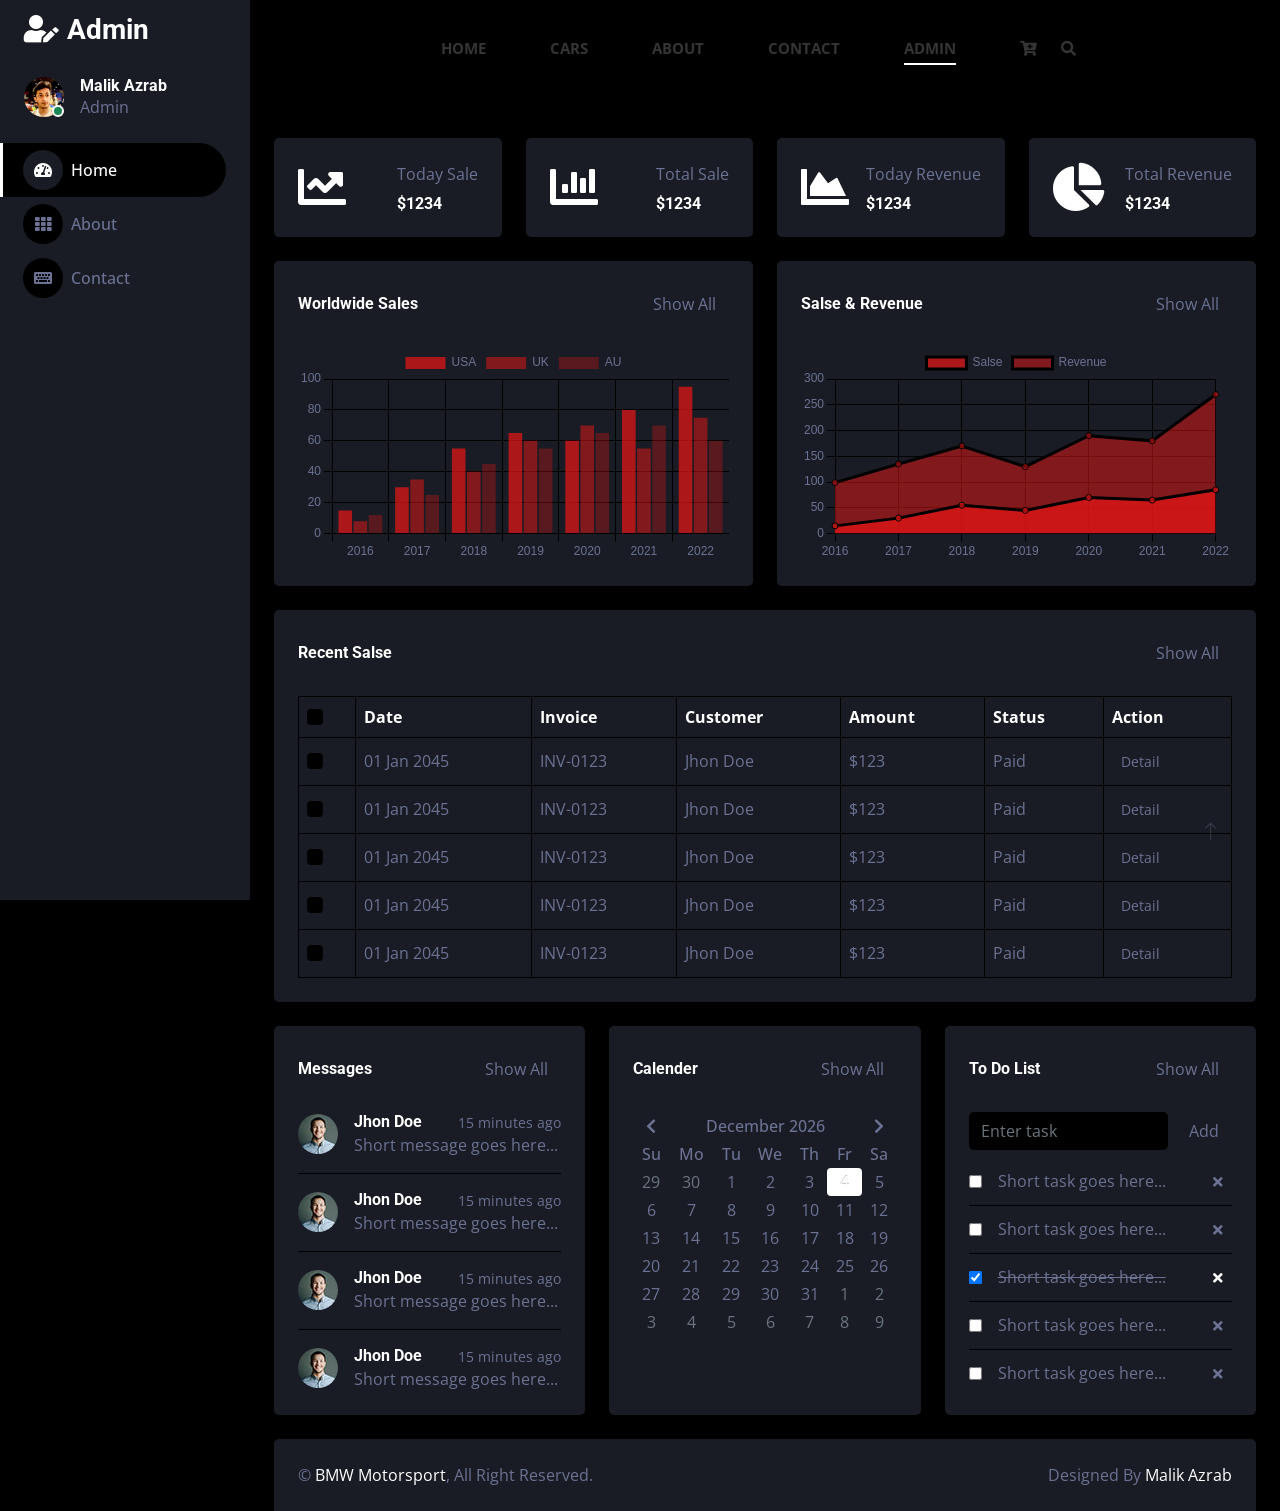
<file: admin_panel1/adminpanel.html>
<!DOCTYPE html>
<html lang="en">

<head>
    <meta charset="utf-8">
    <title>Motorsport Admin</title>
    <meta content="width=device-width, initial-scale=1.0" name="viewport">
    <meta content="" name="keywords">
    <meta content="" name="description">

    <!-- Favicon -->
    <link href="img/favicon.ico" rel="icon">

    <!-- Google Web Fonts -->
    <link rel="preconnect" href="https://fonts.googleapis.com">
    <link rel="preconnect" href="https://fonts.gstatic.com" crossorigin>
    <link href="https://fonts.googleapis.com/css2?family=Open+Sans:wght@400;600&family=Roboto:wght@500;700&display=swap" rel="stylesheet"> 
    
    <!-- Icon Font Stylesheet -->
    <link href="https://cdnjs.cloudflare.com/ajax/libs/font-awesome/5.10.0/css/all.min.css" rel="stylesheet">
    <link href="https://cdn.jsdelivr.net/npm/bootstrap-icons@1.4.1/font/bootstrap-icons.css" rel="stylesheet">

    <!-- Libraries Stylesheet -->
    <link href="lib/owlcarousel/assets/owl.carousel.min.css" rel="stylesheet">
    <link href="lib/tempusdominus/css/tempusdominus-bootstrap-4.min.css" rel="stylesheet" />

    <!-- Customized Bootstrap Stylesheet -->
    <link href="css/bootstrap.min.css" rel="stylesheet">

    <!-- Template Stylesheet -->
    <link href="css/style.css" rel="stylesheet">
</head>

<body>
    <div class="container-fluid position-relative d-flex p-0">
        <!-- Spinner Start -->
        <div id="spinner" class="show bg-dark position-fixed translate-middle w-100 vh-100 top-50 start-50 d-flex align-items-center justify-content-center">
            <div class="spinner-border text-white" style="width: 3rem; height: 3rem;" role="status">
                <span class="sr-only">Loading...</span>
            </div>
        </div>
        <!-- Spinner End -->


        <!-- Sidebar Start -->
        <div class="sidebar pe-4 pb-3">
            <nav class="navbar bg-secondary navbar-dark">
                <a href="" class="navbar-brand mx-4 mb-3">
                    <h3 class="text-white"><i class="fa fa-user-edit me-2"></i>Admin</h3>
                </a>
                <div class="d-flex align-items-center ms-4 mb-4">
                    <div class="position-relative">
                        <img class="rounded-circle" src="img/myimg.jpeg" alt="" style="width: 40px; height: 40px;">
                        <div class="bg-success rounded-circle border border-2 border-white position-absolute end-0 bottom-0 p-1"></div>
                    </div>
                    <div class="ms-3">
                        <h6 class="mb-0">Malik Azrab</h6>
                        <span>Admin</span>
                    </div>
                </div>
                <div class="navbar-nav w-100">
                    <a href="index.html" class="nav-item nav-link active"><i class="fa fa-tachometer-alt me-2"></i>Home</a>
                    <a href="" class="nav-item nav-link"><i class="fa fa-th me-2"></i>About</a>
                    <a href="contact.html" class="nav-item nav-link"><i class="fa fa-keyboard me-2"></i>Contact</a>
                </div>
            </nav>
        </div>
        <!-- Sidebar End -->


        <!-- Content Start -->
        <div class="content">
            <!-- Navbar Start -->
            <!-- <nav class="navbar navbar-expand bg-secondary navbar-dark sticky-top px-4 py-0">
                <a href="index.html" class="navbar-brand d-flex d-lg-none me-4">
                    <h2 class="text- mb-0"><i class="fa fa-user-edit"></i></h2>
                </a>
                <a href="#" class="sidebar-toggler flex-shrink-0">
                    <i class="fa fa-bars"></i>
                </a>
                <form class="d-none d-md-flex ms-4">
                    <input class="form-control bg-dark border-0" type="search" placeholder="Search">
                </form>
                <div class="navbar-nav align-items-center ms-auto">
                    <div class="nav-item dropdown">
                        <a href="#" class="nav-link dropdown-toggle" data-bs-toggle="dropdown">
                            <i class="fa fa-envelope me-lg-2"></i>
                            <span class="d-none d-lg-inline-flex">Message</span>
                        </a>
                        <div class="dropdown-menu dropdown-menu-end bg-secondary border-0 rounded-0 rounded-bottom m-0">
                            <a href="#" class="dropdown-item">
                                <div class="d-flex align-items-center">
                                    <img class="rounded-circle" src="img/user.jpg" alt="" style="width: 40px; height: 40px;">
                                    <div class="ms-2">
                                        <h6 class="fw-normal mb-0">Jhon send you a message</h6>
                                        <small>15 minutes ago</small>
                                    </div>
                                </div>
                            </a>
                            <hr class="dropdown-divider">
                            <a href="#" class="dropdown-item">
                                <div class="d-flex align-items-center">
                                    <img class="rounded-circle" src="img/user.jpg" alt="" style="width: 40px; height: 40px;">
                                    <div class="ms-2">
                                        <h6 class="fw-normal mb-0">Jhon send you a message</h6>
                                        <small>15 minutes ago</small>
                                    </div>
                                </div>
                            </a>
                            <hr class="dropdown-divider">
                            <a href="#" class="dropdown-item">
                                <div class="d-flex align-items-center">
                                    <img class="rounded-circle" src="img/user.jpg" alt="" style="width: 40px; height: 40px;">
                                    <div class="ms-2">
                                        <h6 class="fw-normal mb-0">Jhon send you a message</h6>
                                        <small>15 minutes ago</small>
                                    </div>
                                </div>
                            </a>
                            <hr class="dropdown-divider">
                            <a href="#" class="dropdown-item text-center">See all message</a>
                        </div>
                    </div>
                    <div class="nav-item dropdown">
                        <a href="#" class="nav-link dropdown-toggle" data-bs-toggle="dropdown">
                            <i class="fa fa-bell me-lg-2"></i>
                            <span class="d-none d-lg-inline-flex">Notificatin</span>
                        </a>
                        <div class="dropdown-menu dropdown-menu-end bg-secondary border-0 rounded-0 rounded-bottom m-0">
                            <a href="#" class="dropdown-item">
                                <h6 class="fw-normal mb-0">Profile updated</h6>
                                <small>15 minutes ago</small>
                            </a>
                            <hr class="dropdown-divider">
                            <a href="#" class="dropdown-item">
                                <h6 class="fw-normal mb-0">New user added</h6>
                                <small>15 minutes ago</small>
                            </a>
                            <hr class="dropdown-divider">
                            <a href="#" class="dropdown-item">
                                <h6 class="fw-normal mb-0">Password changed</h6>
                                <small>15 minutes ago</small>
                            </a>
                            <hr class="dropdown-divider">
                            <a href="#" class="dropdown-item text-center">See all notifications</a>
                        </div>
                    </div>
                    <div class="nav-item dropdown">
                        <a href="#" class="nav-link dropdown-toggle" data-bs-toggle="dropdown">
                            <img class="rounded-circle me-lg-2" src="img/user.jpg" alt="" style="width: 40px; height: 40px;">
                            <span class="d-none d-lg-inline-flex">John Doe</span>
                        </a>
                        <div class="dropdown-menu dropdown-menu-end bg-secondary border-0 rounded-0 rounded-bottom m-0">
                            <a href="#" class="dropdown-item">My Profile</a>
                            <a href="#" class="dropdown-item">Settings</a>
                            <a href="#" class="dropdown-item">Log Out</a>
                        </div>
                    </div>
                </div>
            </nav> -->
                <header class="header">
        <div class="header__top">
            <div class="container">
                <div class="row">
                    <div class="col-lg-5">
                    </div>
                </div>
            </div>
        </div>
        <div class="container">
            <div class="row">
                <div class="col-lg-10">
                    <div class="header__nav">
                        <nav class="header__menu">
                            <ul>
                                <li><a href="./index.html">Home</a></li>
                                <li><a href="./car.html">Cars</a></li>
                                <li><a href="./about.html">About</a></li>
                                <li><a href="./contact.html">Contact</a></li>
                                <li class="active"><a href="./adminpanel.html">Admin</a></li>
                            </ul>
                        </nav>
                        <div class="header__nav__widget">
                            <div class="header__nav__widget__btn">
                                <a href="#"><i class="fa fa-cart-plus"></i></a>
                                <a href="#" class="search-switch"><i class="fa fa-search"></i></a>
                            </div>
                        </div>
                    </div>
                </div>
            </div>
            <div class="canvas__open">
                <span class="fa fa-bars"></span>
            </div>
        </div>
    </header>
            <!-- Navbar End -->


            <!-- Sale & Revenue Start -->
            <div class="container-fluid pt-4 px-4">
                <div class="row g-4">
                    <div class="col-sm-6 col-xl-3">
                        <div class="bg-secondary rounded d-flex align-items-center justify-content-between p-4">
                            <i class="fa fa-chart-line fa-3x text-white"></i>
                            <div class="ms-3">
                                <p class="mb-2">Today Sale</p>
                                <h6 class="mb-0">$1234</h6>
                            </div>
                        </div>
                    </div>
                    <div class="col-sm-6 col-xl-3">
                        <div class="bg-secondary rounded d-flex align-items-center justify-content-between p-4">
                            <i class="fa fa-chart-bar fa-3x text-white"></i>
                            <div class="ms-3">
                                <p class="mb-2">Total Sale</p>
                                <h6 class="mb-0">$1234</h6>
                            </div>
                        </div>
                    </div>
                    <div class="col-sm-6 col-xl-3">
                        <div class="bg-secondary rounded d-flex align-items-center justify-content-between p-4">
                            <i class="fa fa-chart-area fa-3x text-white"></i>
                            <div class="ms-3">
                                <p class="mb-2">Today Revenue</p>
                                <h6 class="mb-0">$1234</h6>
                            </div>
                        </div>
                    </div>
                    <div class="col-sm-6 col-xl-3">
                        <div class="bg-secondary rounded d-flex align-items-center justify-content-between p-4">
                            <i class="fa fa-chart-pie fa-3x text-white"></i>
                            <div class="ms-3">
                                <p class="mb-2">Total Revenue</p>
                                <h6 class="mb-0">$1234</h6>
                            </div>
                        </div>
                    </div>
                </div>
            </div>
            <!-- Sale & Revenue End -->


            <!-- Sales Chart Start -->
            <div class="container-fluid pt-4 px-4">
                <div class="row g-4">
                    <div class="col-sm-12 col-xl-6">
                        <div class="bg-secondary text-center rounded p-4">
                            <div class="d-flex align-items-center justify-content-between mb-4">
                                <h6 class="mb-0">Worldwide Sales</h6>
                                <a href="" class="btn btn-white">Show All</a>
                            </div>
                            <canvas id="worldwide-sales"></canvas>
                        </div>
                    </div>
                    <div class="col-sm-12 col-xl-6">
                        <div class="bg-secondary text-center rounded p-4">
                            <div class="d-flex align-items-center justify-content-between mb-4">
                                <h6 class="mb-0">Salse & Revenue</h6>
                                <a href="" class="btn btn-white">Show All</a>
                            </div>
                            <canvas id="salse-revenue"></canvas>
                        </div>
                    </div>
                </div>
            </div>
            <!-- Sales Chart End -->


            <!-- Recent Sales Start -->
            <div class="container-fluid pt-4 px-4">
                <div class="bg-secondary text-center rounded p-4">
                    <div class="d-flex align-items-center justify-content-between mb-4">
                        <h6 class="mb-0">Recent Salse</h6>
                        <a href="" class="btn btn-white">Show All</a>
                    </div>
                    <div class="table-responsive">
                        <table class="table text-start align-middle table-bordered table-hover mb-0">
                            <thead>
                                <tr class="text-white">
                                    <th scope="col"><input class="form-check-input" type="checkbox"></th>
                                    <th scope="col">Date</th>
                                    <th scope="col">Invoice</th>
                                    <th scope="col">Customer</th>
                                    <th scope="col">Amount</th>
                                    <th scope="col">Status</th>
                                    <th scope="col">Action</th>
                                </tr>
                            </thead>
                            <tbody>
                                <tr>
                                    <td><input class="form-check-input" type="checkbox"></td>
                                    <td>01 Jan 2045</td>
                                    <td>INV-0123</td>
                                    <td>Jhon Doe</td>
                                    <td>$123</td>
                                    <td>Paid</td>
                                    <td><a class="btn btn-sm btn-white" href="">Detail</a></td>
                                </tr>
                                <tr>
                                    <td><input class="form-check-input" type="checkbox"></td>
                                    <td>01 Jan 2045</td>
                                    <td>INV-0123</td>
                                    <td>Jhon Doe</td>
                                    <td>$123</td>
                                    <td>Paid</td>
                                    <td><a class="btn btn-sm btn-white" href="">Detail</a></td>
                                </tr>
                                <tr>
                                    <td><input class="form-check-input" type="checkbox"></td>
                                    <td>01 Jan 2045</td>
                                    <td>INV-0123</td>
                                    <td>Jhon Doe</td>
                                    <td>$123</td>
                                    <td>Paid</td>
                                    <td><a class="btn btn-sm btn-white" href="">Detail</a></td>
                                </tr>
                                <tr>
                                    <td><input class="form-check-input" type="checkbox"></td>
                                    <td>01 Jan 2045</td>
                                    <td>INV-0123</td>
                                    <td>Jhon Doe</td>
                                    <td>$123</td>
                                    <td>Paid</td>
                                    <td><a class="btn btn-sm btn-white" href="">Detail</a></td>
                                </tr>
                                <tr>
                                    <td><input class="form-check-input" type="checkbox"></td>
                                    <td>01 Jan 2045</td>
                                    <td>INV-0123</td>
                                    <td>Jhon Doe</td>
                                    <td>$123</td>
                                    <td>Paid</td>
                                    <td><a class="btn btn-sm btn-white" href="">Detail</a></td>
                                </tr>
                            </tbody>
                        </table>
                    </div>
                </div>
            </div>
            <!-- Recent Sales End -->


            <!-- Widgets Start -->
            <div class="container-fluid pt-4 px-4">
                <div class="row g-4">
                    <div class="col-sm-12 col-md-6 col-xl-4">
                        <div class="h-100 bg-secondary rounded p-4">
                            <div class="d-flex align-items-center justify-content-between mb-2">
                                <h6 class="mb-0">Messages</h6>
                                <a href="" class="btn btn-white">Show All</a>
                            </div>
                            <div class="d-flex align-items-center border-bottom py-3">
                                <img class="rounded-circle flex-shrink-0" src="img/user.jpg" alt="" style="width: 40px; height: 40px;">
                                <div class="w-100 ms-3">
                                    <div class="d-flex w-100 justify-content-between">
                                        <h6 class="mb-0">Jhon Doe</h6>
                                        <small>15 minutes ago</small>
                                    </div>
                                    <span>Short message goes here...</span>
                                </div>
                            </div>
                            <div class="d-flex align-items-center border-bottom py-3">
                                <img class="rounded-circle flex-shrink-0" src="img/user.jpg" alt="" style="width: 40px; height: 40px;">
                                <div class="w-100 ms-3">
                                    <div class="d-flex w-100 justify-content-between">
                                        <h6 class="mb-0">Jhon Doe</h6>
                                        <small>15 minutes ago</small>
                                    </div>
                                    <span>Short message goes here...</span>
                                </div>
                            </div>
                            <div class="d-flex align-items-center border-bottom py-3">
                                <img class="rounded-circle flex-shrink-0" src="img/user.jpg" alt="" style="width: 40px; height: 40px;">
                                <div class="w-100 ms-3">
                                    <div class="d-flex w-100 justify-content-between">
                                        <h6 class="mb-0">Jhon Doe</h6>
                                        <small>15 minutes ago</small>
                                    </div>
                                    <span>Short message goes here...</span>
                                </div>
                            </div>
                            <div class="d-flex align-items-center pt-3">
                                <img class="rounded-circle flex-shrink-0" src="img/user.jpg" alt="" style="width: 40px; height: 40px;">
                                <div class="w-100 ms-3">
                                    <div class="d-flex w-100 justify-content-between">
                                        <h6 class="mb-0">Jhon Doe</h6>
                                        <small>15 minutes ago</small>
                                    </div>
                                    <span>Short message goes here...</span>
                                </div>
                            </div>
                        </div>
                    </div>
                    <div class="col-sm-12 col-md-6 col-xl-4">
                        <div class="h-100 bg-secondary rounded p-4">
                            <div class="d-flex align-items-center justify-content-between mb-4">
                                <h6 class="mb-0">Calender</h6>
                                <a href="" class="btn btn-white" >Show All</a>
                            </div>
                            <div id="calender"></div>
                        </div>
                    </div>
                    <div class="col-sm-12 col-md-6 col-xl-4">
                        <div class="h-100 bg-secondary rounded p-4">
                            <div class="d-flex align-items-center justify-content-between mb-4">
                                <h6 class="mb-0">To Do List</h6>
                                <a href="" class="btn btn-white">Show All</a>
                            </div>
                            <div class="d-flex mb-2">
                                <input class="form-control bg-dark border-0" type="text" placeholder="Enter task">
                                <button type="button" class="btn btn-white ms-2">Add</button>
                            </div>
                            <div class="d-flex align-items-center border-bottom py-2">
                                <input class="form-check-input-white m-0" type="checkbox">
                                <div class="w-100 ms-3">
                                    <div class="d-flex w-100 align-items-center justify-content-between">
                                        <span>Short task goes here...</span>
                                        <button class="btn btn-sm"><i class="fa fa-times"></i></button>
                                    </div>
                                </div>
                            </div>
                            <div class="d-flex align-items-center border-bottom py-2">
                                <input class="form-check-input-white m-0" type="checkbox">
                                <div class="w-100 ms-3">
                                    <div class="d-flex w-100 align-items-center justify-content-between">
                                        <span>Short task goes here...</span>
                                        <button class="btn btn-sm"><i class="fa fa-times"></i></button>
                                    </div>
                                </div>
                            </div>
                            <div class="d-flex align-items-center border-bottom py-2">
                                <input class="form-check-input-white m-0" type="checkbox" checked>
                                <div class="w-100 ms-3">
                                    <div class="d-flex w-100 align-items-center justify-content-between">
                                        <span><del>Short task goes here...</del></span>
                                        <button class="btn btn-sm text-white"><i class="fa fa-times"></i></button>
                                    </div>
                                </div>
                            </div>
                            <div class="d-flex align-items-center border-bottom py-2">
                                <input class="form-check-input-white m-0" type="checkbox">
                                <div class="w-100 ms-3">
                                    <div class="d-flex w-100 align-items-center justify-content-between">
                                        <span>Short task goes here...</span>
                                        <button class="btn btn-sm"><i class="fa fa-times"></i></button>
                                    </div>
                                </div>
                            </div>
                            <div class="d-flex align-items-center pt-2">
                                <input class="form-check-input-white m-0" type="checkbox">
                                <div class="w-100 ms-3">
                                    <div class="d-flex w-100 align-items-center justify-content-between">
                                        <span>Short task goes here...</span>
                                        <button class="btn btn-sm"><i class="fa fa-times"></i></button>
                                    </div>
                                </div>
                            </div>
                        </div>
                    </div>
                </div>
            </div>
            <!-- Widgets End -->


            <!-- Footer Start -->
            <div class="container-fluid pt-4 px-4">
                <div class="bg-secondary rounded-top p-4">
                    <div class="row">
                        <div class="col-12 col-sm-6 text-center text-sm-start">
                            &copy; <a href="#" class="text-white">BMW Motorsport</a>, All Right Reserved. 
                        </div>
                        <div class="col-12 col-sm-6 text-center text-sm-end">
                            <!--/*** This template is free as long as you keep the footer author’s credit link/attribution link/backlink. If you'd like to use the template without the footer author’s credit link/attribution link/backlink, you can purchase the Credit Removal License from "https://htmlcodex.com/credit-removal". Thank you for your support. ***/-->
                            Designed By <a href="https://www.linkedin.com/in/malik-azrab-399363391/" class="text-white">Malik Azrab</a>
                        </div>
                    </div>
                </div>
            </div>
            <!-- Footer End -->
        </div>
        <!-- Content End -->


        <!-- Back to Top -->
        <a href="#" class="btn btn-lg btn-white btn-lg-square back-to-top"><i class="bi bi-arrow-up"></i></a>
    </div>

    <!-- JavaScript Libraries -->
    <script src="https://code.jquery.com/jquery-3.4.1.min.js"></script>
    <script src="https://cdn.jsdelivr.net/npm/bootstrap@5.0.0/dist/js/bootstrap.bundle.min.js"></script>
    <script src="lib/chart/chart.min.js"></script>
    <script src="lib/easing/easing.min.js"></script>
    <script src="lib/waypoints/waypoints.min.js"></script>
    <script src="lib/owlcarousel/owl.carousel.min.js"></script>
    <script src="lib/tempusdominus/js/moment.min.js"></script>
    <script src="lib/tempusdominus/js/moment-timezone.min.js"></script>
    <script src="lib/tempusdominus/js/tempusdominus-bootstrap-4.min.js"></script>

    <!-- Template Javascript -->
    <script src="js/main.js"></script>
</body>

</html>
</file>
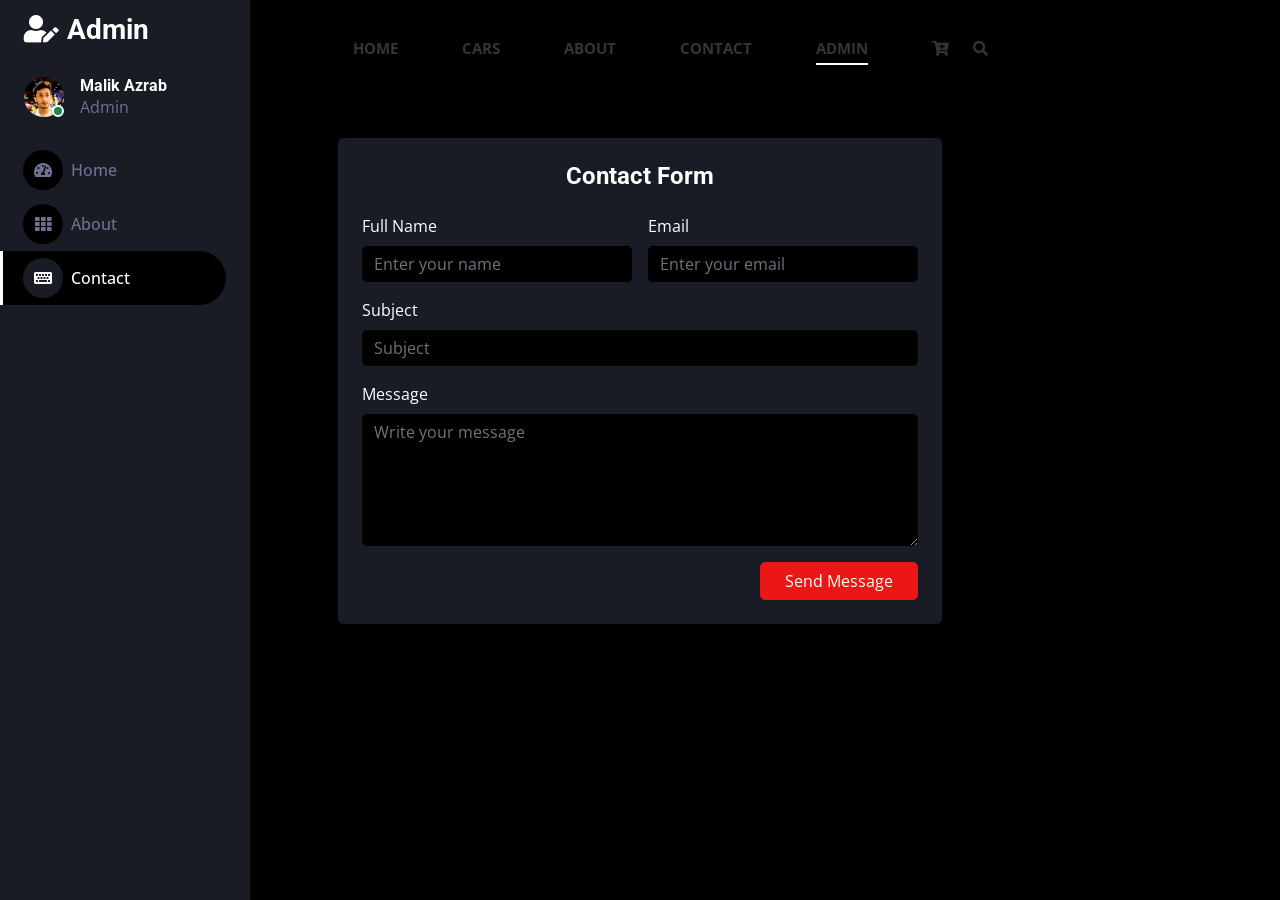
<file: admin_panel1/contact.html>
<!DOCTYPE html>
<html lang="en">

<head>
    <meta charset="utf-8">
    <title>Motorsport Admin</title>
    <meta content="width=device-width, initial-scale=1.0" name="viewport">
    <meta content="" name="keywords">
    <meta content="" name="description">

    <!-- Favicon -->
    <link href="img/favicon.ico" rel="icon">

    <!-- Google Web Fonts -->
    <link rel="preconnect" href="https://fonts.googleapis.com">
    <link rel="preconnect" href="https://fonts.gstatic.com" crossorigin>
    <link href="https://fonts.googleapis.com/css2?family=Open+Sans:wght@400;600&family=Roboto:wght@500;700&display=swap" rel="stylesheet"> 
    
    <!-- Icon Font Stylesheet -->
    <link href="https://cdnjs.cloudflare.com/ajax/libs/font-awesome/5.10.0/css/all.min.css" rel="stylesheet">
    <link href="https://cdn.jsdelivr.net/npm/bootstrap-icons@1.4.1/font/bootstrap-icons.css" rel="stylesheet">

    <!-- Libraries Stylesheet -->
    <link href="lib/owlcarousel/assets/owl.carousel.min.css" rel="stylesheet">
    <link href="lib/tempusdominus/css/tempusdominus-bootstrap-4.min.css" rel="stylesheet" />

    <!-- Customized Bootstrap Stylesheet -->
    <link href="css/bootstrap.min.css" rel="stylesheet">

    <!-- Template Stylesheet -->
    <link href="css/style.css" rel="stylesheet">
</head>

<body>
 <div class="sidebar pe-4 pb-3">
            <nav class="navbar bg-secondary navbar-dark">
                <a href="" class="navbar-brand mx-4 mb-3">
                    <h3 class="text-white"><i class="fa fa-user-edit me-2"></i>Admin</h3>
                </a>
                <div class="d-flex align-items-center ms-4 mb-4">
                    <div class="position-relative">
                        <img class="rounded-circle" src="img/myimg.jpeg" alt="" style="width: 40px; height: 40px;">
                        <div class="bg-success rounded-circle border border-2 border-white position-absolute end-0 bottom-0 p-1"></div>
                    </div>
                    <div class="ms-3">
                        <h6 class="mb-0">Malik Azrab</h6>
                        <span>Admin</span>
                    </div>
                </div>
                <div class="navbar-nav w-100">
                    <a href="index.html" class="nav-item nav-link"><i class="fa fa-tachometer-alt me-2"></i>Home</a>
                    <a href="" class="nav-item nav-link"><i class="fa fa-th me-2"></i>About</a>
                    <a href="" class="nav-item nav-link active"><i class="fa fa-keyboard me-2"></i>Contact</a>
                </div>
            </nav>
        </div>
         <div class="container">
            <div class="row">
                <div class="col-lg-10">
                    <div class="header__nav">
                        <nav class="header__menu">
                            <ul>
                                <li><a href="./index.html">Home</a></li>
                                <li><a href="./car.html">Cars</a></li>
                                <li><a href="./about.html">About</a></li>
                                <li><a href="./contact.html">Contact</a></li>
                                <li class="active"><a href="./adminpanel.html">Admin</a></li>
                            </ul>
                        </nav>
                        <div class="header__nav__widget">
                            <div class="header__nav__widget__btn">
                                <a href="#"><i class="fa fa-cart-plus"></i></a>
                                <a href="#" class="search-switch"><i class="fa fa-search"></i></a>
                            </div>
                        </div>
                    </div>
                </div>
            </div>
            <div class="canvas__open">
                <span class="fa fa-bars"></span>
            </div>
        </div>

 <!-- Contact Page Start -->
<div class="container-fluid pt-4 px-4">
    <div class="row justify-content-center">
        
        <div class="col-lg-6 col-md-8 mx-auto">
            <div class="bg-secondary rounded p-4">

                <h4 class="mb-4 text-white text-center">Contact Form</h4>

                <form>
                    <div class="row g-3">

                        <div class="col-md-6">
                            <label class="form-label text-white">Full Name</label>
                            <input type="text" class="form-control bg-dark border-0 text-white" placeholder="Enter your name">
                        </div>

                        <div class="col-md-6">
                            <label class="form-label text-white">Email</label>
                            <input type="email" class="form-control bg-dark border-0 text-white" placeholder="Enter your email">
                        </div>

                        <div class="col-12">
                            <label class="form-label text-white">Subject</label>
                            <input type="text" class="form-control bg-dark border-0 text-white" placeholder="Subject">
                        </div>

                        <div class="col-12">
                            <label class="form-label text-white">Message</label>
                            <textarea class="form-control bg-dark border-0 text-white" rows="5" placeholder="Write your message"></textarea>
                        </div>

                        <div class="col-12 text-end">
                            <button class="btn btn-primary px-4">Send Message</button>
                        </div>

                    </div>
                </form>

            </div>
        </div>

    </div>
</div>
<!-- Contact Page End -->

    <!-- JavaScript Libraries -->
    <script src="https://code.jquery.com/jquery-3.4.1.min.js"></script>
    <script src="https://cdn.jsdelivr.net/npm/bootstrap@5.0.0/dist/js/bootstrap.bundle.min.js"></script>
    <script src="lib/chart/chart.min.js"></script>
    <script src="lib/easing/easing.min.js"></script>
    <script src="lib/waypoints/waypoints.min.js"></script>
    <script src="lib/owlcarousel/owl.carousel.min.js"></script>
    <script src="lib/tempusdominus/js/moment.min.js"></script>
    <script src="lib/tempusdominus/js/moment-timezone.min.js"></script>
    <script src="lib/tempusdominus/js/tempusdominus-bootstrap-4.min.js"></script>

    <!-- Template Javascript -->
    <script src="js/main.js"></script>
</body>

</html>
</file>
<file: css/elegant-icons.css>
@font-face {
	font-family: 'ElegantIcons';
	src:url('../fonts/ElegantIcons.eot');
	src:url('../fonts/ElegantIcons.eot?#iefix') format('embedded-opentype'),
		url('../fonts/ElegantIcons.woff') format('woff'),
		url('../fonts/ElegantIcons.ttf') format('truetype'),
		url('../fonts/ElegantIcons.svg#ElegantIcons') format('svg');
	font-weight: normal;
	font-style: normal;
}

/* Use the following CSS code if you want to use data attributes for inserting your icons */
[data-icon]:before {
	font-family: 'ElegantIcons';
	content: attr(data-icon);
	speak: none;
	font-weight: normal;
	font-variant: normal;
	text-transform: none;
	line-height: 1;
	-webkit-font-smoothing: antialiased;
	-moz-osx-font-smoothing: grayscale;
}

/* Use the following CSS code if you want to have a class per icon */
/*
Instead of a list of all class selectors,
you can use the generic selector below, but it's slower:
[class*="your-class-prefix"] {
*/
.arrow_up, .arrow_down, .arrow_left, .arrow_right, .arrow_left-up, .arrow_right-up, .arrow_right-down, .arrow_left-down, .arrow-up-down, .arrow_up-down_alt, .arrow_left-right_alt, .arrow_left-right, .arrow_expand_alt2, .arrow_expand_alt, .arrow_condense, .arrow_expand, .arrow_move, .arrow_carrot-up, .arrow_carrot-down, .arrow_carrot-left, .arrow_carrot-right, .arrow_carrot-2up, .arrow_carrot-2down, .arrow_carrot-2left, .arrow_carrot-2right, .arrow_carrot-up_alt2, .arrow_carrot-down_alt2, .arrow_carrot-left_alt2, .arrow_carrot-right_alt2, .arrow_carrot-2up_alt2, .arrow_carrot-2down_alt2, .arrow_carrot-2left_alt2, .arrow_carrot-2right_alt2, .arrow_triangle-up, .arrow_triangle-down, .arrow_triangle-left, .arrow_triangle-right, .arrow_triangle-up_alt2, .arrow_triangle-down_alt2, .arrow_triangle-left_alt2, .arrow_triangle-right_alt2, .arrow_back, .icon_minus-06, .icon_plus, .icon_close, .icon_check, .icon_minus_alt2, .icon_plus_alt2, .icon_close_alt2, .icon_check_alt2, .icon_zoom-out_alt, .icon_zoom-in_alt, .icon_search, .icon_box-empty, .icon_box-selected, .icon_minus-box, .icon_plus-box, .icon_box-checked, .icon_circle-empty, .icon_circle-slelected, .icon_stop_alt2, .icon_stop, .icon_pause_alt2, .icon_pause, .icon_menu, .icon_menu-square_alt2, .icon_menu-circle_alt2, .icon_ul, .icon_ol, .icon_adjust-horiz, .icon_adjust-vert, .icon_document_alt, .icon_documents_alt, .icon_pencil, .icon_pencil-edit_alt, .icon_pencil-edit, .icon_folder-alt, .icon_folder-open_alt, .icon_folder-add_alt, .icon_info_alt, .icon_error-oct_alt, .icon_error-circle_alt, .icon_error-triangle_alt, .icon_question_alt2, .icon_question, .icon_comment_alt, .icon_chat_alt, .icon_vol-mute_alt, .icon_volume-low_alt, .icon_volume-high_alt, .icon_quotations, .icon_quotations_alt2, .icon_clock_alt, .icon_lock_alt, .icon_lock-open_alt, .icon_key_alt, .icon_cloud_alt, .icon_cloud-upload_alt, .icon_cloud-download_alt, .icon_image, .icon_images, .icon_lightbulb_alt, .icon_gift_alt, .icon_house_alt, .icon_genius, .icon_mobile, .icon_tablet, .icon_laptop, .icon_desktop, .icon_camera_alt, .icon_mail_alt, .icon_cone_alt, .icon_ribbon_alt, .icon_bag_alt, .icon_creditcard, .icon_cart_alt, .icon_paperclip, .icon_tag_alt, .icon_tags_alt, .icon_trash_alt, .icon_cursor_alt, .icon_mic_alt, .icon_compass_alt, .icon_pin_alt, .icon_pushpin_alt, .icon_map_alt, .icon_drawer_alt, .icon_toolbox_alt, .icon_book_alt, .icon_calendar, .icon_film, .icon_table, .icon_contacts_alt, .icon_headphones, .icon_lifesaver, .icon_piechart, .icon_refresh, .icon_link_alt, .icon_link, .icon_loading, .icon_blocked, .icon_archive_alt, .icon_heart_alt, .icon_star_alt, .icon_star-half_alt, .icon_star, .icon_star-half, .icon_tools, .icon_tool, .icon_cog, .icon_cogs, .arrow_up_alt, .arrow_down_alt, .arrow_left_alt, .arrow_right_alt, .arrow_left-up_alt, .arrow_right-up_alt, .arrow_right-down_alt, .arrow_left-down_alt, .arrow_condense_alt, .arrow_expand_alt3, .arrow_carrot_up_alt, .arrow_carrot-down_alt, .arrow_carrot-left_alt, .arrow_carrot-right_alt, .arrow_carrot-2up_alt, .arrow_carrot-2dwnn_alt, .arrow_carrot-2left_alt, .arrow_carrot-2right_alt, .arrow_triangle-up_alt, .arrow_triangle-down_alt, .arrow_triangle-left_alt, .arrow_triangle-right_alt, .icon_minus_alt, .icon_plus_alt, .icon_close_alt, .icon_check_alt, .icon_zoom-out, .icon_zoom-in, .icon_stop_alt, .icon_menu-square_alt, .icon_menu-circle_alt, .icon_document, .icon_documents, .icon_pencil_alt, .icon_folder, .icon_folder-open, .icon_folder-add, .icon_folder_upload, .icon_folder_download, .icon_info, .icon_error-circle, .icon_error-oct, .icon_error-triangle, .icon_question_alt, .icon_comment, .icon_chat, .icon_vol-mute, .icon_volume-low, .icon_volume-high, .icon_quotations_alt, .icon_clock, .icon_lock, .icon_lock-open, .icon_key, .icon_cloud, .icon_cloud-upload, .icon_cloud-download, .icon_lightbulb, .icon_gift, .icon_house, .icon_camera, .icon_mail, .icon_cone, .icon_ribbon, .icon_bag, .icon_cart, .icon_tag, .icon_tags, .icon_trash, .icon_cursor, .icon_mic, .icon_compass, .icon_pin, .icon_pushpin, .icon_map, .icon_drawer, .icon_toolbox, .icon_book, .icon_contacts, .icon_archive, .icon_heart, .icon_profile, .icon_group, .icon_grid-2x2, .icon_grid-3x3, .icon_music, .icon_pause_alt, .icon_phone, .icon_upload, .icon_download, .social_facebook, .social_twitter, .social_pinterest, .social_googleplus, .social_tumblr, .social_tumbleupon, .social_wordpress, .social_instagram, .social_dribbble, .social_vimeo, .social_linkedin, .social_rss, .social_deviantart, .social_share, .social_myspace, .social_skype, .social_youtube, .social_picassa, .social_googledrive, .social_flickr, .social_blogger, .social_spotify, .social_delicious, .social_facebook_circle, .social_twitter_circle, .social_pinterest_circle, .social_googleplus_circle, .social_tumblr_circle, .social_stumbleupon_circle, .social_wordpress_circle, .social_instagram_circle, .social_dribbble_circle, .social_vimeo_circle, .social_linkedin_circle, .social_rss_circle, .social_deviantart_circle, .social_share_circle, .social_myspace_circle, .social_skype_circle, .social_youtube_circle, .social_picassa_circle, .social_googledrive_alt2, .social_flickr_circle, .social_blogger_circle, .social_spotify_circle, .social_delicious_circle, .social_facebook_square, .social_twitter_square, .social_pinterest_square, .social_googleplus_square, .social_tumblr_square, .social_stumbleupon_square, .social_wordpress_square, .social_instagram_square, .social_dribbble_square, .social_vimeo_square, .social_linkedin_square, .social_rss_square, .social_deviantart_square, .social_share_square, .social_myspace_square, .social_skype_square, .social_youtube_square, .social_picassa_square, .social_googledrive_square, .social_flickr_square, .social_blogger_square, .social_spotify_square, .social_delicious_square, .icon_printer, .icon_calulator, .icon_building, .icon_floppy, .icon_drive, .icon_search-2, .icon_id, .icon_id-2, .icon_puzzle, .icon_like, .icon_dislike, .icon_mug, .icon_currency, .icon_wallet, .icon_pens, .icon_easel, .icon_flowchart, .icon_datareport, .icon_briefcase, .icon_shield, .icon_percent, .icon_globe, .icon_globe-2, .icon_target, .icon_hourglass, .icon_balance, .icon_rook, .icon_printer-alt, .icon_calculator_alt, .icon_building_alt, .icon_floppy_alt, .icon_drive_alt, .icon_search_alt, .icon_id_alt, .icon_id-2_alt, .icon_puzzle_alt, .icon_like_alt, .icon_dislike_alt, .icon_mug_alt, .icon_currency_alt, .icon_wallet_alt, .icon_pens_alt, .icon_easel_alt, .icon_flowchart_alt, .icon_datareport_alt, .icon_briefcase_alt, .icon_shield_alt, .icon_percent_alt, .icon_globe_alt, .icon_clipboard {
	font-family: 'ElegantIcons';
	speak: none;
	font-style: normal;
	font-weight: normal;
	font-variant: normal;
	text-transform: none;
	line-height: 1;
	-webkit-font-smoothing: antialiased;
}
.arrow_up:before {
	content: "\21";
}
.arrow_down:before {
	content: "\22";
}
.arrow_left:before {
	content: "\23";
}
.arrow_right:before {
	content: "\24";
}
.arrow_left-up:before {
	content: "\25";
}
.arrow_right-up:before {
	content: "\26";
}
.arrow_right-down:before {
	content: "\27";
}
.arrow_left-down:before {
	content: "\28";
}
.arrow-up-down:before {
	content: "\29";
}
.arrow_up-down_alt:before {
	content: "\2a";
}
.arrow_left-right_alt:before {
	content: "\2b";
}
.arrow_left-right:before {
	content: "\2c";
}
.arrow_expand_alt2:before {
	content: "\2d";
}
.arrow_expand_alt:before {
	content: "\2e";
}
.arrow_condense:before {
	content: "\2f";
}
.arrow_expand:before {
	content: "\30";
}
.arrow_move:before {
	content: "\31";
}
.arrow_carrot-up:before {
	content: "\32";
}
.arrow_carrot-down:before {
	content: "\33";
}
.arrow_carrot-left:before {
	content: "\34";
}
.arrow_carrot-right:before {
	content: "\35";
}
.arrow_carrot-2up:before {
	content: "\36";
}
.arrow_carrot-2down:before {
	content: "\37";
}
.arrow_carrot-2left:before {
	content: "\38";
}
.arrow_carrot-2right:before {
	content: "\39";
}
.arrow_carrot-up_alt2:before {
	content: "\3a";
}
.arrow_carrot-down_alt2:before {
	content: "\3b";
}
.arrow_carrot-left_alt2:before {
	content: "\3c";
}
.arrow_carrot-right_alt2:before {
	content: "\3d";
}
.arrow_carrot-2up_alt2:before {
	content: "\3e";
}
.arrow_carrot-2down_alt2:before {
	content: "\3f";
}
.arrow_carrot-2left_alt2:before {
	content: "\40";
}
.arrow_carrot-2right_alt2:before {
	content: "\41";
}
.arrow_triangle-up:before {
	content: "\42";
}
.arrow_triangle-down:before {
	content: "\43";
}
.arrow_triangle-left:before {
	content: "\44";
}
.arrow_triangle-right:before {
	content: "\45";
}
.arrow_triangle-up_alt2:before {
	content: "\46";
}
.arrow_triangle-down_alt2:before {
	content: "\47";
}
.arrow_triangle-left_alt2:before {
	content: "\48";
}
.arrow_triangle-right_alt2:before {
	content: "\49";
}
.arrow_back:before {
	content: "\4a";
}
.icon_minus-06:before {
	content: "\4b";
}
.icon_plus:before {
	content: "\4c";
}
.icon_close:before {
	content: "\4d";
}
.icon_check:before {
	content: "\4e";
}
.icon_minus_alt2:before {
	content: "\4f";
}
.icon_plus_alt2:before {
	content: "\50";
}
.icon_close_alt2:before {
	content: "\51";
}
.icon_check_alt2:before {
	content: "\52";
}
.icon_zoom-out_alt:before {
	content: "\53";
}
.icon_zoom-in_alt:before {
	content: "\54";
}
.icon_search:before {
	content: "\55";
}
.icon_box-empty:before {
	content: "\56";
}
.icon_box-selected:before {
	content: "\57";
}
.icon_minus-box:before {
	content: "\58";
}
.icon_plus-box:before {
	content: "\59";
}
.icon_box-checked:before {
	content: "\5a";
}
.icon_circle-empty:before {
	content: "\5b";
}
.icon_circle-slelected:before {
	content: "\5c";
}
.icon_stop_alt2:before {
	content: "\5d";
}
.icon_stop:before {
	content: "\5e";
}
.icon_pause_alt2:before {
	content: "\5f";
}
.icon_pause:before {
	content: "\60";
}
.icon_menu:before {
	content: "\61";
}
.icon_menu-square_alt2:before {
	content: "\62";
}
.icon_menu-circle_alt2:before {
	content: "\63";
}
.icon_ul:before {
	content: "\64";
}
.icon_ol:before {
	content: "\65";
}
.icon_adjust-horiz:before {
	content: "\66";
}
.icon_adjust-vert:before {
	content: "\67";
}
.icon_document_alt:before {
	content: "\68";
}
.icon_documents_alt:before {
	content: "\69";
}
.icon_pencil:before {
	content: "\6a";
}
.icon_pencil-edit_alt:before {
	content: "\6b";
}
.icon_pencil-edit:before {
	content: "\6c";
}
.icon_folder-alt:before {
	content: "\6d";
}
.icon_folder-open_alt:before {
	content: "\6e";
}
.icon_folder-add_alt:before {
	content: "\6f";
}
.icon_info_alt:before {
	content: "\70";
}
.icon_error-oct_alt:before {
	content: "\71";
}
.icon_error-circle_alt:before {
	content: "\72";
}
.icon_error-triangle_alt:before {
	content: "\73";
}
.icon_question_alt2:before {
	content: "\74";
}
.icon_question:before {
	content: "\75";
}
.icon_comment_alt:before {
	content: "\76";
}
.icon_chat_alt:before {
	content: "\77";
}
.icon_vol-mute_alt:before {
	content: "\78";
}
.icon_volume-low_alt:before {
	content: "\79";
}
.icon_volume-high_alt:before {
	content: "\7a";
}
.icon_quotations:before {
	content: "\7b";
}
.icon_quotations_alt2:before {
	content: "\7c";
}
.icon_clock_alt:before {
	content: "\7d";
}
.icon_lock_alt:before {
	content: "\7e";
}
.icon_lock-open_alt:before {
	content: "\e000";
}
.icon_key_alt:before {
	content: "\e001";
}
.icon_cloud_alt:before {
	content: "\e002";
}
.icon_cloud-upload_alt:before {
	content: "\e003";
}
.icon_cloud-download_alt:before {
	content: "\e004";
}
.icon_image:before {
	content: "\e005";
}
.icon_images:before {
	content: "\e006";
}
.icon_lightbulb_alt:before {
	content: "\e007";
}
.icon_gift_alt:before {
	content: "\e008";
}
.icon_house_alt:before {
	content: "\e009";
}
.icon_genius:before {
	content: "\e00a";
}
.icon_mobile:before {
	content: "\e00b";
}
.icon_tablet:before {
	content: "\e00c";
}
.icon_laptop:before {
	content: "\e00d";
}
.icon_desktop:before {
	content: "\e00e";
}
.icon_camera_alt:before {
	content: "\e00f";
}
.icon_mail_alt:before {
	content: "\e010";
}
.icon_cone_alt:before {
	content: "\e011";
}
.icon_ribbon_alt:before {
	content: "\e012";
}
.icon_bag_alt:before {
	content: "\e013";
}
.icon_creditcard:before {
	content: "\e014";
}
.icon_cart_alt:before {
	content: "\e015";
}
.icon_paperclip:before {
	content: "\e016";
}
.icon_tag_alt:before {
	content: "\e017";
}
.icon_tags_alt:before {
	content: "\e018";
}
.icon_trash_alt:before {
	content: "\e019";
}
.icon_cursor_alt:before {
	content: "\e01a";
}
.icon_mic_alt:before {
	content: "\e01b";
}
.icon_compass_alt:before {
	content: "\e01c";
}
.icon_pin_alt:before {
	content: "\e01d";
}
.icon_pushpin_alt:before {
	content: "\e01e";
}
.icon_map_alt:before {
	content: "\e01f";
}
.icon_drawer_alt:before {
	content: "\e020";
}
.icon_toolbox_alt:before {
	content: "\e021";
}
.icon_book_alt:before {
	content: "\e022";
}
.icon_calendar:before {
	content: "\e023";
}
.icon_film:before {
	content: "\e024";
}
.icon_table:before {
	content: "\e025";
}
.icon_contacts_alt:before {
	content: "\e026";
}
.icon_headphones:before {
	content: "\e027";
}
.icon_lifesaver:before {
	content: "\e028";
}
.icon_piechart:before {
	content: "\e029";
}
.icon_refresh:before {
	content: "\e02a";
}
.icon_link_alt:before {
	content: "\e02b";
}
.icon_link:before {
	content: "\e02c";
}
.icon_loading:before {
	content: "\e02d";
}
.icon_blocked:before {
	content: "\e02e";
}
.icon_archive_alt:before {
	content: "\e02f";
}
.icon_heart_alt:before {
	content: "\e030";
}
.icon_star_alt:before {
	content: "\e031";
}
.icon_star-half_alt:before {
	content: "\e032";
}
.icon_star:before {
	content: "\e033";
}
.icon_star-half:before {
	content: "\e034";
}
.icon_tools:before {
	content: "\e035";
}
.icon_tool:before {
	content: "\e036";
}
.icon_cog:before {
	content: "\e037";
}
.icon_cogs:before {
	content: "\e038";
}
.arrow_up_alt:before {
	content: "\e039";
}
.arrow_down_alt:before {
	content: "\e03a";
}
.arrow_left_alt:before {
	content: "\e03b";
}
.arrow_right_alt:before {
	content: "\e03c";
}
.arrow_left-up_alt:before {
	content: "\e03d";
}
.arrow_right-up_alt:before {
	content: "\e03e";
}
.arrow_right-down_alt:before {
	content: "\e03f";
}
.arrow_left-down_alt:before {
	content: "\e040";
}
.arrow_condense_alt:before {
	content: "\e041";
}
.arrow_expand_alt3:before {
	content: "\e042";
}
.arrow_carrot_up_alt:before {
	content: "\e043";
}
.arrow_carrot-down_alt:before {
	content: "\e044";
}
.arrow_carrot-left_alt:before {
	content: "\e045";
}
.arrow_carrot-right_alt:before {
	content: "\e046";
}
.arrow_carrot-2up_alt:before {
	content: "\e047";
}
.arrow_carrot-2dwnn_alt:before {
	content: "\e048";
}
.arrow_carrot-2left_alt:before {
	content: "\e049";
}
.arrow_carrot-2right_alt:before {
	content: "\e04a";
}
.arrow_triangle-up_alt:before {
	content: "\e04b";
}
.arrow_triangle-down_alt:before {
	content: "\e04c";
}
.arrow_triangle-left_alt:before {
	content: "\e04d";
}
.arrow_triangle-right_alt:before {
	content: "\e04e";
}
.icon_minus_alt:before {
	content: "\e04f";
}
.icon_plus_alt:before {
	content: "\e050";
}
.icon_close_alt:before {
	content: "\e051";
}
.icon_check_alt:before {
	content: "\e052";
}
.icon_zoom-out:before {
	content: "\e053";
}
.icon_zoom-in:before {
	content: "\e054";
}
.icon_stop_alt:before {
	content: "\e055";
}
.icon_menu-square_alt:before {
	content: "\e056";
}
.icon_menu-circle_alt:before {
	content: "\e057";
}
.icon_document:before {
	content: "\e058";
}
.icon_documents:before {
	content: "\e059";
}
.icon_pencil_alt:before {
	content: "\e05a";
}
.icon_folder:before {
	content: "\e05b";
}
.icon_folder-open:before {
	content: "\e05c";
}
.icon_folder-add:before {
	content: "\e05d";
}
.icon_folder_upload:before {
	content: "\e05e";
}
.icon_folder_download:before {
	content: "\e05f";
}
.icon_info:before {
	content: "\e060";
}
.icon_error-circle:before {
	content: "\e061";
}
.icon_error-oct:before {
	content: "\e062";
}
.icon_error-triangle:before {
	content: "\e063";
}
.icon_question_alt:before {
	content: "\e064";
}
.icon_comment:before {
	content: "\e065";
}
.icon_chat:before {
	content: "\e066";
}
.icon_vol-mute:before {
	content: "\e067";
}
.icon_volume-low:before {
	content: "\e068";
}
.icon_volume-high:before {
	content: "\e069";
}
.icon_quotations_alt:before {
	content: "\e06a";
}
.icon_clock:before {
	content: "\e06b";
}
.icon_lock:before {
	content: "\e06c";
}
.icon_lock-open:before {
	content: "\e06d";
}
.icon_key:before {
	content: "\e06e";
}
.icon_cloud:before {
	content: "\e06f";
}
.icon_cloud-upload:before {
	content: "\e070";
}
.icon_cloud-download:before {
	content: "\e071";
}
.icon_lightbulb:before {
	content: "\e072";
}
.icon_gift:before {
	content: "\e073";
}
.icon_house:before {
	content: "\e074";
}
.icon_camera:before {
	content: "\e075";
}
.icon_mail:before {
	content: "\e076";
}
.icon_cone:before {
	content: "\e077";
}
.icon_ribbon:before {
	content: "\e078";
}
.icon_bag:before {
	content: "\e079";
}
.icon_cart:before {
	content: "\e07a";
}
.icon_tag:before {
	content: "\e07b";
}
.icon_tags:before {
	content: "\e07c";
}
.icon_trash:before {
	content: "\e07d";
}
.icon_cursor:before {
	content: "\e07e";
}
.icon_mic:before {
	content: "\e07f";
}
.icon_compass:before {
	content: "\e080";
}
.icon_pin:before {
	content: "\e081";
}
.icon_pushpin:before {
	content: "\e082";
}
.icon_map:before {
	content: "\e083";
}
.icon_drawer:before {
	content: "\e084";
}
.icon_toolbox:before {
	content: "\e085";
}
.icon_book:before {
	content: "\e086";
}
.icon_contacts:before {
	content: "\e087";
}
.icon_archive:before {
	content: "\e088";
}
.icon_heart:before {
	content: "\e089";
}
.icon_profile:before {
	content: "\e08a";
}
.icon_group:before {
	content: "\e08b";
}
.icon_grid-2x2:before {
	content: "\e08c";
}
.icon_grid-3x3:before {
	content: "\e08d";
}
.icon_music:before {
	content: "\e08e";
}
.icon_pause_alt:before {
	content: "\e08f";
}
.icon_phone:before {
	content: "\e090";
}
.icon_upload:before {
	content: "\e091";
}
.icon_download:before {
	content: "\e092";
}
.social_facebook:before {
	content: "\e093";
}
.social_twitter:before {
	content: "\e094";
}
.social_pinterest:before {
	content: "\e095";
}
.social_googleplus:before {
	content: "\e096";
}
.social_tumblr:before {
	content: "\e097";
}
.social_tumbleupon:before {
	content: "\e098";
}
.social_wordpress:before {
	content: "\e099";
}
.social_instagram:before {
	content: "\e09a";
}
.social_dribbble:before {
	content: "\e09b";
}
.social_vimeo:before {
	content: "\e09c";
}
.social_linkedin:before {
	content: "\e09d";
}
.social_rss:before {
	content: "\e09e";
}
.social_deviantart:before {
	content: "\e09f";
}
.social_share:before {
	content: "\e0a0";
}
.social_myspace:before {
	content: "\e0a1";
}
.social_skype:before {
	content: "\e0a2";
}
.social_youtube:before {
	content: "\e0a3";
}
.social_picassa:before {
	content: "\e0a4";
}
.social_googledrive:before {
	content: "\e0a5";
}
.social_flickr:before {
	content: "\e0a6";
}
.social_blogger:before {
	content: "\e0a7";
}
.social_spotify:before {
	content: "\e0a8";
}
.social_delicious:before {
	content: "\e0a9";
}
.social_facebook_circle:before {
	content: "\e0aa";
}
.social_twitter_circle:before {
	content: "\e0ab";
}
.social_pinterest_circle:before {
	content: "\e0ac";
}
.social_googleplus_circle:before {
	content: "\e0ad";
}
.social_tumblr_circle:before {
	content: "\e0ae";
}
.social_stumbleupon_circle:before {
	content: "\e0af";
}
.social_wordpress_circle:before {
	content: "\e0b0";
}
.social_instagram_circle:before {
	content: "\e0b1";
}
.social_dribbble_circle:before {
	content: "\e0b2";
}
.social_vimeo_circle:before {
	content: "\e0b3";
}
.social_linkedin_circle:before {
	content: "\e0b4";
}
.social_rss_circle:before {
	content: "\e0b5";
}
.social_deviantart_circle:before {
	content: "\e0b6";
}
.social_share_circle:before {
	content: "\e0b7";
}
.social_myspace_circle:before {
	content: "\e0b8";
}
.social_skype_circle:before {
	content: "\e0b9";
}
.social_youtube_circle:before {
	content: "\e0ba";
}
.social_picassa_circle:before {
	content: "\e0bb";
}
.social_googledrive_alt2:before {
	content: "\e0bc";
}
.social_flickr_circle:before {
	content: "\e0bd";
}
.social_blogger_circle:before {
	content: "\e0be";
}
.social_spotify_circle:before {
	content: "\e0bf";
}
.social_delicious_circle:before {
	content: "\e0c0";
}
.social_facebook_square:before {
	content: "\e0c1";
}
.social_twitter_square:before {
	content: "\e0c2";
}
.social_pinterest_square:before {
	content: "\e0c3";
}
.social_googleplus_square:before {
	content: "\e0c4";
}
.social_tumblr_square:before {
	content: "\e0c5";
}
.social_stumbleupon_square:before {
	content: "\e0c6";
}
.social_wordpress_square:before {
	content: "\e0c7";
}
.social_instagram_square:before {
	content: "\e0c8";
}
.social_dribbble_square:before {
	content: "\e0c9";
}
.social_vimeo_square:before {
	content: "\e0ca";
}
.social_linkedin_square:before {
	content: "\e0cb";
}
.social_rss_square:before {
	content: "\e0cc";
}
.social_deviantart_square:before {
	content: "\e0cd";
}
.social_share_square:before {
	content: "\e0ce";
}
.social_myspace_square:before {
	content: "\e0cf";
}
.social_skype_square:before {
	content: "\e0d0";
}
.social_youtube_square:before {
	content: "\e0d1";
}
.social_picassa_square:before {
	content: "\e0d2";
}
.social_googledrive_square:before {
	content: "\e0d3";
}
.social_flickr_square:before {
	content: "\e0d4";
}
.social_blogger_square:before {
	content: "\e0d5";
}
.social_spotify_square:before {
	content: "\e0d6";
}
.social_delicious_square:before {
	content: "\e0d7";
}
.icon_printer:before {
	content: "\e103";
}
.icon_calulator:before {
	content: "\e0ee";
}
.icon_building:before {
	content: "\e0ef";
}
.icon_floppy:before {
	content: "\e0e8";
}
.icon_drive:before {
	content: "\e0ea";
}
.icon_search-2:before {
	content: "\e101";
}
.icon_id:before {
	content: "\e107";
}
.icon_id-2:before {
	content: "\e108";
}
.icon_puzzle:before {
	content: "\e102";
}
.icon_like:before {
	content: "\e106";
}
.icon_dislike:before {
	content: "\e0eb";
}
.icon_mug:before {
	content: "\e105";
}
.icon_currency:before {
	content: "\e0ed";
}
.icon_wallet:before {
	content: "\e100";
}
.icon_pens:before {
	content: "\e104";
}
.icon_easel:before {
	content: "\e0e9";
}
.icon_flowchart:before {
	content: "\e109";
}
.icon_datareport:before {
	content: "\e0ec";
}
.icon_briefcase:before {
	content: "\e0fe";
}
.icon_shield:before {
	content: "\e0f6";
}
.icon_percent:before {
	content: "\e0fb";
}
.icon_globe:before {
	content: "\e0e2";
}
.icon_globe-2:before {
	content: "\e0e3";
}
.icon_target:before {
	content: "\e0f5";
}
.icon_hourglass:before {
	content: "\e0e1";
}
.icon_balance:before {
	content: "\e0ff";
}
.icon_rook:before {
	content: "\e0f8";
}
.icon_printer-alt:before {
	content: "\e0fa";
}
.icon_calculator_alt:before {
	content: "\e0e7";
}
.icon_building_alt:before {
	content: "\e0fd";
}
.icon_floppy_alt:before {
	content: "\e0e4";
}
.icon_drive_alt:before {
	content: "\e0e5";
}
.icon_search_alt:before {
	content: "\e0f7";
}
.icon_id_alt:before {
	content: "\e0e0";
}
.icon_id-2_alt:before {
	content: "\e0fc";
}
.icon_puzzle_alt:before {
	content: "\e0f9";
}
.icon_like_alt:before {
	content: "\e0dd";
}
.icon_dislike_alt:before {
	content: "\e0f1";
}
.icon_mug_alt:before {
	content: "\e0dc";
}
.icon_currency_alt:before {
	content: "\e0f3";
}
.icon_wallet_alt:before {
	content: "\e0d8";
}
.icon_pens_alt:before {
	content: "\e0db";
}
.icon_easel_alt:before {
	content: "\e0f0";
}
.icon_flowchart_alt:before {
	content: "\e0df";
}
.icon_datareport_alt:before {
	content: "\e0f2";
}
.icon_briefcase_alt:before {
	content: "\e0f4";
}
.icon_shield_alt:before {
	content: "\e0d9";
}
.icon_percent_alt:before {
	content: "\e0da";
}
.icon_globe_alt:before {
	content: "\e0de";
}
.icon_clipboard:before {
	content: "\e0e6";
}


	.glyph {
		float: left;
		text-align: center;
		padding: .75em;
		margin: .4em 1.5em .75em 0;
		width: 6em;
text-shadow: none;
	}
        .glyph_big {
        font-size: 128px;
        color: #59c5dc;
        float: left;
        margin-right: 20px;
        }

        .glyph div { padding-bottom: 10px;}

	.glyph input {
		font-family: consolas, monospace;
		font-size: 12px;
		width: 100%;
		text-align: center;
		border: 0;
		box-shadow: 0 0 0 1px #ccc;
		padding: .2em;
                -moz-border-radius: 5px;
                -webkit-border-radius: 5px;
	}
	.centered {
		margin-left: auto;
		margin-right: auto;
	}
	.glyph .fs1 {
		font-size: 2em;
	}
</file>
<file: css/nice-select.css>
.nice-select {
  -webkit-tap-highlight-color: transparent;
  background-color: #fff;
  border-radius: 5px;
  border: solid 1px #e8e8e8;
  box-sizing: border-box;
  clear: both;
  cursor: pointer;
  display: block;
  float: left;
  font-family: inherit;
  font-size: 14px;
  font-weight: normal;
  height: 42px;
  line-height: 40px;
  outline: none;
  padding-left: 18px;
  padding-right: 30px;
  position: relative;
  text-align: left !important;
  -webkit-transition: all 0.2s ease-in-out;
  transition: all 0.2s ease-in-out;
  -webkit-user-select: none;
     -moz-user-select: none;
      -ms-user-select: none;
          user-select: none;
  white-space: nowrap;
  width: auto; }
  .nice-select:hover {
    border-color: #dbdbdb; }
  .nice-select:active, .nice-select.open, .nice-select:focus {
    border-color: #999; }
  .nice-select:after {
    border-bottom: 2px solid #999;
    border-right: 2px solid #999;
    content: '';
    display: block;
    height: 5px;
    margin-top: -4px;
    pointer-events: none;
    position: absolute;
    right: 12px;
    top: 50%;
    -webkit-transform-origin: 66% 66%;
        -ms-transform-origin: 66% 66%;
            transform-origin: 66% 66%;
    -webkit-transform: rotate(45deg);
        -ms-transform: rotate(45deg);
            transform: rotate(45deg);
    -webkit-transition: all 0.15s ease-in-out;
    transition: all 0.15s ease-in-out;
    width: 5px; }
  .nice-select.open:after {
    -webkit-transform: rotate(-135deg);
        -ms-transform: rotate(-135deg);
            transform: rotate(-135deg); }
  .nice-select.open .list {
    opacity: 1;
    pointer-events: auto;
    -webkit-transform: scale(1) translateY(0);
        -ms-transform: scale(1) translateY(0);
            transform: scale(1) translateY(0); }
  .nice-select.disabled {
    border-color: #ededed;
    color: #999;
    pointer-events: none; }
    .nice-select.disabled:after {
      border-color: #cccccc; }
  .nice-select.wide {
    width: 100%; }
    .nice-select.wide .list {
      left: 0 !important;
      right: 0 !important; }
  .nice-select.right {
    float: right; }
    .nice-select.right .list {
      left: auto;
      right: 0; }
  .nice-select.small {
    font-size: 12px;
    height: 36px;
    line-height: 34px; }
    .nice-select.small:after {
      height: 4px;
      width: 4px; }
    .nice-select.small .option {
      line-height: 34px;
      min-height: 34px; }
  .nice-select .list {
    background-color: #fff;
    border-radius: 5px;
    box-shadow: 0 0 0 1px rgba(68, 68, 68, 0.11);
    box-sizing: border-box;
    margin-top: 4px;
    opacity: 0;
    overflow: hidden;
    padding: 0;
    pointer-events: none;
    position: absolute;
    top: 100%;
    left: 0;
    -webkit-transform-origin: 50% 0;
        -ms-transform-origin: 50% 0;
            transform-origin: 50% 0;
    -webkit-transform: scale(0.75) translateY(-21px);
        -ms-transform: scale(0.75) translateY(-21px);
            transform: scale(0.75) translateY(-21px);
    -webkit-transition: all 0.2s cubic-bezier(0.5, 0, 0, 1.25), opacity 0.15s ease-out;
    transition: all 0.2s cubic-bezier(0.5, 0, 0, 1.25), opacity 0.15s ease-out;
    z-index: 9; }
    .nice-select .list:hover .option:not(:hover) {
      background-color: transparent !important; }
  .nice-select .option {
    cursor: pointer;
    font-weight: 400;
    line-height: 40px;
    list-style: none;
    min-height: 40px;
    outline: none;
    padding-left: 18px;
    padding-right: 29px;
    text-align: left;
    -webkit-transition: all 0.2s;
    transition: all 0.2s; }
    .nice-select .option:hover, .nice-select .option.focus, .nice-select .option.selected.focus {
      background-color: #f6f6f6; }
    .nice-select .option.selected {
      font-weight: bold; }
    .nice-select .option.disabled {
      background-color: transparent;
      color: #999;
      cursor: default; }

.no-csspointerevents .nice-select .list {
  display: none; }

.no-csspointerevents .nice-select.open .list {
  display: block; }
</file>
<file: css/style.css>
/* Template default CSS
/*----------------------------------------*/

html,
body {
	height: 100%;
	font-family: "Lato", sans-serif;
	-webkit-font-smoothing: antialiased;
	background-color: #D3DAD9;
}

h1,
h2,
h3,
h4,
h5,
h6 {
	margin: 0;
	color: #111111;
	font-weight: 400;
	font-family: "Lato", sans-serif;
}

h1 {
	font-size: 70px;
}

h2 {
	font-size: 36px;
}

h3 {
	font-size: 30px;
}

h4 {
	font-size: 24px;
}

h5 {
	font-size: 18px;
}

h6 {
	font-size: 16px;
}

p {
	font-size: 15px;
	font-family: "Lato", sans-serif;
	color: #727171;
	font-weight: 400;
	line-height: 25px;
	margin: 0 0 15px 0;
}

img {
	max-width: 100%;
}

input:focus,
select:focus,
button:focus,
textarea:focus {
	outline: none;
}

a:hover,
a:focus {
	text-decoration: none;
	outline: none;
	color: #ffffff;
}

ul,
ol {
	padding: 0;
	margin: 0;
}

/*------------------------------------------------------------------
  Helper CSS
--------------------------------------------------------------------*/

.section-title {
	margin-bottom: 75px;
	text-align: center;
}

.section-title span {
	font-size: 15px;
	color: #44444E;
	font-weight: 700;
}

.section-title h2 {
	color: #353535;
	font-size: 40px;
	font-weight: 700;
	margin-top: 5px;
	margin-bottom: 16px;
}

.section-title P {
	margin-bottom: 0;
	font-size: 17px;
	color: #727171;
}

.set-bg {
	background-repeat: no-repeat;
	background-size: cover;
	background-position: top center;
}

.spad {
	padding-top: 100px;
	padding-bottom: 100px;
}

.text-white h1,
.text-white h2,
.text-white h3,
.text-white h4,
.text-white h5,
.text-white h6,
.text-white p,
.text-white span,
.text-white li,
.text-white a {
	color: ;
}

/* buttons */

.primary-btn {
	display: inline-block;
	font-size: 15px;
	padding: 12px 24px;
	color: #D3DAD9;
	font-weight: 700;
	background: #44444E;
	border-radius: 2px;
}

.site-btn {
	font-size: 15px;
	color: #D3DAD9;
	font-weight: 700;
	display: inline-block;
	padding: 15px 35px 12px 38px;
	background: #44444E;
	border: none;
	border-radius: 2px;
}

/* Preloder */

#preloder {
	position: fixed;
	width: 100%;
	height: 100%;
	top: 0;
	left: 0;
	z-index: 999999;
	background: #ffffff;
}

.loader {
	width: 40px;
	height: 40px;
	position: absolute;
	top: 50%;
	left: 50%;
	margin-top: -13px;
	margin-left: -13px;
	border-radius: 60px;
	animation: loader 0.8s linear infinite;
	-webkit-animation: loader 0.8s linear infinite;
}

@keyframes loader {
	0% {
		-webkit-transform: rotate(0deg);
		transform: rotate(0deg);
		border: 4px solid #f44336;
		border-left-color: transparent;
	}
	50% {
		-webkit-transform: rotate(180deg);
		transform: rotate(180deg);
		border: 4px solid #673ab7;
		border-left-color: transparent;
	}
	100% {
		-webkit-transform: rotate(360deg);
		transform: rotate(360deg);
		border: 4px solid #f44336;
		border-left-color: transparent;
	}
}

@-webkit-keyframes loader {
	0% {
		-webkit-transform: rotate(0deg);
		border: 4px solid #f44336;
		border-left-color: transparent;
	}
	50% {
		-webkit-transform: rotate(180deg);
		border: 4px solid #673ab7;
		border-left-color: transparent;
	}
	100% {
		-webkit-transform: rotate(360deg);
		border: 4px solid #f44336;
		border-left-color: transparent;
	}
}

.spacial-controls {
	position: fixed;
	width: 111px;
	height: 91px;
	top: 0;
	right: 0;
	z-index: 999;
}

.spacial-controls .search-switch {
	display: block;
	height: 100%;
	padding-top: 30px;
	background: #323232;
	text-align: center;
	cursor: pointer;
}

.search-model {
	display: none;
	position: fixed;
	width: 100%;
	height: 100%;
	left: 0;
	top: 0;
	background: #ffffff;
	z-index: 99999;
}

.search-model-form {
	padding: 0 15px;
}

.search-model-form input {
	width: 470px;
	font-size: 40px;
	border: none;
	border-bottom: 2px solid #ededed;
	background: 0 0;
	color: #999;
}

.search-close-switch {
	position: absolute;
	width: 50px;
	height: 50px;
	background: #333;
	color: #fff;
	text-align: center;
	border-radius: 50%;
	font-size: 28px;
	line-height: 28px;
	top: 30px;
	cursor: pointer;
	-webkit-transform: rotate(45deg);
	-ms-transform: rotate(45deg);
	transform: rotate(45deg);
	display: -webkit-box;
	display: -ms-flexbox;
	display: flex;
	-webkit-box-align: center;
	-ms-flex-align: center;
	align-items: center;
	-webkit-box-pack: center;
	-ms-flex-pack: center;
	justify-content: center;
}

/*----------------------------------------------------------------------------------
  Header
------------------------------------------------------------------------------------*/
.header__top {
	background: #323232;
	margin-bottom: -10px;
	margin-top: -10px;
}

.header__top__widget {
	padding: 12px 0 14px;
}

.header__top__widget li {
	font-size: 15px;
	color: #ffffff;
	display: inline-block;
	margin-right: 35px;
	list-style: none;
}

.header__top__widget li:last-child {
	margin-right: 0;
}

.header__top__widget li i {
	font-size: 18px;
	color: #8d8d8d;
	margin-right: 6px;
}

.header__top__right {
	text-align: right;
}

.header__top__phone {
	display: inline-block;
	margin-right: 20px;
	padding: 14px 0 12px;
}

.header__top__phone i {
	color: #8d8d8d;
	margin-right: 6px;
	font-size: 15px;
}

.header__top__phone span {
	font-size: 15px;
	color: #ffffff;
}

.header__top__social {
	display: inline-block;
	padding: 14px 0 12px;
}

.header__top__social a {
	display: inline-block;
	font-size: 15px;
	color: #ffffff;
	margin-right: 16px;
}

.header__top__social a:last-child {
	margin-right: 0;
}

.header__nav {
	text-align: right;
	padding: 32px 0 33px;
	background-color: ;
}

.header__logo {
	padding: 35px 0;
	width: 40%;
	margin-top: -10%;
	margin-bottom: -20%;
	background: transparent;
}

.header__logo a {
	display: inline-block;
}

.header__menu {
	display: inline-block;
}

.header__menu ul li {
	list-style: none;
	display: inline-block;
	margin-right: 60px;
	position: relative;
}

.header__menu ul li.active a:after {
	width: 100%;
	opacity: 1;
}

.header__menu ul li:hover a:after {
	width: 100%;
	opacity: 1;
}

.header__menu ul li:hover .dropdown {
	top: 32px;
	opacity: 1;
	visibility: visible;
}

.header__menu ul li .dropdown {
	position: absolute;
	left: 0;
	top: 56px;
	width: 180px;
	background: #D3DAD9;
	text-align: left;
	padding: 2px 0;
	z-index: 9;
	opacity: 0;
	visibility: hidden;
	-webkit-transition: all, 0.5s;
	-o-transition: all, 0.5s;
	transition: all, 0.5s;
}

.header__menu ul li .dropdown li {
	display: block;
	margin-right: 0;
}

.header__menu ul li .dropdown li a {
	font-size: 14px;
	color: #353535;
	font-weight: 400;
	padding: 8px 20px;
	text-transform: capitalize;
}

.header__menu ul li .dropdown li a:after {
	display: none;
}

.header__menu ul li a {
	font-size: 15px;
	color: #353535;
	font-weight: 700;
	display: block;
	padding: 5px 0;
	text-transform: uppercase;
	position: relative;
}

.header__menu ul li a:after {
	position: absolute;
	left: 0;
	bottom: 0;
	height: 2px;
	width: 0%;
	background: #37353E;
	content: "";
	opacity: 0;
	-webkit-transition: all, 0.5s;
	-o-transition: all, 0.5s;
	transition: all, 0.5s;
}

.header__nav__widget {
	display: inline-block;
}

.header__nav__widget .header__nav__widget__btn {
	display: inline-block;
}

.header__nav__widget .header__nav__widget__btn a {
	font-size: 15px;
	color: #353535;
	margin-right: 20px;
	display: inline-block;
}

.offcanvas-menu-wrapper {
	display: none;
}

.canvas__open {
	display: none;
}

/*-----------------------------------------------------------------------
  Hero
-------------------------------------------------------------------------*/

.hero {
	padding: 140px 0;
}

.hero__text {
	padding-top: 110px;
}

.hero__text .primary-btn {
	margin-right: 16px;
}

.hero__text .primary-btn img {
	position: relative;
	top: -2px;
}

.hero__text .primary-btn.more-btn {
	background: transparent;
	border: 1px solid #ffffff;
}

.hero__text__title {
	margin-bottom: 28px;
}

.hero__text__title span {
	font-size: 20px;
	color: #ffffff;
	font-weight: 700;
	text-transform: uppercase;
}

.hero__text__title h2 {
	font-size: 60px;
	color: #ffffff;
	font-weight: 700;
	margin-top: 10px;
}

.hero__text__price {
	position: relative;
	padding-left: 140px;
	margin-bottom: 55px;
}

.hero__text__price .car-model {
	font-size: 13px;
	color: #323232;
	font-weight: 700;
	display: inline-block;
	padding: 6px 14px;
	background: #ffffff;
	border-radius: 2px;
	position: absolute;
	left: 0;
	top: 0;
}

.hero__text__price h2 {
	font-size: 50px;
	color: #ffffff;
	font-weight: 700;
	line-height: 45px;
}

.hero__text__price h2 span {
	font-size: 40px;
}

.hero__tab .nav-tabs {
	border-bottom: none;
}

.hero__tab .nav-tabs .nav-item {
	margin-bottom: 5px;
	margin-right: 5px;
}

.hero__tab .nav-tabs .nav-item .nav-link {
	position: relative;
	font-size: 15px;
	font-weight: 700;
	color: #323232;
	display: inline-block;
	padding: 7px 20px;
	border: none;
	border-radius: 2px;
	background: #D3DAD9;
}

.hero__tab .nav-tabs .nav-item .nav-link:after {
	position: absolute;
	content: "";
	width: 100%;
	height: 10px;
	left: 0;
	bottom: -7px;
	opacity: 0;
	background: #D3DAD9;
	-webkit-transition: 0.3s;
	-o-transition: 0.3s;
	transition: 0.3s;
}

.hero__tab .nav-tabs .nav-item .nav-link.active:after {
	opacity: 1;
	bottom: -7px;
}

.hero__tab__form {
	background: #D3DAD9	;
	padding: 42px 40px 50px;
	border-radius: 2px;
}

.hero__tab__form h2 {
	color: #323232;
	font-weight: 700;
	margin-bottom: 22px;
}

.hero__tab__form form .select-list {
	display: -webkit-box;
	display: -ms-flexbox;
	display: flex;
	-ms-flex-wrap: wrap;
	flex-wrap: wrap;
	margin-right: -20px;
}

.hero__tab__form form .select-list .select-list-item {
	max-width: calc(50% - 20px);
	float: left;
	-webkit-box-flex: 0;
	-ms-flex: 0 0 50%;
	flex: 0 0 50%;
	margin-right: 20px;
	margin-bottom: 20px;
}

.hero__tab__form form .select-list .select-list-item p {
	color: #323232;
	margin-bottom: 5px;
}

.hero__tab__form form .select-list .select-list-item .nice-select {
	width: 100%;
	height: 40px;
	border: 1px solid #ebebeb;
	border-radius: 2px;
}

.hero__tab__form form .select-list .select-list-item .nice-select .list {
	width: 100%;
	border-radius: 0;
	margin-top: 0;
}

.hero__tab__form form .select-list .select-list-item .nice-select.open span {
	display: block !important;
}

.hero__tab__form form .select-list .select-list-item .nice-select:after {
	display: none;
}

.hero__tab__form form .car-price {
	margin-bottom: 45px;
}

.hero__tab__form form .car-price p {
	color: #323232;
	margin-bottom: 5px;
	margin-bottom: 12px;
}

.hero__tab__form form .car-price .price-range-wrap {
	position: relative;
}

.hero__tab__form form .car-price .price-range-wrap .ui-widget-content {
	height: 5px;
	background: rgba(45, 45, 45, 0.1);
	border: none;
	border-radius: 1px;
}

.hero__tab__form form .car-price .price-range-wrap .ui-slider-horizontal .ui-slider-handle {
	top: -5px;
	margin-left: -4px;
}

.hero__tab__form form .car-price .price-range-wrap .ui-slider .ui-slider-handle {
	width: 14px;
	height: 14px;
	background: #ffffff;
	border-radius: 50%;
	cursor: pointer;
}

.hero__tab__form form .car-price .price-range-wrap .ui-state-default,
.hero__tab__form form .car-price .price-range-wrap .ui-widget-content .ui-state-default,
.hero__tab__form form .car-price .price-range-wrap .ui-widget-header .ui-state-default,
.hero__tab__form form .car-price .price-range-wrap .ui-button,
.hero__tab__form form .car-price .price-range-wrap html .ui-button.ui-state-disabled:hover,
.hero__tab__form form .car-price .price-range-wrap html .ui-button.ui-state-disabled:active {
	border: 1.5px solid #44444E;
}

.hero__tab__form form .car-price .price-range-wrap .ui-slider .ui-slider-range {
	background: #44444E;
}

.hero__tab__form form .car-price .price-input {
	position: absolute;
	left: 89px;
	top: -36px;
}

.hero__tab__form form .car-price .price-input input {
	font-size: 15px;
	color: #323232;
	font-weight: 700;
	border: none;
	width: 180px;
}

/*----------------------------------------------------------------------------
  Feature
------------------------------------------------------------------------------*/

.feature {
	background: #D3DAD9;
	position: relative;
	z-index: 1;
	padding-bottom: 55px;
}

.feature:after {
	position: absolute;
	left: 50%;
	top: 50%;
	width: 605px;
	height: 404px;
	background-image: url(../img/feature/car.png);
	content: "";
	-webkit-transform: translate(-300px, -202px);
	-ms-transform: translate(-300px, -202px);
	transform: translate(-300px, -202px);
	z-index: -1;
}

.feature__text .section-title {
	text-align: left;
	margin-bottom: 34px;
}

.feature__text .section-title h2 {
	margin-bottom: 0;
}

.feature__text__desc {
	margin-bottom: 35px;
}

.feature__text__desc p {
	margin-bottom: 30px;
}

.feature__text__btn .primary-btn {
	margin-right: 16px;
}

.feature__text__btn .partner-btn {
	background: #222;
}

.feature__item {
	text-align: center;
	float: right;
	margin-bottom: 45px;
}

.feature__item .feature__item__icon {
	height: 100px;
	width: 100px;
	background: #ffffff;
	border-radius: 50%;
	line-height: 100px;
	text-align: center;
	margin-bottom: 20px !important;
	margin: 0 auto;
}

.feature__item h6 {
	font-size: 15px;
	color: #353535;
	font-weight: 700;
}

/*-----------------------------------------------------------------------
  Choose Us
-------------------------------------------------------------------------*/

.chooseus {
	background: #D3DAD9;
	position: relative;
	height: 530px;
	padding-bottom: 85px;
}

.chooseus .row {
	position: relative;
	z-index: 1;
}

.chooseus__text {
	position: relative;
	z-index: 1;
}

.chooseus__text .section-title {
	margin-bottom: 10px;
	text-align: left;
}

.chooseus__text .section-title h2 {
	margin-top: 0;
}

.chooseus__text ul {
	margin-bottom: 28px;
}

.chooseus__text ul li {
	list-style: none;
	font-size: 15px;
	color: #727171;
	line-height: 36px;
}

.chooseus__text ul li i {
	color: #db2d2e;
}

.chooseus__video {
	height: 530px;
	width: calc(100% - 46%);
	position: absolute;
	right: 0;
	top: 0;
}

.chooseus__video img {
	height: 100%;
	width: 100%;
}

.chooseus__video .play-btn {
	height: 60px;
	width: 60px;
	background: #db2d2e;
	border-radius: 50%;
	font-size: 25px;
	color: #ffffff;
	line-height: 64px;
	text-align: center;
	display: inline-block;
	position: absolute;
	left: 50%;
	top: 50%;
	-webkit-transform: translate(-30px, -30px);
	-ms-transform: translate(-30px, -30px);
	transform: translate(-30px, -30px);
	z-index: 9;
}

.chooseus__video .play-btn i {
	position: relative;
	left: 3px;
	top: -1px;
}

/*---------------------------------------------------------------------------
  Cta
-----------------------------------------------------------------------------*/

.cta {
	padding-bottom: 70px;
}

.cta__item {
	position: relative;
	z-index: 1;
	padding: 50px 34px 65px;
	border-radius: 2px;
	margin-bottom: 30px;
}

.cta__item:before {
	position: absolute;
	left: 0;
	top: 0;
	height: 100%;
	width: 100%;
	background: rgba(0, 0, 0, 0.3);
	content: "";
	z-index: -1;
	border-radius: 2px;
}

.cta__item h4 {
	color: #ffffff;
	font-weight: 700;
	margin-bottom: 6px;
}

.cta__item p {
	color: #ffffff;
	margin-bottom: 0;
}

/*--------------------------------------------------------------------
  Car
----------------------------------------------------------------------*/

.car {
	padding-bottom: 120px;
}

.car .section-title {
	margin-bottom: 20px;
}

.car .section-title h2 {
	margin-bottom: 0;
}

.filter__controls {
	text-align: center;
	margin-bottom: 40px;
}

.filter__controls li {
	list-style: none;
	display: inline-block;
	font-size: 13px;
	text-transform: uppercase;
	color: #8d8d8d;
	font-weight: 700;
	margin-right: 50px;
	position: relative;
	padding: 4px 0;
	cursor: pointer;
}

.filter__controls li.active {
	color: #323232;
}

.filter__controls li.active:after {
	opacity: 1;
}

.filter__controls li:after {
	position: absolute;
	left: 0;
	bottom: 0;
	height: 2px;
	width: 100%;
	background: #db2d2e;
	content: "";
	opacity: 0;
}

.filter__controls li:last-child {
	margin-right: 0;
}

.car__filter__option {
	background: #f7f7f7;
	padding: 12px 30px;
	margin-bottom: 30px;
}

.car__filter__option .car__filter__option__item.car__filter__option__item--right {
	text-align: right;
}

.car__filter__option .car__filter__option__item h6 {
	font-size: 15px;
	color: #353535;
	font-weight: 700;
	display: inline-block;
	margin-right: 15px;
}

.car__filter__option .car__filter__option__item .nice-select {
	width: auto;
	font-size: 15px;
	color: #353535;
	padding-left: 20px;
	padding-right: 50px;
	border: 1px solid #ebebeb;
	height: 36px;
	background: #ffffff;
	line-height: 36px;
	border-radius: 0;
	float: none;
	display: inline-block;
}

.car__filter__option .car__filter__option__item .nice-select .list {
	width: 100%;
	margin-top: 0;
	border-radius: 0;
}

.car__filter__option .car__filter__option__item .nice-select:after {
	border-bottom: 1.5px solid #AAAAB3;
	border-right: 1.5px solid #AAAAB3;
	height: 7px;
	right: 22px;
	width: 7px;
}

.car__item {
	margin-bottom: 30px;
}

.car__item__pic__slider img {
	border-radius: 2px 2px 0 0;
}

.car__item__pic__slider.owl-carousel .owl-dots {
	text-align: center;
	position: absolute;
	width: 100%;
	left: 0;
	bottom: 15px;
}

.car__item__pic__slider.owl-carousel .owl-dots button {
	height: 8px;
	width: 8px;
	background: #8d8d8d;
	border-radius: 50%;
	margin-right: 8px;
	display: inline-block;
}

.car__item__pic__slider.owl-carousel .owl-dots button.active {
	background: #ffffff;
}

.car__item__pic__slider.owl-carousel .owl-dots button:last-child {
	margin-right: 0;
}

.car__item__text {
	border: 1px solid #ebebeb;
}

.car__item__text__inner {
	padding: 20px 0 14px 20px;
}

.car__item__text__inner .label-date {
	display: inline-block;
	font-size: 13px;
	color: #323232;
	font-weight: 700;
	padding: 2px 15px 1px;
	border: 1px solid #ebebeb;
	border-radius: 2px;
}

.car__item__text__inner h5 {
	margin-top: 10px;
	margin-bottom: 14px;
}

.car__item__text__inner h5 a {
	color: #353535;
	font-weight: 700;
}

.car__item__text__inner ul li {
	list-style: none;
	font-size: 15px;
	color: #8d8d8d;
	font-weight: 700;
	position: relative;
	display: inline-block;
	margin-right: 40px;
}

.car__item__text__inner ul li:after {
	position: absolute;
	right: -23px;
	top: 3px;
	height: 15px;
	width: 2px;
	background: #8d8d8d;
	content: "";
}

.car__item__text__inner ul li span {
	color: #323232;
}

.car__item__text__inner ul li:last-child {
	margin-right: 0;
}

.car__item__text__inner ul li:last-child:after {
	display: none;
}

.car__item__price {
	position: relative;
}

.car__item__price .car-option {
	font-size: 15px;
	color: #ffffff;
	font-weight: 700;
	background: #4971FF;
	display: inline-block;
	padding: 12px 22px 10px;
	border-radius: 2px 0 0 2px;
	position: absolute;
	left: 0;
	top: 0;
}

.car__item__price .car-option.sale {
	background: #db2d2e;
}

.car__item__price h6 {
	font-size: 15px;
	color: #db2d2e;
	font-weight: 700;
	border-top: 1px solid #ebebeb;
	padding-left: 120px;
	padding-top: 14px;
	padding-bottom: 11px;
}

.car__item__price h6 span {
	color: #727171;
	font-size: 13px;
	font-weight: 400;
}

.pagination__option {
	padding-top: 20px;
}

.pagination__option a {
	display: inline-block;
	height: 50px;
	width: 50px;
	font-size: 18px;
	color: #727171;
	font-weight: 700;
	border: 1px solid #ebebeb;
	border-radius: 2px;
	line-height: 50px;
	text-align: center;
	margin-right: 6px;
	-webkit-transition: all, 0.3s;
	-o-transition: all, 0.3s;
	transition: all, 0.3s;
}

.pagination__option a:hover,
.pagination__option a.active {
	border-color: #db2d2e;
	color: #353535;
}

.pagination__option a:last-child {
	margin-right: 0;
}

.pagination__option a span {
	font-size: 18px;
	position: relative;
	top: 2px;
	font-weight: 700;
}

.car__sidebar {
	background: #f7f7f7;
	padding: 30px;
}

.car__search {
	margin-bottom: 40px;
}

.car__search h5 {
	font-size: 20px;
	color: #353535;
	font-weight: 700;
	margin-bottom: 15px;
}

.car__search form {
	position: relative;
}

.car__search form input {
	height: 46px;
	width: 100%;
	font-size: 15px;
	color: #727171;
	padding-left: 20px;
	border: 1px solid #ebebeb;
	background: #ffffff;
}

.car__search form input::-webkit-input-placeholder {
	color: #727171;
}

.car__search form input::-moz-placeholder {
	color: #727171;
}

.car__search form input:-ms-input-placeholder {
	color: #727171;
}

.car__search form input::-ms-input-placeholder {
	color: #727171;
}

.car__search form input::placeholder {
	color: #727171;
}

.car__search form button {
	font-size: 14px;
	color: #AAAAB3;
	position: absolute;
	right: 0;
	top: 0;
	background: transparent;
	border: none;
	height: 100%;
	padding: 0 15px;
}

.car__filter h5 {
	font-size: 20px;
	color: #353535;
	font-weight: 700;
	margin-bottom: 15px;
}

.car__filter form .nice-select {
	width: 100%;
	font-size: 15px;
	color: #727171;
	padding-left: 20px;
	border: 1px solid #ebebeb;
	height: 46px;
	background: #ffffff;
	line-height: 46px;
	border-radius: 0;
	margin-bottom: 10px;
	float: none;
}

.car__filter form .nice-select .list {
	width: 100%;
	margin-top: 0;
	border-radius: 0;
}

.car__filter form .nice-select:after {
	border-bottom: 1.5px solid #AAAAB3;
	border-right: 1.5px solid #AAAAB3;
	height: 7px;
	right: 22px;
	width: 7px;
}

.car__filter form .filter-price {
	margin-bottom: 30px;
	padding-top: 8px;
}

.car__filter form .filter-price p {
	color: #323232;
	margin-bottom: 5px;
	margin-bottom: 18px;
}

.car__filter form .filter-price .price-range-wrap {
	position: relative;
}

.car__filter form .filter-price .price-range-wrap .ui-widget-content {
	height: 4px;
	background: rgba(0, 0, 0, 0.1);
	border: none;
	border-radius: 1px;
}

.car__filter form .filter-price .price-range-wrap .ui-slider-horizontal .ui-slider-handle {
	top: -5px;
	margin-left: -4px;
}

.car__filter form .filter-price .price-range-wrap .ui-slider .ui-slider-handle {
	width: 14px;
	height: 14px;
	background: #db2d2e;
	border-radius: 50%;
	cursor: pointer;
}

.car__filter form .filter-price .price-range-wrap .ui-state-default,
.car__filter form .filter-price .price-range-wrap .ui-widget-content .ui-state-default,
.car__filter form .filter-price .price-range-wrap .ui-widget-header .ui-state-default,
.car__filter form .filter-price .price-range-wrap .ui-button,
.car__filter form .filter-price .price-range-wrap html .ui-button.ui-state-disabled:hover,
.car__filter form .filter-price .price-range-wrap html .ui-button.ui-state-disabled:active {
	border: none;
}

.car__filter form .filter-price .price-range-wrap .ui-slider .ui-slider-range {
	background: #db2d2e;
}

.car__filter form .filter-price .price-input {
	position: absolute;
	left: 42px;
	top: -44px;
}

.car__filter form .filter-price .price-input input {
	font-size: 15px;
	color: #353535;
	font-weight: 700;
	border: none;
	width: 200px;
	background: transparent;
}

.car__filter form .car__filter__btn {
	text-align: center;
}

/*---------------------
  Footer
-----------------------*/

.footer {
	padding-top: 60px;
	padding-bottom: 30px;
}

.footer__contact {
	padding-bottom: 60px;
	border-bottom: 1px solid rgba(255, 255, 255, 0.2);
	margin-bottom: 65px;
}

.footer__contact__title h2 {
	font-size: 40px;
	color: #ffffff;
	font-weight: 700;
}

.footer__contact__option {
	text-align: right;
}

.footer__contact__option .option__item {
	font-size: 15px;
	color: #ffffff;
	background: #db2d2e;
	display: inline-block;
	font-weight: 700;
	padding: 14px 18px 14px 24px;
	margin-right: 16px;
	border-radius: 2px;
}

.footer__contact__option .option__item:last-child {
	margin-right: 0;
}

.footer__contact__option .option__item.email {
	color: #323232;
	background: #ffffff;
}

.footer__contact__option .option__item.email i {
	color: #db2d2e;
}

.footer__contact__option .option__item i {
	margin-right: 5px;
}

.footer__about {
	margin-bottom: 30px;
}

.footer__about p {
	color: #8d8d8d;
	margin-bottom: 25px;
}

.footer__logo {
	margin-bottom: 20px;
	width: 30%;

}

.footer__logo a {
	display: inline-block;
}

.footer__social {
	margin-bottom: 20px;
}

.footer__social a {
	display: inline-block;
	height: 38px;
	width: 38px;
	font-size: 15px;
	color: #ffffff;
	line-height: 38px;
	text-align: center;
	border-radius: 50%;
	margin-right: 6px;
}

.footer__social a:last-child {
	margin-right: 0;
}

.footer__social a.facebook {
	background: #324975;
}

.footer__social a.twitter {
	background: #2C85AE;
}

.footer__social a.google {
	background: #DC4438;
}

.footer__social a.skype {
	background: #3EAFF0;
}

.footer__copyright__text {
	margin-bottom: 0 !important;
}

.footer__copyright__text a {
	font-weight: 700;
	color: #db2d2e;
}

.footer__copyright__text i {
	color: #cc1111;
}

.footer__widget {
	margin-bottom: 30px;
}

.footer__widget h5 {
	color: #ffffff;
	font-weight: 700;
	margin-bottom: 8px;
}

.footer__widget ul li {
	list-style: none;
}

.footer__widget ul li a {
	font-size: 15px;
	color: #8d8d8d;
	line-height: 36px;
}

.footer__widget ul li i {
	margin-right: 2px;
}

.footer__brand {
	overflow: hidden;
	margin-bottom: 30px;
}

.footer__brand h5 {
	color: #ffffff;
	font-weight: 700;
	margin-bottom: 8px;
}

.footer__brand ul {
	width: 50%;
	float: left;
}

.footer__brand ul li {
	list-style: none;
}

.footer__brand ul li a {
	font-size: 15px;
	color: #8d8d8d;
	line-height: 36px;
}

.footer__brand ul li i {
	margin-right: 2px;
}

/*---------------------
  Breadcrumb
-----------------------*/

.breadcrumb-option {
	padding: 70px 0 60px;
}

.breadcrumb-option.contact-breadcrumb {
	padding: 70px 0 260px;
}

.breadcrumb-option.contact-breadcrumb h2 {
	margin-bottom: 0;
}

.breadcrumb__text h2 {
	color: #ffffff;
	font-weight: 700;
	font-size: 46px;
	margin-bottom: 6px;
}

.breadcrumb__links a {
	font-size: 15px;
	color: #ffffff;
	margin-right: 18px;
	display: inline-block;
	position: relative;
}

.breadcrumb__links a:after {
	position: absolute;
	right: -15px;
	top: 0;
	content: "";
	font-family: "FontAwesome";
}

.breadcrumb__links a i {
	color: #db2d2e;
	margin-right: 5px;
}

.breadcrumb__links span {
	font-size: 15px;
	color: #727171;
	display: inline-block;
}

/*---------------------
  About
-----------------------*/

.about {
	padding-bottom: 70px;
}

.section-title.about-title h2 {
	line-height: 55px;
}

.section-title.about-title p {
	font-size: 17px;
	line-height: 30px;
	color: #6A6B7C;
}

.about__feature {
	padding-bottom: 60px;
}

.about__feature__item {
	text-align: center;
	margin-bottom: 30px;
	padding: 0 20px;
}

.about__feature__item h5 {
	font-size: 20px;
	color: #353535;
	font-weight: 700;
	margin-top: 30px;
	margin-bottom: 15px;
}

.about__feature__item p {
	margin-bottom: 0;
}

.about__pic {
	margin-bottom: 50px;
}

.about__pic img {
	min-width: 100%;
	border-radius: 10px;
}

.about__item {
	margin-bottom: 30px;
}

.about__item h5 {
	font-size: 20px;
	color: #353535;
	font-weight: 700;
	margin-bottom: 15px;
}

.about__item p {
	margin-bottom: 0;
}

/*---------------------
  Call
-----------------------*/

.call__text .section-title {
	text-align: left;
	margin-bottom: 35px;
}

.call__text .section-title h2 {
	color: #ffffff;
	margin-bottom: 12px;
}

.call__text .section-title p {
	color: #ffffff;
}

.call__text a {
	font-size: 15px;
	color: #ffffff;
	font-weight: 700;
	text-transform: uppercase;
	padding: 6px 0;
	position: relative;
}

.call__text a:after {
	position: absolute;
	left: 0;
	bottom: 0;
	height: 2px;
	width: 100%;
	background: #db2d2e;
	content: "";
}

.call__form input {
	width: 100%;
	height: 48px;
	color: #727171;
	font-size: 15px;
	padding-left: 20px;
	border: none;
	border-radius: 2px;
	margin-bottom: 25px;
}

.call__form .nice-select {
	float: none;
	width: 100%;
	height: 48px;
	border-radius: 2px;
	line-height: 48px;
	margin-bottom: 25px;
}

.call__form .nice-select span {
	font-size: 15px;
	color: #353535;
}

.call__form .nice-select .list {
	width: 100%;
	margin-top: 0;
	border-radius: 0;
}

.call__form .nice-select:after {
	height: 10px;
	width: 10px;
	border-bottom: 2px solid #323232;
	border-right: 2px solid #323232;
	margin-top: 0;
	right: 22px;
	top: 35%;
}

.call__form button {
	letter-spacing: 1px;
}

/*---------------------
  Team
-----------------------*/

.team {
	padding-bottom: 70px;
}

.section-title.team-title {
	margin-bottom: 50px;
}

.team__item {
	margin-bottom: 30px;
}

.team__item__pic img {
	min-width: 100%;
	border-radius: 2px;
}

.team__item__text {
	padding-top: 20px;
	text-align: center;
}

.team__item__text h5 {
	font-size: 20px;
	color: #353535;
	font-weight: 700;
	margin-bottom: 5px;
}

.team__item__text span {
	font-size: 15px;
	color: #727171;
}

/*---------------------
  Testimonial
-----------------------*/

.testimonial {
	padding-top: 0;
}

.section-title.testimonial-title {
	margin-bottom: 40px;
	padding-top: 90px;
	border-top: 1px solid rgba(0, 0, 0, 0.1);
}

.testimonial__slider.owl-carousel .col-lg-6 {
	max-width: 100%;
}

.testimonial__slider.owl-carousel .owl-stage-outer {
	padding-top: 30px;
	padding-bottom: 40px;
}

.testimonial__slider.owl-carousel .owl-nav button {
	height: 50px;
	width: 50px;
	border-radius: 50%;
	background: #f4f6f8;
	line-height: 50px;
	font-size: 30px;
	color: #353535;
	text-align: center;
	position: absolute;
	left: -85px;
	top: 50%;
	-webkit-transform: translateY(-40px);
	-ms-transform: translateY(-40px);
	transform: translateY(-40px);
}

.testimonial__slider.owl-carousel .owl-nav button.owl-next {
	left: auto;
	right: -85px;
}

.testimonial__slider.owl-carousel .owl-dots {
	text-align: center;
}

.testimonial__slider.owl-carousel .owl-dots button {
	height: 10px;
	width: 10px;
	background: #ebebeb;
	border-radius: 50%;
	display: inline-block;
	margin-right: 10px;
}

.testimonial__slider.owl-carousel .owl-dots button.active {
	background: #db2d2e;
}

.testimonial__slider.owl-carousel .owl-dots button:last-child {
	margin-right: 0;
}

.testimonial__item {
	-webkit-box-shadow: 0px 6px 15px rgba(50, 15, 15, 0.05);
	box-shadow: 0px 6px 15px rgba(50, 15, 15, 0.05);
	padding: 40px 30px 65px 40px;
	border-radius: 5px;
}

.testimonial__item p {
	font-size: 20px;
	color: #353535;
	line-height: 32px;
	margin-bottom: 0;
}

.testimonial__item__author {
	overflow: hidden;
	margin-bottom: 22px;
}

.testimonial__item__author__pic {
	float: left;
	margin-right: 30px;
}

.testimonial__item__author__text {
	overflow: hidden;
	padding-top: 10px;
}

.testimonial__item__author__text .rating {
	margin-bottom: 5px;
}

.testimonial__item__author__text .rating i {
	font-size: 20px;
	color: #F9B944;
}

.testimonial__item__author__text h5 {
	font-size: 20px;
	color: #353535;
	font-weight: 700;
}

.testimonial__item__author__text h5 span {
	font-size: 15px;
	color: #727171;
	font-weight: 400;
}

/*---------------------
  Counter
-----------------------*/

.counter {
	position: relative;
	z-index: 1;
	padding-bottom: 60px;
	padding-top: 80px;
}

.counter:after {
	position: absolute;
	left: 0;
	top: 0;
	height: 100%;
	width: 100%;
	background: rgba(0, 0, 0, 0.3);
	content: "";
	z-index: -1;
}

.counter__item {
	text-align: center;
	margin-bottom: 30px;
}

.counter__item h2 {
	font-size: 60px;
	font-weight: 700;
	color: #ffffff;
	display: inline-block;
}

.counter__item strong {
	font-size: 60px;
	font-weight: 700;
	color: #ffffff;
	display: inline-block;
	line-height: 72px;
}

.counter__item p {
	font-size: 20px;
	margin-bottom: 0;
	text-transform: uppercase;
	margin-top: 5px;
	font-weight: 700;
	color: #ffffff;
}

/*---------------------
  Clients
-----------------------*/

.clients {
	padding-bottom: 70px;
}

.section-title.client-title {
	margin-bottom: 45px;
}

.client__item {
	border: 1px solid #ebebeb;
	margin-bottom: 30px;
	height: 110px;
	display: -webkit-box;
	display: -ms-flexbox;
	display: flex;
	-webkit-box-align: center;
	-ms-flex-align: center;
	align-items: center;
	-webkit-box-pack: center;
	-ms-flex-pack: center;
	justify-content: center;
}

/*---------------------
  About
-----------------------*/

/*---------------------
  Services
-----------------------*/

.services__item {
	padding-bottom: 60px;
}

.services__item {
	text-align: center;
	padding: 36px 35px 40px;
	border: 1px solid #715A5A;
	border-radius: 10px;
	-webkit-transition: all, 0.4s;
	-o-transition: all, 0.4s;
	transition: all, 0.4s;
	margin-bottom: 40px;
}

.services__item:hover {
	-webkit-box-shadow: 0px 6px 50px rgba(50, 15, 15, 0.05);
	box-shadow: 0px 6px 50px rgba(50, 15, 15, 0.05);
	border: 1px solid transparent;
}

.services__item:hover a {
	background: #db2d2e;
	border-color: #db2d2e;
	color: #ffffff;
}

.services__item h5 {
	font-size: 20px;
	color: #323232;
	font-weight: 700;
	margin-bottom: 12px;
	margin-top: 20px;
}

.services__item p {
	margin-bottom: 20px;
	color: #8d8d8d;
}

.services__item a {
	font-size: 15px;
	color: #db2d2e;
	height: 40px;
	width: 40px;
	line-height: 40px;
	text-align: center;
	border-radius: 50%;
	border: 1px solid #ebebeb;
	display: inline-block;
	-webkit-transition: all, 0.3s;
	-o-transition: all, 0.3s;
	transition: all, 0.3s;
}

/*---------------------
  Car Details
-----------------------*/

.car-details {
	padding-bottom: 70px;
}

.car__details__pic {
	margin-bottom: 50px;
}

.car__details__pic__large {
	margin-bottom: 20px;
}

.car__details__pic__large img {
	min-width: 100%;
}

.car-thumbs .ct img {
	cursor: pointer;
}

.car__details__tab .nav-tabs {
	border-bottom: none;
	background: #f7f7f7;
	padding: 0 30px;
}

.car__details__tab .nav-tabs .nav-item {
	display: inline-block;
	margin-right: 62px;
}

.car__details__tab .nav-tabs .nav-item:last-child {
	margin-right: 0;
}

.car__details__tab .nav-tabs .nav-item .nav-link {
	font-size: 20px;
	color: #707070;
	font-weight: 700;
	border: none;
	border-top-left-radius: 0;
	border-top-right-radius: 0;
	padding: 22px 0 16px;
	position: relative;
}

.car__details__tab .nav-tabs .nav-item .nav-link:after {
	position: absolute;
	left: 0;
	bottom: 0;
	height: 4px;
	width: 100%;
	background: #db2d2e;
	content: "";
	opacity: 0;
}

.car__details__tab .nav-tabs .nav-item .nav-link.active {
	background-color: transparent;
}

.car__details__tab .nav-tabs .nav-item .nav-link.active:after {
	opacity: 1;
}

.car__details__tab .tab-content {
	padding-top: 45px;
}

.car__details__tab__info {
	border-bottom: 1px solid rgba(0, 0, 0, 0.1);
	margin-bottom: 40px;
}

.car__details__tab__info__item {
	margin-bottom: 30px;
}

.car__details__tab__info__item h5 {
	color: #353535;
	font-weight: 700;
	margin-bottom: 6px;
}

.car__details__tab__info__item ul li {
	list-style: none;
	font-size: 15px;
	color: #707070;
	line-height: 36px;
}

.car__details__tab__info__item ul li i {
	color: #db2d2e;
	margin-right: 8px;
	font-size: 10px;
}

.car__details__tab__feature__item {
	margin-bottom: 30px;
}

.car__details__tab__feature__item h5 {
	color: #353535;
	font-weight: 700;
	margin-bottom: 6px;
}

.car__details__tab__feature__item ul li {
	list-style: none;
	font-size: 15px;
	color: #707070;
	line-height: 36px;
}

.car__details__tab__feature__item ul li i {
	color: #db2d2e;
	margin-right: 8px;
	font-size: 10px;
}

.car__details__sidebar {
	padding: 25px 30px 20px;
	background: #f7f7f7;
}

.car__details__sidebar__model {
	margin-bottom: 5px;
}

.car__details__sidebar__model ul {
	border-bottom: 1px solid rgba(0, 0, 0, 0.1);
	padding-bottom: 6px;
	margin-bottom: 20px;
}

.car__details__sidebar__model ul li {
	list-style: none;
	font-size: 15px;
	color: #727171;
	line-height: 36px;
	overflow: hidden;
}

.car__details__sidebar__model ul li span {
	color: #353535;
	font-weight: 700;
	float: right;
}

.car__details__sidebar__model .primary-btn {
	display: block;
	text-align: center;
	border-radius: 0;
	padding: 12px 0 10px;
}

.car__details__sidebar__model .primary-btn i {
	margin-right: 5px;
}

.car__details__sidebar__model p {
	color: #353535;
	padding: 10px 0;
	border-bottom: 1px solid rgba(0, 0, 0, 0.1);
	text-align: center;
	margin-bottom: 0;
}

.car__details__sidebar__payment ul {
	margin-bottom: 30px;
}

.car__details__sidebar__payment ul li {
	list-style: none;
	font-size: 15px;
	color: #727171;
	line-height: 36px;
	overflow: hidden;
}

.car__details__sidebar__payment ul li:last-child span {
	font-size: 20px;
}

.car__details__sidebar__payment ul li span {
	color: #353535;
	font-weight: 700;
	float: right;
}

.car__details__sidebar__payment .primary-btn {
	display: block;
	border-radius: 0;
	text-align: center;
	margin-bottom: 10px;
	padding: 12px 0 10px;
}

.car__details__sidebar__payment .primary-btn i {
	margin-right: 5px;
}

.car__details__sidebar__payment .primary-btn.sidebar-btn {
	background: #ffffff;
	color: #727171;
	border: 1px solid #ebebeb;
}

/*---------------------
  Latest Blog
-----------------------*/

.latest {
	padding-bottom: 70px;
	padding-top: 160px;
}

.latest .section-title {
	margin-bottom: 45px;
}

.latest__blog__item {
	margin-bottom: 30px;
}

.latest__blog__item__pic {
	height: 220px;
	position: relative;
	border-radius: 2px;
}

.latest__blog__item__pic ul {
	background: rgba(0, 0, 0, 0.5);
	padding: 8px 20px 10px;
	position: absolute;
	left: 0;
	bottom: 0;
	width: 100%;
	border-radius: 0 0 2px 2px;
}

.latest__blog__item__pic ul li {
	list-style: none;
	display: inline-block;
	font-size: 13px;
	color: #ffffff;
	margin-right: 22px;
	position: relative;
}

.latest__blog__item__pic ul li:after {
	position: absolute;
	right: -14px;
	top: 1px;
	height: 17px;
	width: 1px;
	background: #ffffff;
	content: "";
}

.latest__blog__item__pic ul li:last-child {
	margin-right: 0;
}

.latest__blog__item__pic ul li:last-child:after {
	display: none;
}

.latest__blog__item__text {
	padding-top: 25px;
}

.latest__blog__item__text h5 {
	font-size: 20px;
	color: #323232;
	font-weight: 700;
	line-height: 28px;
	margin-bottom: 14px;
}

.latest__blog__item__text p {
	color: #8d8d8d;
	margin-bottom: 20px;
}

.latest__blog__item__text a {
	font-size: 15px;
	color: #8d8d8d;
	font-weight: 700;
	display: inline-block;
}

.latest__blog__item__text a i {
	color: #db2d2e;
	margin-left: 6px;
}

/*---------------------
  Blog
-----------------------*/

.blog .pagination__option {
	padding-top: 10px;
}

.blog__item {
	margin-bottom: 35px;
}

.blog__item__pic {
	height: 220px;
	position: relative;
	border-radius: 2px;
}

.blog__item__pic ul {
	background: rgba(0, 0, 0, 0.5);
	padding: 8px 22px 10px;
	position: absolute;
	left: 0;
	bottom: 0;
	width: 100%;
	border-radius: 0 0 2px 2px;
}

.blog__item__pic ul li {
	list-style: none;
	display: inline-block;
	font-size: 13px;
	color: #ffffff;
	margin-right: 28px;
	position: relative;
}

.blog__item__pic ul li:after {
	position: absolute;
	right: -19px;
	top: 1px;
	height: 17px;
	width: 1px;
	background: #ffffff;
	content: "";
}

.blog__item__pic ul li:last-child {
	margin-right: 0;
}

.blog__item__pic ul li:last-child:after {
	display: none;
}

.blog__item__text {
	padding-top: 28px;
}

.blog__item__text h5 {
	margin-bottom: 40px;
}

.blog__item__text h5 a {
	font-size: 20px;
	color: #323232;
	font-weight: 700;
}

.blog__item__text p {
	color: #8d8d8d;
	margin-bottom: 0;
}

/*---------------------
  Blog Sidebar
-----------------------*/

.blog__sidebar__search {
	position: relative;
	margin-bottom: 50px;
}

.blog__sidebar__search input {
	height: 50px;
	width: 100%;
	font-size: 15px;
	color: #8d8d8d;
	padding-left: 20px;
	border: 1px solid rgba(0, 0, 0, 0.1);
	background: #ffffff;
	border-radius: 0.5px;
}

.blog__sidebar__search input::-webkit-input-placeholder {
	color: #8d8d8d;
}

.blog__sidebar__search input::-moz-placeholder {
	color: #8d8d8d;
}

.blog__sidebar__search input:-ms-input-placeholder {
	color: #8d8d8d;
}

.blog__sidebar__search input::-ms-input-placeholder {
	color: #8d8d8d;
}

.blog__sidebar__search input::placeholder {
	color: #8d8d8d;
}

.blog__sidebar__search button {
	font-size: 16px;
	color: #353535;
	position: absolute;
	right: 0;
	top: 0;
	background: transparent;
	border: none;
	height: 100%;
	padding: 0 15px;
}

.blog__sidebar__feature {
	margin-bottom: 45px;
}

.blog__sidebar__feature h4 {
	color: #353535;
	font-weight: 700;
	margin-bottom: 36px;
}

.blog__sidebar__feature__item {
	padding-bottom: 20px;
	border-bottom: 1px solid rgba(0, 0, 0, 0.1);
	margin-bottom: 25px;
}

.blog__sidebar__feature__item:last-child {
	padding-bottom: 0;
	border-bottom: none;
	margin-bottom: 0;
}

.blog__sidebar__feature__item h6 {
	margin-bottom: 28px;
}

.blog__sidebar__feature__item h6 a {
	font-size: 15px;
	color: #353535;
	font-weight: 700;
}

.blog__sidebar__feature__item ul li {
	font-size: 13px;
	color: #8d8d8d;
	display: inline-block;
	list-style: none;
	margin-right: 22px;
	position: relative;
}

.blog__sidebar__feature__item ul li:after {
	position: absolute;
	right: -14px;
	top: 4px;
	height: 13px;
	width: 1px;
	background: #8d8d8d;
	content: "";
}

.blog__sidebar__feature__item ul li:last-child {
	margin-right: 0;
}

.blog__sidebar__feature__item ul li:last-child:after {
	display: none;
}

.blog__sidebar__categories {
	margin-bottom: 30px;
}

.blog__sidebar__categories h4 {
	color: #353535;
	font-weight: 700;
	margin-bottom: 10px;
}

.blog__sidebar__categories ul li {
	list-style: none;
	position: relative;
	padding-left: 10px;
}

.blog__sidebar__categories ul li:before {
	position: absolute;
	left: 0;
	top: 16px;
	height: 4px;
	width: 4px;
	background: #db2d2e;
	content: "";
	border-radius: 50%;
}

.blog__sidebar__categories ul li a {
	font-size: 15px;
	color: #727171;
	line-height: 36px;
}

.blog__sidebar__tag {
	margin-bottom: 70px;
}

.blog__sidebar__tag h4 {
	color: #353535;
	font-weight: 700;
	margin-bottom: 20px;
}

.blog__sidebar__tag a {
	display: inline-block;
	font-size: 13px;
	color: #8d8d8d;
	font-weight: 700;
	text-transform: uppercase;
	letter-spacing: 1px;
	margin-right: 12px;
	position: relative;
	-webkit-transition: all, 0.3s;
	-o-transition: all, 0.3s;
	transition: all, 0.3s;
}

.blog__sidebar__tag a:hover {
	color: #db2d2e;
}

.blog__sidebar__tag a:after {
	position: absolute;
	right: -10px;
	top: 9px;
	height: 2px;
	width: 4px;
	background: #707070;
	content: "";
}

.blog__sidebar__newslatter h4 {
	color: #353535;
	font-weight: 700;
	margin-bottom: 20px;
}

.blog__sidebar__newslatter p {
	color: #8d8d8d;
	margin-bottom: 35px;
}

.blog__sidebar__newslatter form {
	position: relative;
}

.blog__sidebar__newslatter form input {
	width: 100%;
	height: 46px;
	font-size: 15px;
	color: #727171;
	padding-left: 20px;
	border-radius: 2px;
	padding-right: 10px;
	border: 1px solid #ebebeb;
}

.blog__sidebar__newslatter form button {
	font-size: 13px;
	color: #ffffff;
	background: #db2d2e;
	font-weight: 700;
	display: inline-block;
	padding: 8px 20px 11px;
	position: absolute;
	right: 0;
	top: 4px;
	border: none;
	border-radius: 2px;
	margin-right: 4px;
}

/*---------------------
  Blog Hero
-----------------------*/

.blog-details-hero {
	padding-top: 80px;
	padding-bottom: 400px;
}

.blog__details__hero__text {
	text-align: center;
}

.blog__details__hero__text .label {
	font-size: 15px;
	color: #db2d2e;
	font-weight: 700;
	text-transform: uppercase;
}

.blog__details__hero__text h2 {
	font-size: 40px;
	color: #ffffff;
	font-weight: 700;
	line-height: 55px;
	margin-top: 12px;
	margin-bottom: 20px;
}

.blog__details__hero__text ul li {
	list-style: none;
	font-size: 15px;
	color: #ffffff;
	display: inline-block;
	margin-right: 90px;
}

.blog__details__hero__text ul li span {
	display: inline-block;
	position: relative;
}

.blog__details__hero__text ul li span::after {
	position: absolute;
	right: -48px;
	top: 3px;
	height: 15px;
	width: 1px;
	background: #ffffff;
	content: "";
}

.blog__details__hero__text ul li:last-child {
	margin-right: 0;
}

.blog__details__hero__text ul li:last-child span::after {
	display: none;
}

.blog__details__hero__text ul li img {
	height: 34px;
	width: 34px;
	border-radius: 50%;
	margin-right: 6px;
}

.blog__details__hero__text ul li i {
	color: #db2d2e;
	margin-right: 2px;
}

/*---------------------
  Blog Details
-----------------------*/

.blog-details {
	margin-top: -360px;
	padding-top: 0;
	overflow: hidden;
}

.blog__details__pic {
	margin-bottom: 95px;
}

.blog__details__pic img {
	min-width: 100%;
}

.blog__details__text {
	margin-bottom: 30px;
}

.blog__details__text p {
	font-size: 17px;
	line-height: 30px;
}

.blog__details__text p:first-child {
	margin-bottom: 25px;
}

.blog__details__text p:last-child {
	margin-bottom: 0;
}

.blog__details__quote {
	padding: 0 60px;
	margin-bottom: 60px;
}

.blog__details__quote p {
	font-size: 20px;
	color: #353535;
	font-weight: 700;
	line-height: 35px;
	position: relative;
	padding-left: 34px;
	margin-bottom: 0;
}

.blog__details__quote p:before {
	position: absolute;
	left: 0;
	top: 0;
	height: 94px;
	width: 3px;
	background: #db2d2e;
	content: "";
}

.blog__details__desc {
	margin-bottom: 42px;
}

.blog__details__desc p {
	font-size: 17px;
	line-height: 30px;
	margin-bottom: 0;
}

.blog__details__share {
	margin-right: -34px;
	overflow: hidden;
	margin-bottom: 40px;
}

.blog__details__share__item {
	display: inline-block;
	background: #37589C;
	border-radius: 2px;
	padding: 10px 10px 8px 16px;
	width: calc(25% - 34px);
	float: left;
	margin-right: 34px;
	margin-bottom: 20px;
}

.blog__details__share__item.twitter {
	background: #54ADF0;
}

.blog__details__share__item.google {
	background: #DC4C39;
}

.blog__details__share__item.linkedin {
	background: #0179B6;
}

.blog__details__share__item i {
	font-size: 18px;
	color: #ffffff;
	border-right: 1px solid rgba(255, 255, 255, 0.1);
	padding-right: 15px;
	display: inline-block;
}

.blog__details__share__item span {
	font-size: 15px;
	color: #ffffff;
	font-weight: 600;
	display: inline-block;
	margin-left: 10px;
}

.blog__details__author {
	overflow: hidden;
	margin-bottom: 60px;
}

.blog__details__author__pic {
	float: left;
	margin-right: 40px;
}

.blog__details__author__pic img {
	height: 100px;
	width: 100px;
	border-radius: 50%;
}

.blog__details__author__text {
	overflow: hidden;
}

.blog__details__author__text h5 {
	font-size: 20px;
	color: #353535;
	font-weight: 700;
	margin-bottom: 12px;
}

.blog__details__author__text p {
	font-size: 17px;
	line-height: 30px;
	margin-bottom: 0;
}

.blog__details__btns {
	margin-bottom: 35px;
}

.blog__details__btns__item {
	display: block;
	border-radius: 2px;
	padding: 25px 20px 20px;
	margin-bottom: 20px;
}

.blog__details__btns__item h6 {
	font-size: 15px;
	color: #ffffff;
	font-weight: 700;
	margin-bottom: 26px;
}

.blog__details__btns__item ul li {
	font-size: 13px;
	color: #ffffff;
	display: inline-block;
	list-style: none;
	margin-right: 28px;
	position: relative;
}

.blog__details__btns__item ul li:after {
	position: absolute;
	right: -19px;
	top: 4px;
	height: 13px;
	width: 1px;
	background: #ffffff;
	content: "";
}

.blog__details__btns__item ul li:last-child {
	margin-right: 0;
}

.blog__details__btns__item ul li:last-child:after {
	display: none;
}

.blog__details__comment {
	margin-bottom: 60px;
}

.blog__details__comment h4 {
	color: #353535;
	font-weight: 700;
	margin-bottom: 35px;
}

.blog__details__comment__item {
	overflow: hidden;
	margin-bottom: 30px;
}

.blog__details__comment__item.reply__comment {
	padding-top: 30px;
	border-top: 1px solid rgba(0, 0, 0, 0.1);
	margin-left: 100px;
}

.blog__details__comment__item:last-child {
	margin-bottom: 0;
}

.blog__details__comment__item__pic {
	float: left;
	margin-right: 30px;
}

.blog__details__comment__item__pic img {
	height: 70px;
	width: 70px;
	border-radius: 50%;
}

.blog__details__comment__item__text {
	overflow: hidden;
}

.blog__details__comment__item__text h6 {
	font-size: 15px;
	color: #353535;
	font-weight: 700;
	margin-bottom: 10px;
}

.blog__details__comment__item__text p {
	margin-bottom: 35px;
}

.blog__details__comment__item__text a {
	font-size: 15px;
	color: #353535;
	font-weight: 700;
	display: inline-block;
	border: 1px solid rgba(0, 0, 0, 0.1);
	border-radius: 2px;
	padding: 6px 20px 4px;
	margin-right: 6px;
	-webkit-transition: all, 0.3s;
	-o-transition: all, 0.3s;
	transition: all, 0.3s;
}

.blog__details__comment__item__text a:hover {
	background: #db2d2e;
	color: #ffffff;
}

.blog__details__comment__form h4 {
	color: #353535;
	font-weight: 700;
	margin-bottom: 25px;
}

.blog__details__comment__form form .input-list {
	margin-right: -20px;
	overflow: hidden;
}

.blog__details__comment__form form .input-list-item {
	width: calc(33.33% - 20px);
	float: left;
	margin-right: 20px;
	margin-bottom: 20px;
}

.blog__details__comment__form form .input-list-item p {
	color: #353535;
	margin-bottom: 5px;
}

.blog__details__comment__form form .input-list-item input {
	width: 100%;
	height: 46px;
	font-size: 15px;
	color: #353535;
	border-radius: 2px;
	padding-left: 20px;
	border: 1px solid rgba(0, 0, 0, 0.1);
}

.blog__details__comment__form form .input-desc {
	width: 100%;
	margin-bottom: 24px;
}

.blog__details__comment__form form .input-desc p {
	color: #353535;
	margin-bottom: 5px;
}

.blog__details__comment__form form .input-desc textarea {
	width: 100%;
	height: 140px;
	font-size: 15px;
	color: #353535;
	border-radius: 2px;
	padding-left: 20px;
	padding-top: 12px;
	border: 1px solid rgba(0, 0, 0, 0.1);
	resize: none;
}

/*---------------------
  Contact
-----------------------*/

.contact__text {
	margin-bottom: 30px;
}

.contact__text .section-title {
	text-align: left;
	margin-bottom: 36px;
}

.contact__text ul li {
	font-size: 15px;
	color: #353535;
	line-height: 36px;
	list-style: none;
}

.contact__text ul li span {
	color: #727171;
	width: 85px;
	display: inline-block;
}

.contact__form form input {
	width: 100%;
	height: 46px;
	font-size: 15px;
	color: #727171;
	border-radius: 2px;
	padding-left: 20px;
	border: 1px solid rgba(0, 0, 0, 0.1);
	margin-bottom: 30px;
}

.contact__form form input::-webkit-input-placeholder {
	color: #727171;
}

.contact__form form input::-moz-placeholder {
	color: #727171;
}

.contact__form form input:-ms-input-placeholder {
	color: #727171;
}

.contact__form form input::-ms-input-placeholder {
	color: #727171;
}

.contact__form form input::placeholder {
	color: #727171;
}

.contact__form form textarea {
	width: 100%;
	height: 100px;
	font-size: 15px;
	color: #727171;
	border-radius: 2px;
	padding-left: 20px;
	padding-top: 12px;
	border: 1px solid rgba(0, 0, 0, 0.1);
	margin-bottom: 34px;
	resize: none;
}

.contact__form form textarea::-webkit-input-placeholder {
	color: #727171;
}

.contact__form form textarea::-moz-placeholder {
	color: #727171;
}

.contact__form form textarea:-ms-input-placeholder {
	color: #727171;
}

.contact__form form textarea::-ms-input-placeholder {
	color: #727171;
}

.contact__form form textarea::placeholder {
	color: #727171;
}

/*---------------------
  Contact Address
-----------------------*/

.contact-address {
	padding-bottom: 70px;
}

.contact__address__text {
	border-top: 1px solid rgba(0, 0, 0, 0.1);
	padding-top: 100px;
}

.contact__address__item {
	margin-bottom: 30px;
}

.contact__address__item h4 {
	color: #353535;
	font-weight: 700;
	margin-bottom: 18px;
}

.contact__address__item p {
	line-height: 32px;
	margin-bottom: 5px;
}

.contact__address__item span {
	display: block;
	font-size: 18px;
	color: #353535;
	font-weight: 700;
}

/*--------------------------------- Responsive Media Quaries -----------------------------*/

@media only screen and (min-width: 1200px) {
	.container {
		max-width: 1170px;
		background-color: transparent;
	}
}

/* Medium Device = 1200px */

@media only screen and (min-width: 992px) and (max-width: 1199px) {
	.header__menu ul li {
		margin-right: 32px;
	}
	.chooseus {
		height: auto;
	}
	.chooseus__video {
		height: 100%;
	}
	.car__filter form .filter-price .price-input {
		position: relative;
		left: 0;
		top: 0;
		margin-top: 20px;
	}
	.car__details__tab .nav-tabs .nav-item {
		margin-right: 8px;
	}
	.testimonial__slider.owl-carousel .owl-nav button {
		left: -10px;
	}
	.testimonial__slider.owl-carousel .owl-nav button.owl-next {
		right: -10px;
	}
}

/* Tablet Device = 768px */

@media only screen and (min-width: 768px) and (max-width: 991px) {
	.hero__text {
		padding-top: 0;
		margin-bottom: 40px;
	}
	.feature__text {
		margin-bottom: 500px;
	}
	.feature__item {
		float: none;
	}
	.chooseus {
		height: auto;
		padding-bottom: 0;
	}
	.chooseus__video {
		height: 100%;
		width: 100%;
		position: relative;
	}
	.chooseus__text {
		margin-bottom: 40px;
	}
	.car__sidebar {
		margin-bottom: 40px;
	}
	.car__details__tab .nav-tabs .nav-item {
		margin-right: 8px;
	}
	.blog__sidebar {
		padding-top: 45px;
	}
	.testimonial__slider.owl-carousel .owl-nav button {
		left: -10px;
	}
	.testimonial__slider.owl-carousel .owl-nav button.owl-next {
		right: -10px;
	}
	.header__top {
		display: none;
	}
	.header__nav {
		display: none;
	}
	.header .container {
		position: relative;
	}
	.canvas__open {
		display: block;
		font-size: 22px;
		color: #323232;
		height: 35px;
		width: 35px;
		line-height: 35px;
		text-align: center;
		border: 1px solid #323232;
		border-radius: 2px;
		cursor: pointer;
		position: absolute;
		right: 15px;
		top: 35px;
	}
	.offcanvas-menu-overlay {
		position: fixed;
		left: 0;
		top: 0;
		height: 100%;
		width: 100%;
		background: rgba(0, 0, 0, 0.7);
		content: "";
		z-index: 98;
		-webkit-transition: all, 0.5s;
		-o-transition: all, 0.5s;
		transition: all, 0.5s;
		visibility: hidden;
	}
	.offcanvas-menu-overlay.active {
		visibility: visible;
	}
	.offcanvas-menu-wrapper {
		position: fixed;
		left: -300px;
		width: 300px;
		height: 100%;
		background: #ffffff;
		padding: 50px 30px 30px;
		display: block;
		z-index: 99;
		overflow-y: auto;
		-webkit-transition: all, 0.5s;
		-o-transition: all, 0.5s;
		transition: all, 0.5s;
		opacity: 0;
	}
	.offcanvas-menu-wrapper.active {
		opacity: 1;
		left: 0;
	}
	.offcanvas__menu {
		display: none;
	}
	.slicknav_btn {
		display: none;
	}
	.slicknav_menu {
		background: transparent;
		padding: 0;
		margin-bottom: 30px;
	}
	.slicknav_nav ul {
		margin: 0;
	}
	.slicknav_nav .slicknav_row,
	.slicknav_nav a {
		padding: 7px 0;
		margin: 0;
		color: #353535;
		font-weight: 600;
	}
	.slicknav_nav .slicknav_row:hover {
		border-radius: 0;
		background: transparent;
		color: #353535;
	}
	.slicknav_nav a:hover {
		border-radius: 0;
		background: transparent;
		color: #353535;
	}
	.slicknav_nav {
		display: block !important;
	}
	.offcanvas__logo {
		margin-bottom: 30px;
	}
	.offcanvas__widget {
		margin-bottom: 30px;
	}
	.offcanvas__widget a {
		font-size: 15px;
		color: #353535;
		margin-right: 20px;
		display: inline-block;
	}
	.offcanvas__widget .primary-btn {
		color: #ffffff;
	}
	.offcanvas__widget__add {
		margin-bottom: 20px;
	}
	.offcanvas__widget__add li {
		font-size: 15px;
		color: #353535;
		margin-right: 35px;
		list-style: none;
		line-height: 30px;
	}
	.offcanvas__widget__add li:last-child {
		margin-right: 0;
	}
	.offcanvas__widget__add li i {
		font-size: 18px;
		color: #353535;
		margin-right: 6px;
	}
	.offcanvas__social a {
		display: inline-block;
		font-size: 15px;
		color: #353535;
		margin-right: 16px;
	}
	.offcanvas__social a:last-child {
		margin-right: 0;
	}
	.offcanvas__phone__num {
		margin-bottom: 20px;
	}
	.offcanvas__phone__num i {
		color: #353535;
		margin-right: 6px;
		font-size: 15px;
	}
	.offcanvas__phone__num span {
		font-size: 15px;
		color: #353535;
	}
	.blog-details-hero {
		padding-bottom: 150px;
	}
	.blog-details {
		margin-top: -100px;
	}
}

/* Wide Mobile = 480px */

@media only screen and (max-width: 767px) {
	.hero__text {
		padding-top: 0;
		margin-bottom: 40px;
	}
	.chooseus {
		height: auto;
		padding-bottom: 0;
	}
	.chooseus__video {
		height: 100%;
		width: 100%;
		position: relative;
	}
	.chooseus__text {
		margin-bottom: 40px;
	}
	.footer__contact__option .option__item {
		margin-bottom: 12px;
	}
	.car__sidebar {
		margin-bottom: 40px;
	}
	.blog__sidebar {
		padding-top: 45px;
	}
	.feature:after {
		left: 0%;
		top: 27%;
		width: 100%;
		-webkit-transform: translate(0px, 0px);
		-ms-transform: translate(0px, 0px);
		transform: translate(0px, 0px);
	}
	.feature__text {
		margin-bottom: 500px;
	}
	.feature__item {
		float: none;
	}
	.footer__contact__option {
		text-align: left;
	}
	.footer__contact__title {
		margin-bottom: 20px;
	}
	.car__filter__option .car__filter__option__item.car__filter__option__item--right {
		text-align: left;
		padding-top: 20px;
	}
	.blog__details__share__item {
		width: calc(50% - 34px);
	}
	.blog__details__comment__form form .input-list {
		margin-right: 0;
		overflow: hidden;
	}
	.blog__details__comment__form form .input-list-item {
		width: 100%;
		float: none;
		margin-right: 0;
	}
	.call__text {
		margin-bottom: 40px;
	}
	.testimonial__slider.owl-carousel .owl-nav {
		display: none;
	}
	.blog-details-hero {
		padding-bottom: 150px;
	}
	.blog-details {
		margin-top: -100px;
	}
	.header__top {
		display: none;
	}
	.header__nav {
		display: none;
	}
	.offcanvas-menu-wrapper {
		display: block;
	}
	.header .container {
		position: relative;
	}
	.canvas__open {
		display: block;
		font-size: 22px;
		color: #323232;
		height: 35px;
		width: 35px;
		line-height: 35px;
		text-align: center;
		border: 1px solid #323232;
		border-radius: 2px;
		cursor: pointer;
		position: absolute;
		right: 15px;
		top: 35px;
	}
	.offcanvas-menu-overlay {
		position: fixed;
		left: 0;
		top: 0;
		height: 100%;
		width: 100%;
		background: rgba(0, 0, 0, 0.7);
		content: "";
		z-index: 98;
		-webkit-transition: all, 0.5s;
		-o-transition: all, 0.5s;
		transition: all, 0.5s;
		visibility: hidden;
	}
	.offcanvas-menu-overlay.active {
		visibility: visible;
	}
	.offcanvas-menu-wrapper {
		position: fixed;
		left: -300px;
		width: 300px;
		height: 100%;
		background: #ffffff;
		padding: 50px 30px 30px;
		display: block;
		z-index: 99;
		overflow-y: auto;
		-webkit-transition: all, 0.5s;
		-o-transition: all, 0.5s;
		transition: all, 0.5s;
		opacity: 0;
	}
	.offcanvas-menu-wrapper.active {
		opacity: 1;
		left: 0;
	}
	.offcanvas__menu {
		display: none;
	}
	.slicknav_btn {
		display: none;
	}
	.slicknav_menu {
		background: transparent;
		padding: 0;
		margin-bottom: 30px;
	}
	.slicknav_nav ul {
		margin: 0;
	}
	.slicknav_nav .slicknav_row,
	.slicknav_nav a {
		padding: 7px 0;
		margin: 0;
		color: #353535;
		font-weight: 600;
	}
	.slicknav_nav .slicknav_row:hover {
		border-radius: 0;
		background: transparent;
		color: #353535;
	}
	.slicknav_nav a:hover {
		border-radius: 0;
		background: transparent;
		color: #353535;
	}
	.slicknav_nav {
		display: block !important;
	}
	.offcanvas__logo {
		margin-bottom: 30px;
	}
	.offcanvas__widget {
		margin-bottom: 30px;
	}
	.offcanvas__widget a {
		font-size: 15px;
		color: #353535;
		margin-right: 20px;
		display: inline-block;
	}
	.offcanvas__widget .primary-btn {
		color: #ffffff;
	}
	.offcanvas__widget__add {
		margin-bottom: 20px;
	}
	.offcanvas__widget__add li {
		font-size: 15px;
		color: #353535;
		margin-right: 35px;
		list-style: none;
		line-height: 30px;
	}
	.offcanvas__widget__add li:last-child {
		margin-right: 0;
	}
	.offcanvas__widget__add li i {
		font-size: 18px;
		color: #353535;
		margin-right: 6px;
	}
	.offcanvas__social a {
		display: inline-block;
		font-size: 15px;
		color: #353535;
		margin-right: 16px;
	}
	.offcanvas__social a:last-child {
		margin-right: 0;
	}
	.offcanvas__phone__num {
		margin-bottom: 20px;
	}
	.offcanvas__phone__num i {
		color: #353535;
		margin-right: 6px;
		font-size: 15px;
	}
	.offcanvas__phone__num span {
		font-size: 15px;
		color: #353535;
	}
	.blog__details__hero__text ul li {
		margin-right: 25px;
	}
	.blog__details__hero__text ul li span::after {
		right: -16px;
	}
}

/* Small Device = 320px */

@media only screen and (max-width: 479px) {
	.section-title h2,
	.breadcrumb__text h2 {
		font-size: 34px;
	}
	.hero__text__title h2 {
		font-size: 38px;
	}
	.hero__tab__form form .car-price .price-input {
		position: relative;
		left: 0;
		top: 0;
		padding-top: 15px;
	}
	.hero__tab__form {
		padding: 42px 20px 50px;
	}
	.hero__tab__form form .select-list .select-list-item {
		max-width: 100%;
		float: none;
		-webkit-box-flex: 100%;
		-ms-flex: 100%;
		flex: 100%;
		margin-right: 0;
	}
	.hero__tab__form form .select-list {
		margin-right: 0;
	}
	.hero__text__price {
		padding-left: 0;
	}
	.hero__text__price .car-model {
		position: relative;
	}
	.hero__text__price h2 {
		margin-top: 20px;
		font-size: 34px;
	}
	.feature__text {
		margin-bottom: 40px;
	}
	.feature:after {
		display: none;
	}
	.feature__text__btn .primary-btn {
		margin-bottom: 10px;
	}
	.blog__details__comment__item.reply__comment {
		margin-left: 0;
	}
	.hero__text .primary-btn {
		margin-bottom: 10px;
	}
	.filter__controls li {
		margin-right: 15px;
	}
	.blog__details__hero__text h2 {
		font-size: 35px;
		line-height: normal;
	}
	.blog__details__quote {
		padding: 0;
	}
	.blog__details__comment__item__pic {
		float: none;
		margin-bottom: 15px;
	}
	.blog__details__author__pic {
		float: none;
		margin-right: 0;
	}
	.blog__details__author__text {
		overflow: visible;
		padding-top: 30px;
	}
	.section-title.about-title h2 {
		line-height: normal;
	}
	.search-model-form input {
		font-size: 24px;
		width: 100%;
	}
}
</file>
<file: admin_panel1/css/style.css>
/********** Template CSS **********/



/* .flex-item-logo{
	background-color: transparent;
    padding: 0;
    margin: 0;
    border-radius: 0;
    text-align: left;
    flex: 1;
	width: %;
} */
.header__top {
	background: #323232;
}

.header__top__widget {
	padding: 12px 0 14px;
}

.header__top__widget li {
	font-size: 15px;
	color: #ffffff;
	display: inline-block;
	margin-right: 35px;
	list-style: none;
}

.header__top__widget li:last-child {
	margin-right: 0;
}

.header__top__widget li i {
	font-size: 18px;
	color: #8d8d8d;
	margin-right: 6px;
}

.header__top__right {
	text-align: right;
}

.header__top__phone {
	display: inline-block;
	margin-right: 20px;
	padding: 14px 0 12px;
}

.header__top__phone i {
	color: #8d8d8d;
	margin-right: 6px;
	font-size: 15px;
}

.header__top__phone span {
	font-size: 15px;
	color: #ffffff;
}

.header__top__social {
	display: inline-block;
	padding: 14px 0 12px;
}

.header__top__social a {
	display: inline-block;
	font-size: 15px;
	color: #ffffff;
	margin-right: 16px;
}

.header__top__social a:last-child {
	margin-right: 0;
}

.header__nav {
	text-align: right;
	padding: 32px 0 33px;
}

.header__logo {
	padding: 35px 0;
}

.header__logo a {
	display: inline-block;
}

.header__menu {
	display: inline-block;
}

.header__menu ul li {
	list-style: none;
	display: inline-block;
	margin-right: 60px;
	position: relative;
}

.header__menu ul li.active a:after {
	width: 100%;
	opacity: 1;
}

.header__menu ul li:hover a:after {
	width: 100%;
	opacity: 1;
}

.header__menu ul li:hover .dropdown {
	top: 32px;
	opacity: 1;
	visibility: visible;
}

.header__menu ul li .dropdown {
	position: absolute;
	left: 0;
	top: 56px;
	width: 180px;
	background: white;
	text-align: left;
	padding: 2px 0;
	z-index: 9;
	opacity: 0;
	visibility: hidden;
	-webkit-transition: all, 0.5s;
	-o-transition: all, 0.5s;
	transition: all, 0.5s;
}

.header__menu ul li .dropdown li {
	display: block;
	margin-right: 0;
}

.header__menu ul li .dropdown li a {
	font-size: 14px;
	color: #ffffff;
	font-weight: 400;
	padding: 8px 20px;
	text-transform: capitalize;
}

.header__menu ul li .dropdown li a:after {
	display: none;
}

.header__menu ul li a {
	font-size: 15px;
	color: #353535;
	font-weight: 700;
	display: block;
	padding: 5px 0;
	text-transform: uppercase;
	position: relative;
}

.header__menu ul li a:after {
	position: absolute;
	left: 0;
	bottom: 0;
	height: 2px;
	width: 0%;
	background: white;
	content: "";
	opacity: 0;
	-webkit-transition: all, 0.5s;
	-o-transition: all, 0.5s;
	transition: all, 0.5s;
}

.header__nav__widget {
	display: inline-block;
}

.header__nav__widget .header__nav__widget__btn {
	display: inline-block;
}

.header__nav__widget .header__nav__widget__btn a {
	font-size: 15px;
	color: #353535;
	margin-right: 20px;
	display: inline-block;
}

.offcanvas-menu-wrapper {
	display: none;
}

.canvas__open {
	display: none;
}
/* Header Section End */
:root {
    --primary: white;
    --secondary: #191C24;
    --light: #6C7293;
    --dark: #000000;
}

.back-to-top {
    position: fixed;
    display: none;
    right: 45px;
    bottom: 45px;
    z-index: 99;
}


/*** Spinner ***/
#spinner {
    opacity: 0;
    visibility: hidden;
    transition: opacity .5s ease-out, visibility 0s linear .5s;
    z-index: 99999;
}

#spinner.show {
    transition: opacity .5s ease-out, visibility 0s linear 0s;
    visibility: visible;
    opacity: 1;
}


/*** Button ***/
.btn {
    transition: .5s;
}

.btn-square {
    width: 38px;
    height: 38px;
}

.btn-sm-square {
    width: 32px;
    height: 32px;
}

.btn-lg-square {
    width: 48px;
    height: 48px;
}

.btn-square,
.btn-sm-square,
.btn-lg-square {
    padding: 0;
    display: inline-flex;
    align-items: center;
    justify-content: center;
    font-weight: normal;
    border-radius: 50px;
}


/*** Layout ***/
.sidebar {
    position: fixed;
    top: 0;
    left: 0;
    bottom: 0;
    width: 250px;
    height: 100vh;
    overflow-y: auto;
    background: var(--secondary);
    transition: 0.5s;
    z-index: 999;
}

.content {
    margin-left: 250px;
    min-height: 100vh;
    background: var(--dark);
    transition: 0.5s;
}

@media (min-width: 992px) {
    .sidebar {
        margin-left: 0;
    }

    .sidebar.open {
        margin-left: -250px;
    }

    .content {
        width: calc(100% - 250px);
    }

    .content.open {
        width: 100%;
        margin-left: 0;
    }
}

@media (max-width: 991.98px) {
    .sidebar {
        margin-left: -250px;
    }

    .sidebar.open {
        margin-left: 0;
    }

    .content {
        width: 100%;
        margin-left: 0;
    }
}


/*** Navbar ***/
.sidebar .navbar .navbar-nav .nav-link {
    padding: 7px 20px;
    color: var(--light);
    font-weight: 500;
    border-left: 3px solid var(--secondary);
    border-radius: 0 30px 30px 0;
    outline: none;
}

.sidebar .navbar .navbar-nav .nav-link:hover,
.sidebar .navbar .navbar-nav .nav-link.active {
    color: var(--primary);
    background: var(--dark);
    border-color: var(--primary);
}

.sidebar .navbar .navbar-nav .nav-link i {
    width: 40px;
    height: 40px;
    display: inline-flex;
    align-items: center;
    justify-content: center;
    background: var(--dark);
    border-radius: 40px;
}

.sidebar .navbar .navbar-nav .nav-link:hover i,
.sidebar .navbar .navbar-nav .nav-link.active i {
    background: var(--secondary);
}

.sidebar .navbar .dropdown-toggle::after {
    position: absolute;
    top: 15px;
    right: 15px;
    border: none;
    content: "\f107";
    font-family: "Font Awesome 5 Free";
    font-weight: 900;
    transition: .5s;
}

.sidebar .navbar .dropdown-toggle[aria-expanded=true]::after {
    transform: rotate(-180deg);
}

.sidebar .navbar .dropdown-item {
    padding-left: 25px;
    border-radius: 0 30px 30px 0;
    color: var(--light);
}

.sidebar .navbar .dropdown-item:hover,
.sidebar .navbar .dropdown-item.active {
    background: var(--dark);
}

.content .navbar .navbar-nav .nav-link {
    margin-left: 25px;
    padding: 12px 0;
    color: var(--light);
    outline: none;
}

.content .navbar .navbar-nav .nav-link:hover,
.content .navbar .navbar-nav .nav-link.active {
    color: var(--primary);
}

.content .navbar .sidebar-toggler,
.content .navbar .navbar-nav .nav-link i {
    width: 40px;
    height: 40px;
    display: inline-flex;
    align-items: center;
    justify-content: center;
    background: var(--dark);
    border-radius: 40px;
}

.content .navbar .dropdown-item {
    color: var(--light);
}

.content .navbar .dropdown-item:hover,
.content .navbar .dropdown-item.active {
    background: var(--dark);
}

.content .navbar .dropdown-toggle::after {
    margin-left: 6px;
    vertical-align: middle;
    border: none;
    content: "\f107";
    font-family: "Font Awesome 5 Free";
    font-weight: 900;
    transition: .5s;
}

.content .navbar .dropdown-toggle[aria-expanded=true]::after {
    transform: rotate(-180deg);
}

@media (max-width: 575.98px) {
    .content .navbar .navbar-nav .nav-link {
        margin-left: 15px;
    }
}


/*** Date Picker ***/
.bootstrap-datetimepicker-widget.bottom {
    top: auto !important;
}

.bootstrap-datetimepicker-widget .table * {
    border-bottom-width: 0px;
}

.bootstrap-datetimepicker-widget .table th {
    font-weight: 500;
}

.bootstrap-datetimepicker-widget.dropdown-menu {
    padding: 10px;
    border-radius: 2px;
}

.bootstrap-datetimepicker-widget table td.active,
.bootstrap-datetimepicker-widget table td.active:hover {
    background: var(--primary);
}

.bootstrap-datetimepicker-widget table td.today::before {
    border-bottom-color: var(--primary);
}


/*** Testimonial ***/
.progress .progress-bar {
    width: 0px;
    transition: 2s;
}


/*** Testimonial ***/
.testimonial-carousel .owl-dots {
    margin-top: 24px;
    display: flex;
    align-items: flex-end;
    justify-content: center;
}

.testimonial-carousel .owl-dot {
    position: relative;
    display: inline-block;
    margin: 0 5px;
    width: 15px;
    height: 15px;
    border: 5px solid var(--primary);
    border-radius: 15px;
    transition: .5s;
}

.testimonial-carousel .owl-dot.active {
    background: var(--dark);
    border-color: var(--primary);
}
</file>
